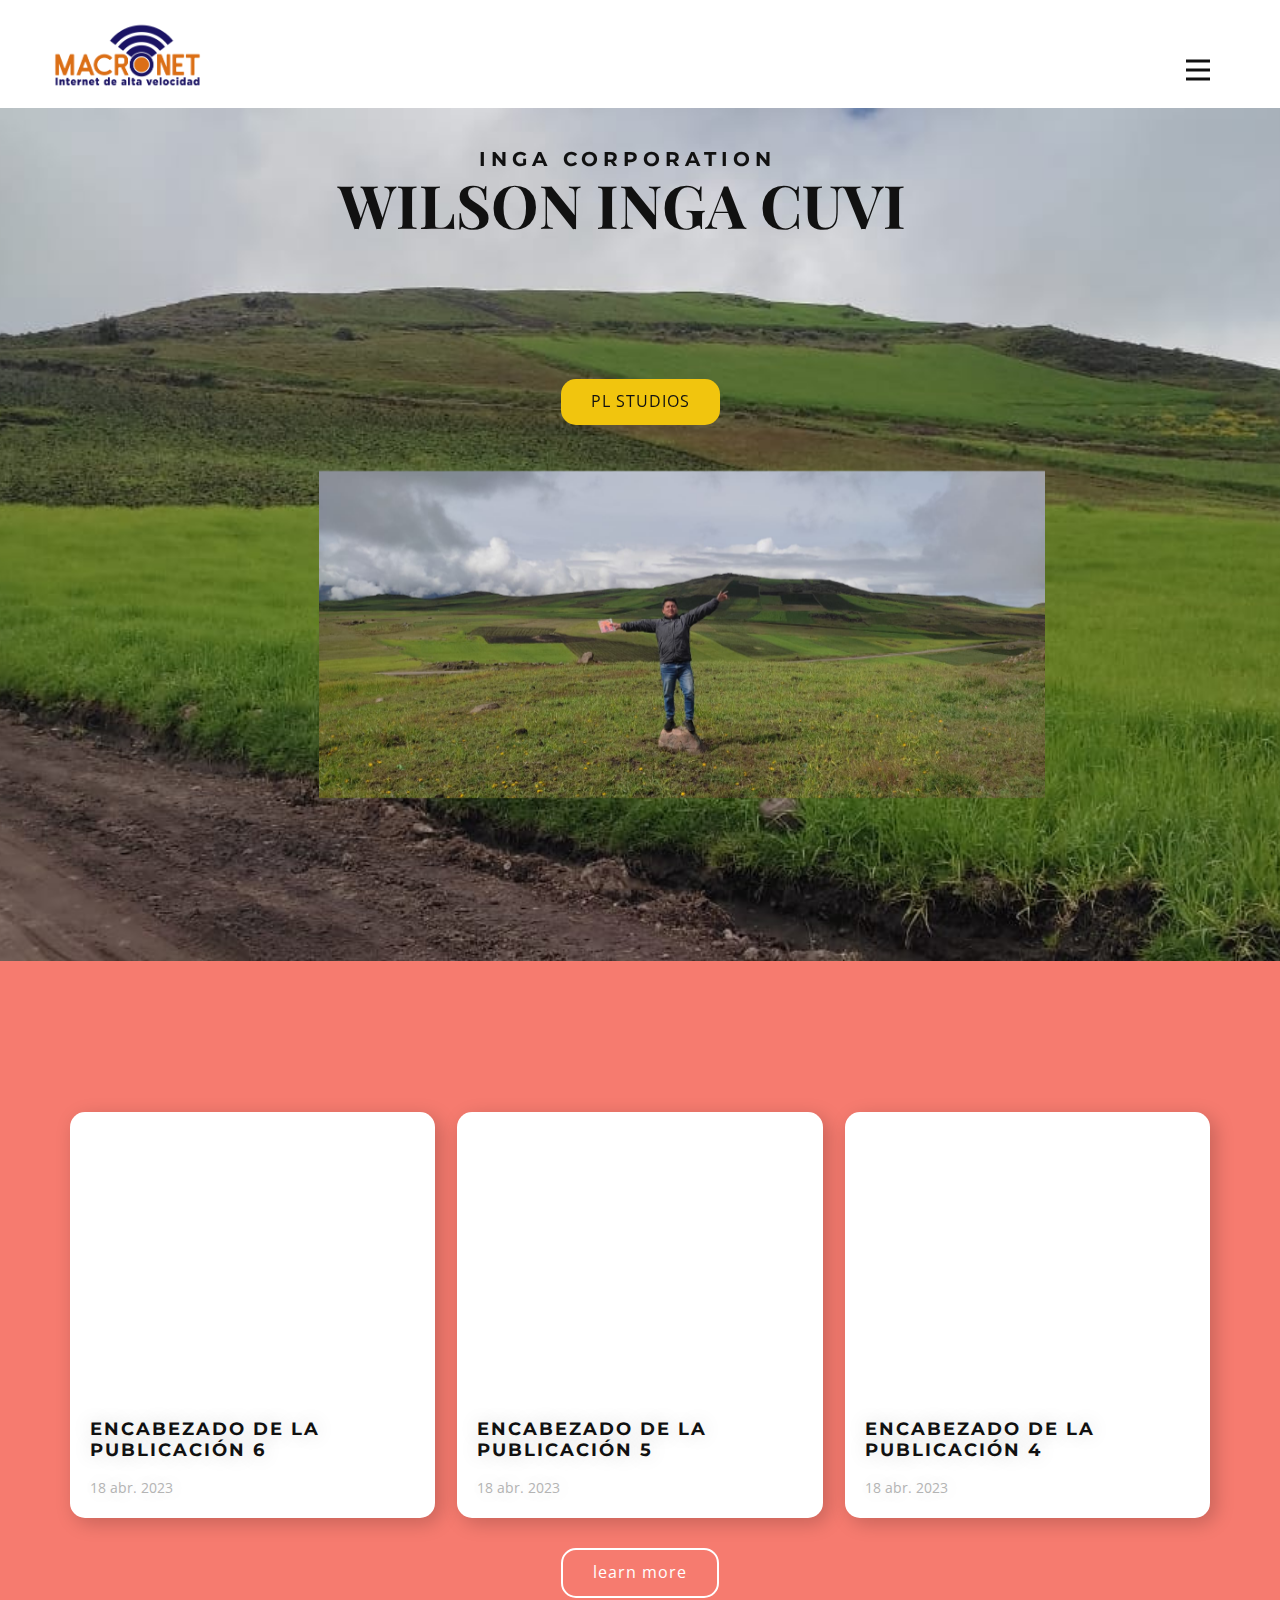
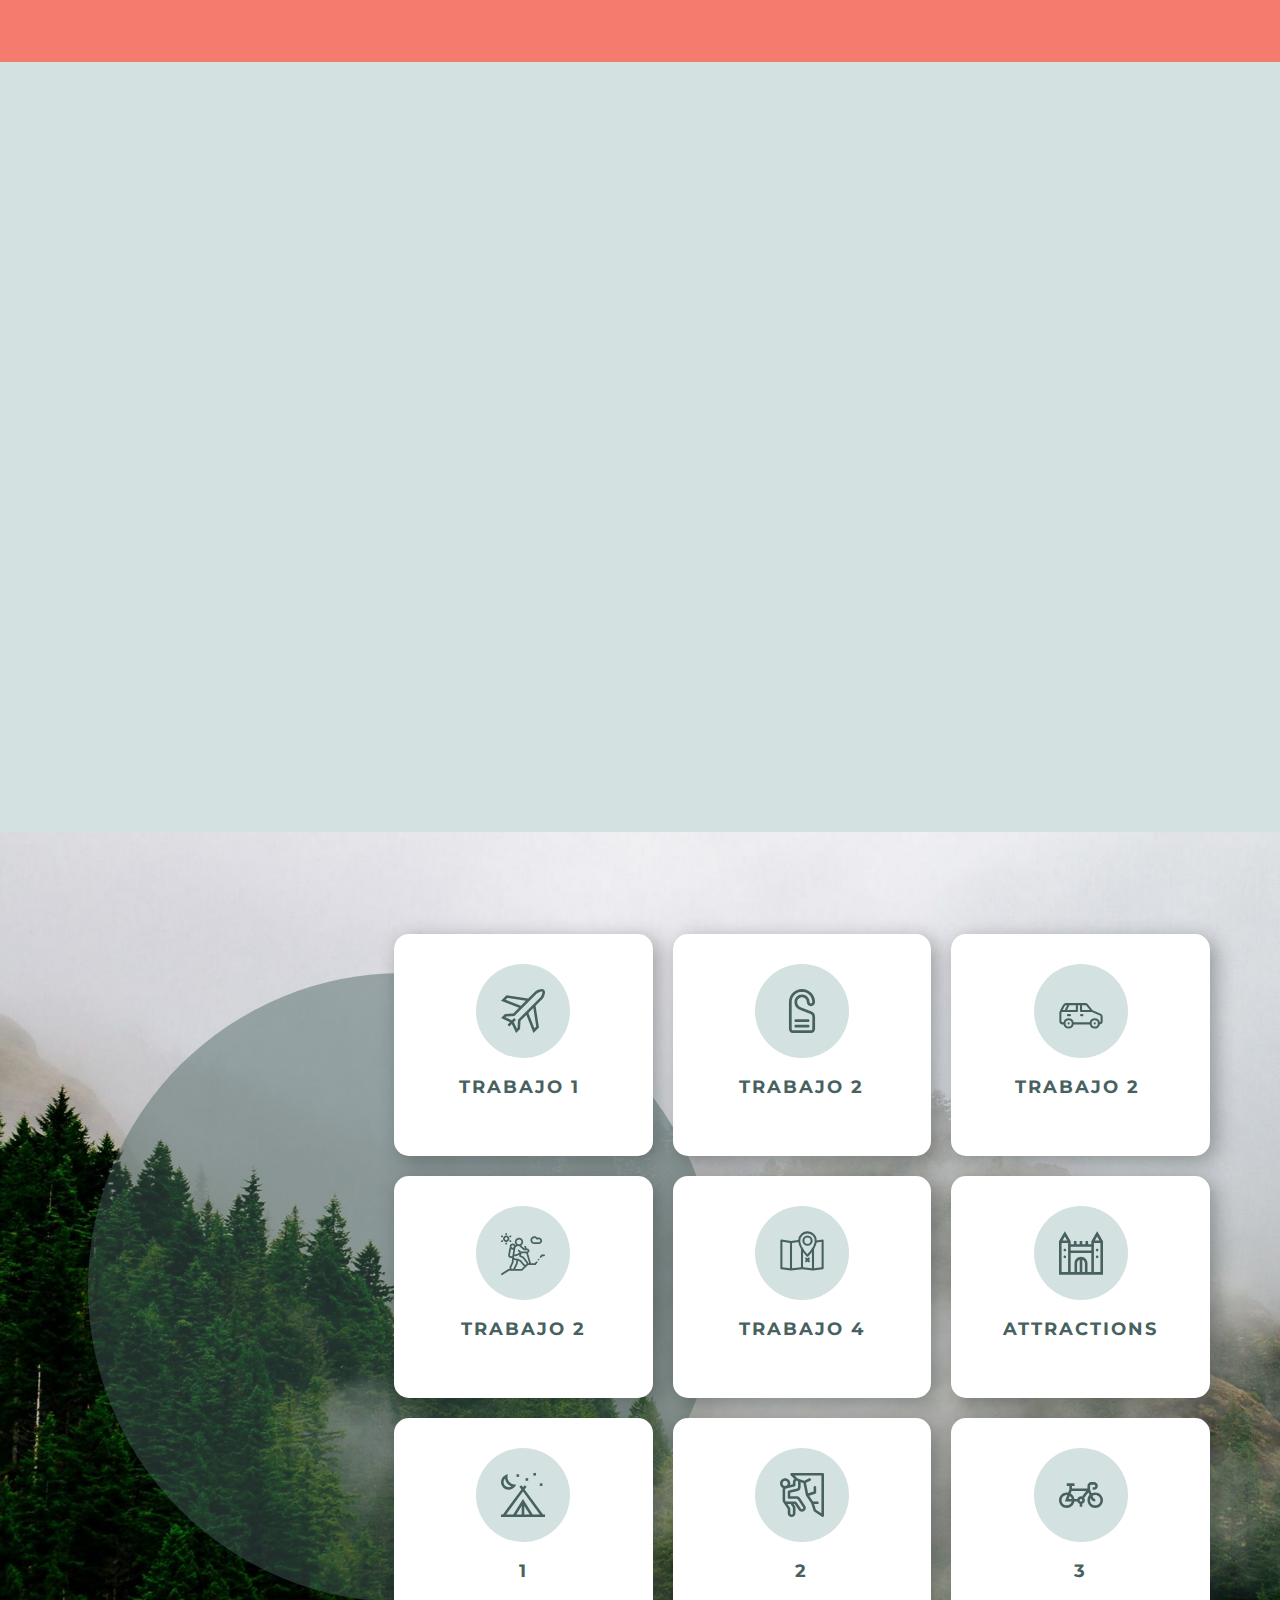
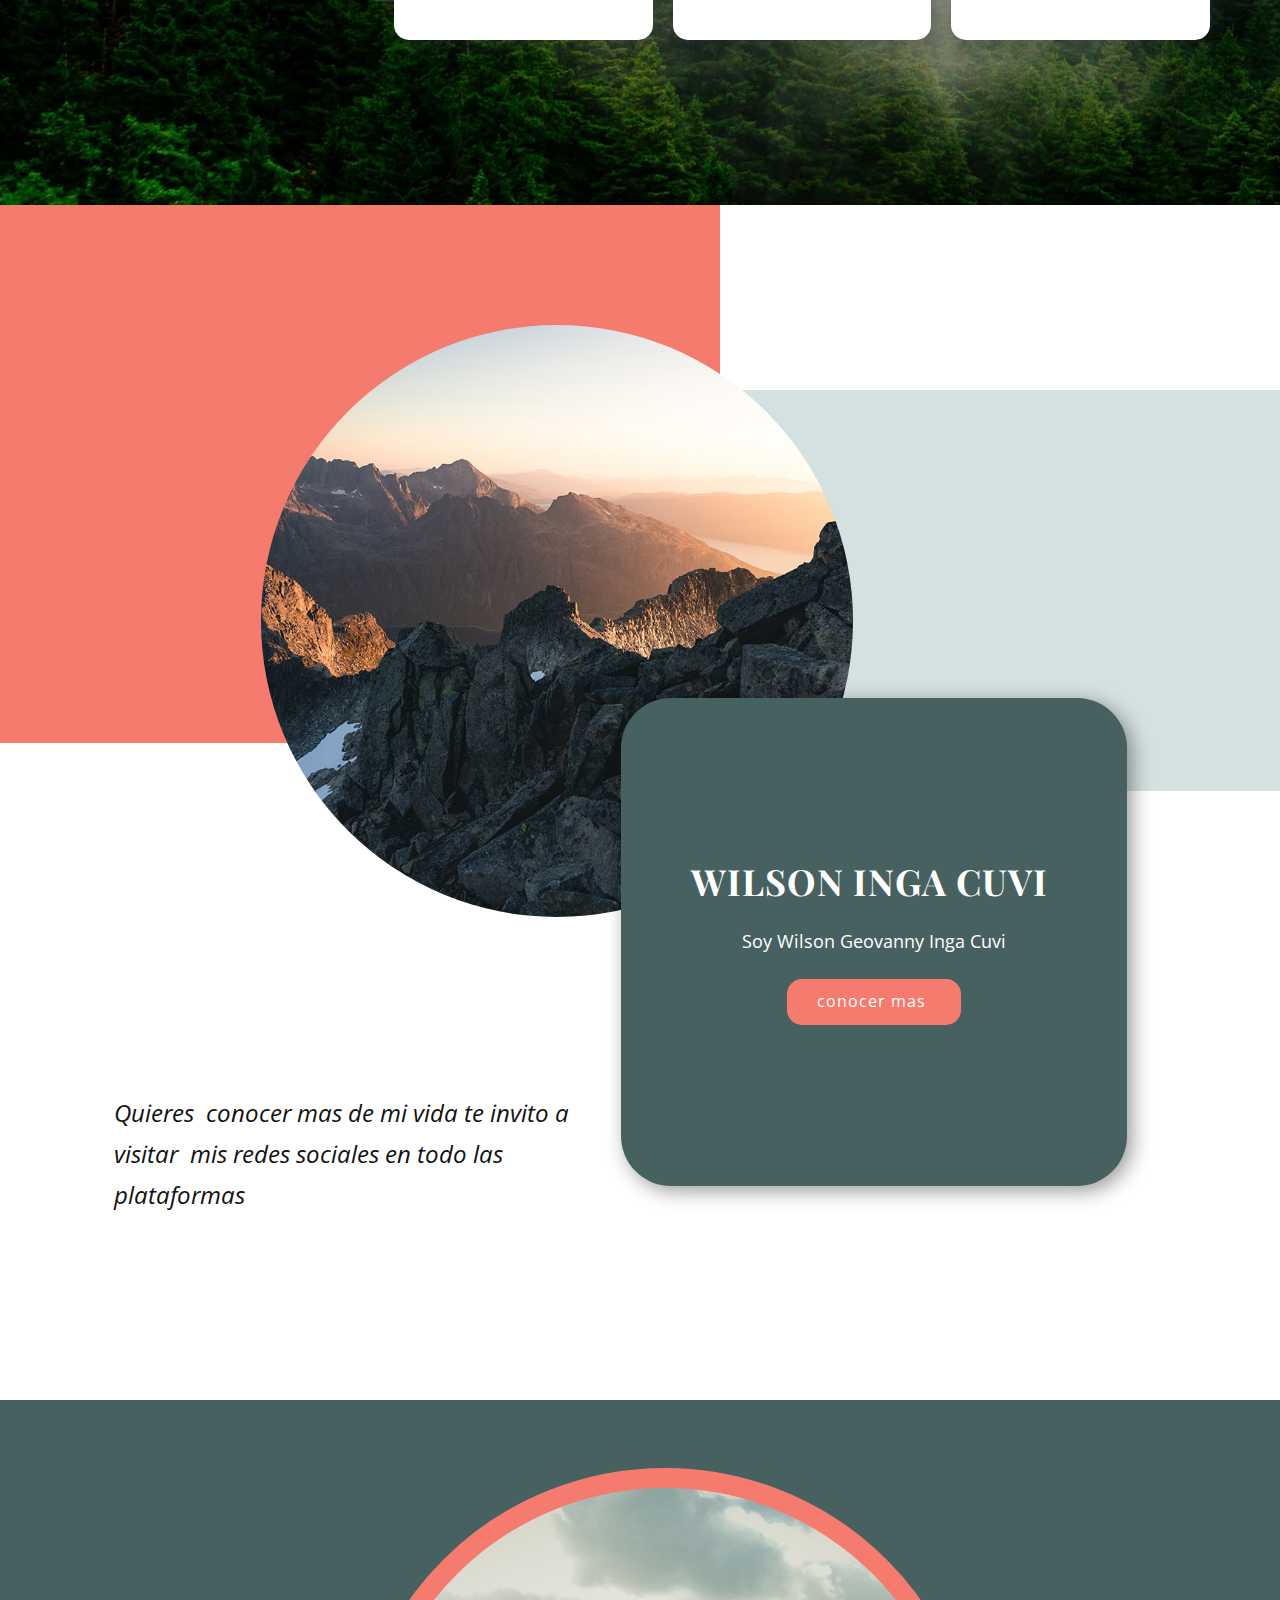
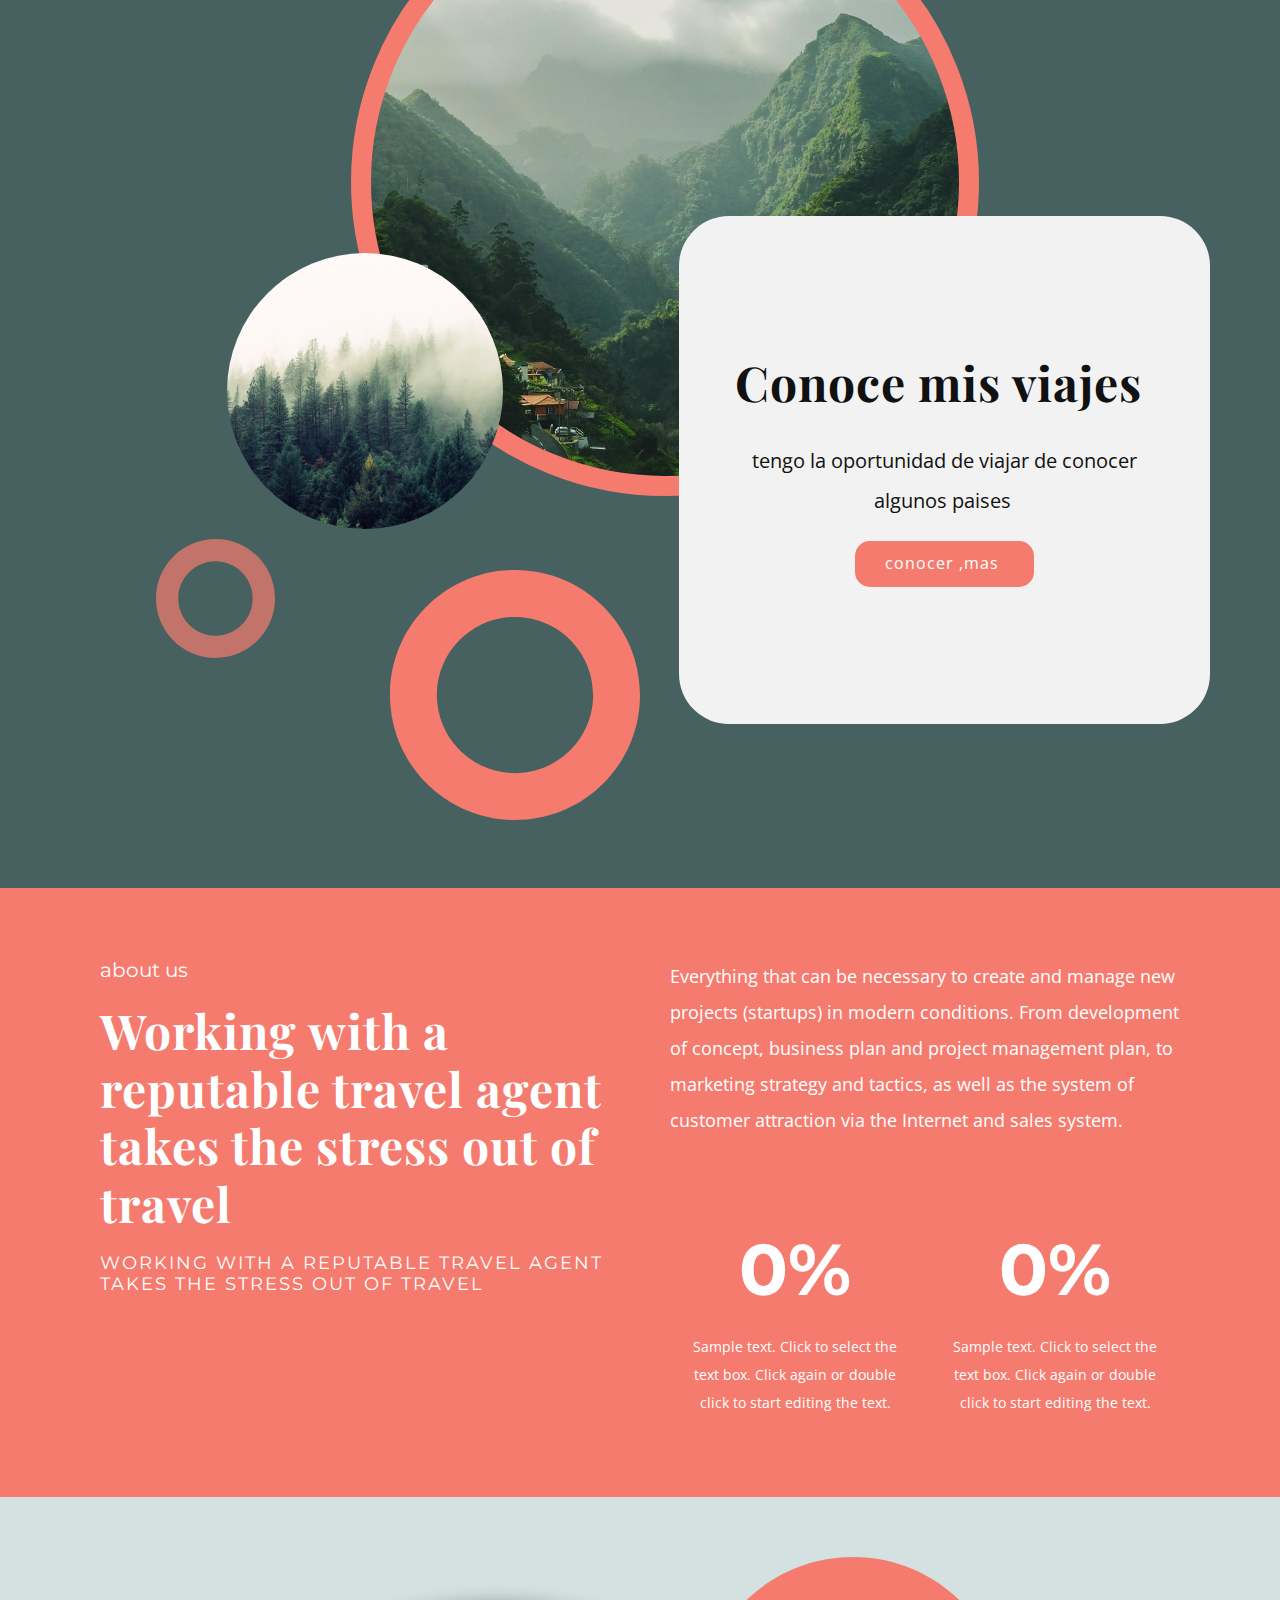
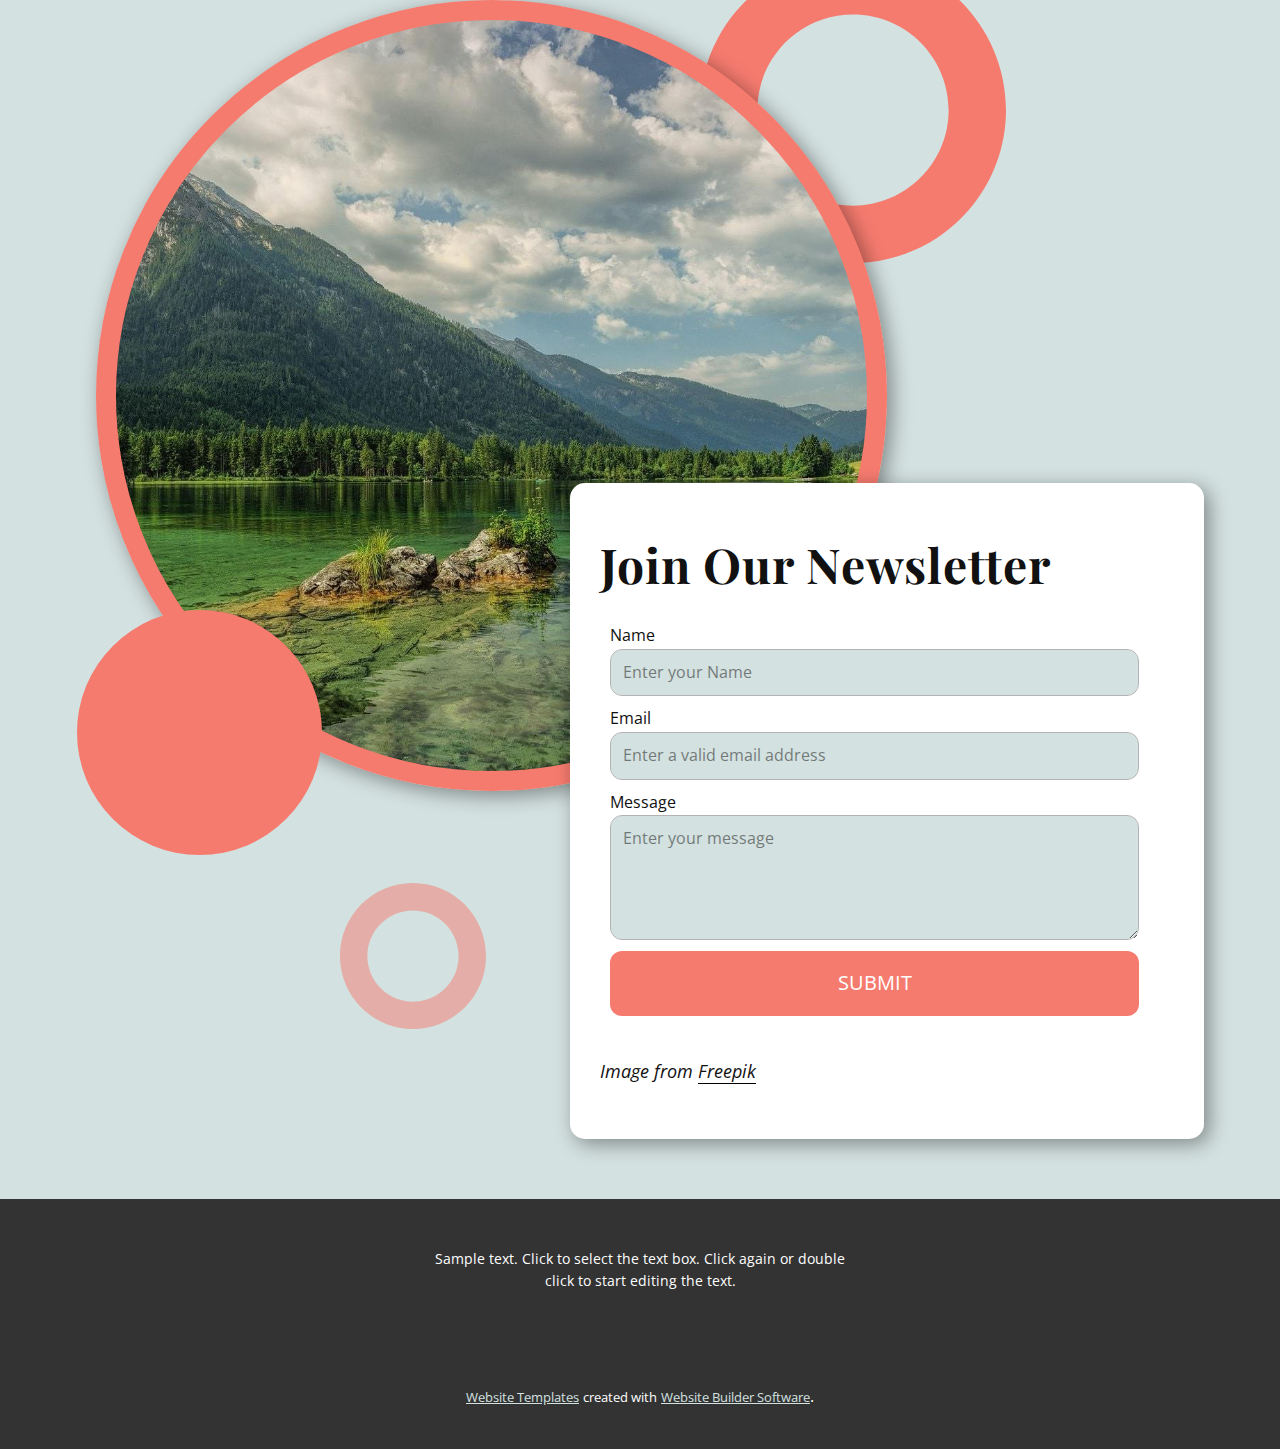
<file: index.html>
<!DOCTYPE html>
<html style="font-size: 16px;" lang="es"><head>
    <meta name="viewport" content="width=device-width, initial-scale=1.0">
    <meta charset="utf-8">
    <meta name="keywords" content="​and everything is perfect, Latest news, ​Travel with​ us, Do something fun, ​Travel with​ us, ​Working with a reputable travel agent takes the stress out of travel, ​Join Our Newsletter">
    <meta name="description" content="">
    <title>MACRO NET</title>
    <link rel="stylesheet" href="nicepage.css" media="screen">
<link rel="stylesheet" href="MACRO-NET.css" media="screen">
    <script class="u-script" type="text/javascript" src="jquery.js" defer=""></script>
    <script class="u-script" type="text/javascript" src="nicepage.js" defer=""></script>
    <meta name="generator" content="Nicepage 5.8.2, nicepage.com">
    <meta name="referrer" content="origin">
    <link id="u-theme-google-font" rel="stylesheet" href="https://fonts.googleapis.com/css?family=Playfair+Display:400,400i,500,500i,600,600i,700,700i,800,800i,900,900i|Open+Sans:300,300i,400,400i,500,500i,600,600i,700,700i,800,800i">
    <link id="u-page-google-font" rel="stylesheet" href="https://fonts.googleapis.com/css?family=Montserrat:100,100i,200,200i,300,300i,400,400i,500,500i,600,600i,700,700i,800,800i,900,900i|Playfair+Display:400,400i,500,500i,600,600i,700,700i,800,800i,900,900i|Playfair+Display:400,400i,500,500i,600,600i,700,700i,800,800i,900,900i">
    
    
    
    
    
    
    
    
    
    <script type="application/ld+json">{
		"@context": "http://schema.org",
		"@type": "Organization",
		"name": "hoja de vida",
		"logo": "images/MACRO-NET-LOGO-MINUSCULAS-SIN-FONDO.png"
}</script>
    <meta name="theme-color" content="#476160">
    <meta property="og:title" content="MACRO NET">
    <meta property="og:type" content="website">
  <meta data-intl-tel-input-cdn-path="intlTelInput/"></head>
  <body data-home-page="MACRO-NET.html" data-home-page-title="MACRO NET" class="u-body u-xl-mode" data-lang="es"><header class="u-clearfix u-header u-header" id="sec-a7b1"><div class="u-clearfix u-sheet u-sheet-1">
        <a href="https://nicepage.com" class="u-image u-logo u-image-1" data-image-width="1366" data-image-height="768">
          <img src="images/MACRO-NET-LOGO-MINUSCULAS-SIN-FONDO.png" class="u-logo-image u-logo-image-1">
        </a>
        <nav class="u-menu u-menu-hamburger u-offcanvas u-menu-1" data-responsive-from="XL">
          <div class="menu-collapse" style="font-size: 1rem; letter-spacing: 0px;" wfd-invisible="true">
            <a class="u-button-style u-custom-left-right-menu-spacing u-custom-padding-bottom u-custom-top-bottom-menu-spacing u-nav-link u-text-active-palette-1-base u-text-hover-palette-2-base" href="#">
              <svg class="u-svg-link" viewBox="0 0 24 24"><use xmlns:xlink="http://www.w3.org/1999/xlink" xlink:href="#menu-hamburger"></use></svg>
              <svg class="u-svg-content" version="1.1" id="menu-hamburger" viewBox="0 0 16 16" x="0px" y="0px" xmlns:xlink="http://www.w3.org/1999/xlink" xmlns="http://www.w3.org/2000/svg"><g><rect y="1" width="16" height="2"></rect><rect y="7" width="16" height="2"></rect><rect y="13" width="16" height="2"></rect>
</g></svg>
            </a>
          </div>
          <div class="u-nav-container">
            <ul class="u-nav u-unstyled u-nav-1"><li class="u-nav-item"><a class="u-button-style u-nav-link u-text-active-palette-1-base u-text-hover-palette-2-base" href="MACRO-NET.html" style="padding: 10px 20px;">MACRO NET</a>
</li><li class="u-nav-item"><a class="u-button-style u-nav-link u-text-active-palette-1-base u-text-hover-palette-2-base" href="Copia-de-Casa.html" style="padding: 10px 20px;">Copia de Casa</a>
</li><li class="u-nav-item"><a class="u-button-style u-nav-link u-text-active-palette-1-base u-text-hover-palette-2-base" href="Acerca-de.html" style="padding: 10px 20px;">Acerca de</a>
</li><li class="u-nav-item"><a class="u-button-style u-nav-link u-text-active-palette-1-base u-text-hover-palette-2-base" href="Contacto.html" style="padding: 10px 20px;">Contacto</a>
</li></ul>
          </div>
          <div class="u-nav-container-collapse" wfd-invisible="true">
            <div class="u-black u-container-style u-inner-container-layout u-opacity u-opacity-95 u-sidenav">
              <div class="u-inner-container-layout u-sidenav-overflow">
                <div class="u-menu-close"></div>
                <ul class="u-align-center u-nav u-popupmenu-items u-unstyled u-nav-2"><li class="u-nav-item"><a class="u-button-style u-nav-link" href="MACRO-NET.html" style="padding: 10px 20px;">MACRO NET</a>
</li><li class="u-nav-item"><a class="u-button-style u-nav-link" href="Copia-de-Casa.html" style="padding: 10px 20px;">Copia de Casa</a>
</li><li class="u-nav-item"><a class="u-button-style u-nav-link" href="Acerca-de.html" style="padding: 10px 20px;">Acerca de</a>
</li><li class="u-nav-item"><a class="u-button-style u-nav-link" href="Contacto.html" style="padding: 10px 20px;">Contacto</a>
</li></ul>
              </div>
            </div>
            <div class="u-black u-menu-overlay u-opacity u-opacity-70" wfd-invisible="true"></div>
          </div>
        </nav>
      </div></header>
    <section class="u-align-center u-clearfix u-image u-section-1" id="carousel_bb64" data-image-width="1280" data-image-height="576">
      <div class="u-clearfix u-sheet u-sheet-1">
        <h3 class="u-custom-font u-font-montserrat u-text u-text-default u-text-1" data-animation-name="customAnimationIn" data-animation-duration="1750" data-animation-delay="500">INGA CORPORATION</h3>
        <h1 class="u-custom-font u-font-playfair-display u-text u-text-default u-title u-text-2" data-animation-name="customAnimationIn" data-animation-duration="1750" data-animation-delay="0">WILSON INGA CUVI&nbsp;</h1>
        <a href="https://www.youtube.com/@PLSTUDIOSWILSON-INGA-CUVI" class="u-active-palette-4-light-1 u-border-none u-btn u-btn-round u-button-style u-hover-palette-4-light-1 u-palette-3-base u-radius-15 u-btn-1" data-animation-name="customAnimationIn" data-animation-duration="1750" data-animation-delay="500" target="_blank">PL STUDIOS</a>
        <img src="images/1.jpeg" alt="" class="u-image u-image-contain u-image-default u-image-1" data-image-width="1600" data-image-height="720">
      </div>
    </section>
    <section class="u-align-center u-clearfix u-palette-4-base u-section-2" id="carousel_be38">
      <div class="u-clearfix u-sheet u-valign-middle u-sheet-1">
        <h2 class="u-text u-text-default u-text-1" data-animation-name="customAnimationIn" data-animation-duration="1750" data-animation-delay="500">NUESTROS CLIENTES&nbsp;</h2><!--blog--><!--blog_options_json--><!--{"type":"Recent","source":"","tags":"","count":""}--><!--/blog_options_json-->
        <div class="u-blog u-expanded-width u-blog-1">
          <div class="u-repeater u-repeater-1"><!--blog_post-->
            <div class="u-align-left u-blog-post u-container-style u-radius-15 u-repeater-item u-shape-round u-video-cover u-white u-repeater-item-1">
              <div class="u-container-layout u-similar-container u-valign-top u-container-layout-1">
                <a class="u-post-header-link" href="blog/enviar-5.html"><!--blog_post_image-->
                  <img alt="" class="u-blog-control u-expanded-width-xs u-image u-image-default u-image-1" src="images/COLTA.jpg" data-image-width="800" data-image-height="447" data-animation-name="customAnimationIn" data-animation-duration="1750" data-animation-delay="500"><!--/blog_post_image-->
                </a><!--blog_post_header-->
                <h4 class="u-blog-control u-text u-text-body-color u-text-default u-text-2">
                  <a class="u-post-header-link" href="blog/enviar-5.html">Encabezado de la Publicación 6</a>
                </h4><!--/blog_post_header--><!--blog_post_metadata-->
                <div class="u-blog-control u-metadata u-text-grey-30 u-metadata-1"><!--blog_post_metadata_date-->
                  <span class="u-meta-date u-meta-icon">18 abr. 2023</span><!--/blog_post_metadata_date--><!--blog_post_metadata_comments-->
                  <!--/blog_post_metadata_comments-->
                </div><!--/blog_post_metadata-->
              </div>
            </div><div class="u-align-left u-blog-post u-container-style u-radius-15 u-repeater-item u-shape-round u-video-cover u-white u-repeater-item-2">
              <div class="u-container-layout u-similar-container u-valign-top u-container-layout-2">
                <a class="u-post-header-link" href="blog/enviar-4.html"><!--blog_post_image-->
                  <img alt="" class="u-blog-control u-expanded-width-xs u-image u-image-default u-image-2" src="images/GUAMOTE.jpg" data-image-width="560" data-image-height="420" data-animation-name="customAnimationIn" data-animation-duration="1750" data-animation-delay="500"><!--/blog_post_image-->
                </a><!--blog_post_header-->
                <h4 class="u-blog-control u-text u-text-body-color u-text-default u-text-3">
                  <a class="u-post-header-link" href="blog/enviar-4.html">Encabezado de la Publicación 5</a>
                </h4><!--/blog_post_header--><!--blog_post_metadata-->
                <div class="u-blog-control u-metadata u-text-grey-30 u-metadata-2"><!--blog_post_metadata_date-->
                  <span class="u-meta-date u-meta-icon">18 abr. 2023</span><!--/blog_post_metadata_date--><!--blog_post_metadata_comments-->
                  <!--/blog_post_metadata_comments-->
                </div><!--/blog_post_metadata-->
              </div>
            </div><div class="u-align-left u-blog-post u-container-style u-radius-15 u-repeater-item u-shape-round u-video-cover u-white u-repeater-item-3">
              <div class="u-container-layout u-similar-container u-valign-top u-container-layout-3">
                <a class="u-post-header-link" href="blog/enviar-3.html"><!--blog_post_image-->
                  <img alt="" class="u-blog-control u-expanded-width-xs u-image u-image-default u-image-3" src="images/ALAUSI.jpg" data-animation-name="customAnimationIn" data-animation-duration="1750" data-animation-delay="500" data-image-width="675" data-image-height="450"><!--/blog_post_image-->
                </a><!--blog_post_header-->
                <h4 class="u-blog-control u-text u-text-body-color u-text-default u-text-4">
                  <a class="u-post-header-link" href="blog/enviar-3.html">Encabezado de la Publicación 4</a>
                </h4><!--/blog_post_header--><!--blog_post_metadata-->
                <div class="u-blog-control u-metadata u-text-grey-30 u-metadata-3"><!--blog_post_metadata_date-->
                  <span class="u-meta-date u-meta-icon">18 abr. 2023</span><!--/blog_post_metadata_date--><!--blog_post_metadata_comments-->
                  <!--/blog_post_metadata_comments-->
                </div><!--/blog_post_metadata-->
              </div>
            </div><!--/blog_post--><!--blog_post-->
            <!--/blog_post--><!--blog_post-->
            <!--/blog_post-->
          </div>
        </div><!--/blog-->
        <a href="https://nicepage.me" class="u-active-white u-border-2 u-border-active-white u-border-hover-white u-border-white u-btn u-btn-round u-button-style u-hover-white u-none u-radius-15 u-text-active-palette-4-base u-text-body-alt-color u-text-hover-palette-4-base u-btn-1">learn more</a>
      </div>
    </section>
    <section class="u-clearfix u-palette-1-light-2 u-section-3" id="carousel_168a">
      <div class="u-clearfix u-sheet u-sheet-1">
        <div class="u-container-style u-group u-radius-50 u-shape-round u-white u-group-1" data-animation-name="customAnimationIn" data-animation-duration="1750" data-animation-delay="500">
          <div class="u-container-layout u-container-layout-1">
            <div alt="" class="u-image u-image-circle u-image-1" data-image-width="512" data-image-height="512" data-animation-name="customAnimationIn" data-animation-duration="1750" data-animation-delay="500"></div>
            <div class="u-palette-4-base u-shape u-shape-circle u-shape-1" data-animation-name="fadeIn" data-animation-duration="1000" data-animation-direction="Left"></div>
            <h2 class="u-align-left u-text u-text-default u-text-1"> Quienes somos ?</h2>
            <p class="u-align-justify u-text u-text-2"> Somos una empresa Riobambeña&nbsp;encargada en brindar el mejor&nbsp;servicio de Internet, nuestro propósito es&nbsp;conectar&nbsp;al&nbsp;País mediante la red de&nbsp;Fibra Óptica, ofreciendo un servicio de calidad a través de un&nbsp;equipo de profesionales&nbsp;comprometidos en entregarte&nbsp;&nbsp;la mejor experiencia por medio del servicio que ofrecemos.</p>
            <a href="https://nicepage.studio" class="u-active-palette-4-light-1 u-btn u-btn-round u-button-style u-hover-palette-4-light-1 u-palette-4-base u-radius-15 u-btn-1">Conocer más.</a>
          </div>
        </div>
      </div>
    </section>
    <section class="u-clearfix u-image u-section-4" id="carousel_adab" data-image-width="1980" data-image-height="1320">
      <div class="u-clearfix u-sheet u-valign-middle-md u-valign-middle-sm u-sheet-1">
        <div class="u-opacity u-opacity-45 u-palette-1-base u-shape u-shape-circle u-shape-1"></div>
        <div class="u-list u-list-1">
          <div class="u-repeater u-repeater-1">
            <div class="u-align-center u-container-style u-list-item u-radius-15 u-repeater-item u-shape-round u-video-cover u-white u-list-item-1">
              <div class="u-container-layout u-similar-container u-valign-top u-container-layout-1"><span class="u-icon u-icon-circle u-palette-1-light-2 u-text-palette-1-base u-icon-1"><svg class="u-svg-link" preserveAspectRatio="xMidYMin slice" viewBox="0 0 512 512" style=""><use xmlns:xlink="http://www.w3.org/1999/xlink" xlink:href="#svg-d9e1"></use></svg><svg class="u-svg-content" viewBox="0 0 512 512" x="0px" y="0px" id="svg-d9e1" style="enable-background:new 0 0 512 512;"><g><g><path d="M501.905,10.593C489.743-1.57,468.721-2.766,441.099,7.133c-18.995,6.81-38.919,18.222-48.451,27.754l-76.55,76.55    L64.116,71.859L0,135.975l209.501,82.059l-67.266,67.266l-95.472,5.591L0.984,336.67l103.609,49.994L75.567,415.69l21.24,21.24    l28.987-28.987l50.043,103.56l45.768-45.769l5.592-95.472l68.395-68.395l82.043,209.459l64.115-64.116l-39.57-251.933    l75.43-75.431c9.532-9.531,20.945-29.455,27.755-48.451C515.264,43.781,514.068,22.754,501.905,10.593z M53.706,124.751    l20.846-20.846l215.268,33.811l-57.136,57.136L53.706,124.751z M409.705,436.776l-20.845,20.846l-70.087-178.935l57.128-57.128    L409.705,436.776z M477.088,61.262c-5.739,16.012-15.224,31.853-20.718,37.347L197.88,357.101l-5.592,95.472l-7.797,7.797    l-36.202-74.918l26.113-26.113l-21.24-21.24l-26.07,26.068L52.137,328l7.788-7.788l95.472-5.591L413.888,56.128    c5.495-5.495,21.336-14.977,37.348-20.718c18.176-6.516,27.82-5.186,29.429-3.577C482.272,33.441,483.604,43.083,477.088,61.262z"></path>
</g>
</g></svg></span>
                <h4 class="u-text u-text-1">TRABAJO 1&nbsp;</h4>
              </div>
            </div>
            <div class="u-align-center u-container-style u-list-item u-radius-15 u-repeater-item u-shape-round u-video-cover u-white u-list-item-2">
              <div class="u-container-layout u-similar-container u-valign-top u-container-layout-2"><span class="u-icon u-icon-circle u-palette-1-light-2 u-text-palette-1-base u-icon-2"><svg class="u-svg-link" preserveAspectRatio="xMidYMin slice" viewBox="0 0 512.034 512.034" style=""><use xmlns:xlink="http://www.w3.org/1999/xlink" xlink:href="#svg-43ca"></use></svg><svg class="u-svg-content" viewBox="0 0 512.034 512.034" id="svg-43ca"><g><path d="m360.017 512.034h-208c-26.467 0-48-21.533-48-48v-312c0-40.605 15.81-78.777 44.517-107.484 59.395-59.396 155.563-59.405 214.967 0 28.407 28.407 44.215 66.172 44.512 106.339.199 26.869-21.144 48.915-47.575 49.142-26.798.172-48.42-21.36-48.42-47.998 0-31.252-25.551-56.22-56.194-56-45.531.161-72.238 52.974-44.564 93.296 7.356 10.705 17.652 18.83 29.77 23.489l125.962 48.452c24.539 9.437 41.026 33.441 41.026 59.733v143.03c-.001 26.468-21.534 48.001-48.001 48.001zm-104-480c-66.329 0-120 53.66-120 120v312c0 8.822 7.178 16 16 16h208c8.822 0 16-7.178 16-16v-143.03c0-13.146-8.244-25.147-20.513-29.866l-125.961-48.45c-38.879-14.948-62.414-52.704-61.513-90.975.733-48.068 39.455-87.506 87.681-87.678 48.814-.227 88.307 39.408 88.307 88 0 8.999 7.383 16.11 16.145 15.999 8.66-.074 15.919-7.817 15.852-16.907-.487-65.765-53.83-119.093-119.998-119.093z"></path><path d="m327.017 384.034h-143c-8.836 0-16-7.164-16-16s7.164-16 16-16h143c8.836 0 16 7.164 16 16s-7.163 16-16 16z"></path><path d="m327.017 448.034h-143c-8.836 0-16-7.164-16-16s7.164-16 16-16h143c8.836 0 16 7.164 16 16s-7.163 16-16 16z"></path>
</g></svg></span>
                <h4 class="u-text u-text-2">TRABAJO 2</h4>
              </div>
            </div>
            <div class="u-align-center u-container-style u-list-item u-radius-15 u-repeater-item u-shape-round u-video-cover u-white u-list-item-3">
              <div class="u-container-layout u-similar-container u-valign-top u-container-layout-3"><span class="u-icon u-icon-circle u-palette-1-light-2 u-text-palette-1-base u-icon-3"><svg class="u-svg-link" preserveAspectRatio="xMidYMin slice" viewBox="0 0 512 512" style=""><use xmlns:xlink="http://www.w3.org/1999/xlink" xlink:href="#svg-63c2"></use></svg><svg class="u-svg-content" viewBox="0 0 512 512" id="svg-63c2"><g id="_02-car"><g id="linear_color"><path d="M484.973,287.049l-93.5-40.877L335.52,177.311A35.824,35.824,0,0,0,307.58,164H83.78a43.76,43.76,0,0,0-39.353,24.323L8.642,259.884A44.279,44.279,0,0,0,4,279.55V376a36.04,36.04,0,0,0,36,36H53.207a60.006,60.006,0,0,0,117.586,0H357.208a60,60,0,0,0,117.606-.12A36.041,36.041,0,0,0,508,376V320.63A36.168,36.168,0,0,0,484.973,287.049ZM316.887,192.438,358.786,244H268V188h39.58A11.927,11.927,0,0,1,316.887,192.438ZM196,188v56H94.08l26.909-56ZM65.893,199.057A19.891,19.891,0,0,1,83.78,188H94.362L67.453,244H43.418ZM112,436a36,36,0,1,1,36-36A36.04,36.04,0,0,1,112,436Zm304,0a36,36,0,1,1,36-36A36.04,36.04,0,0,1,416,436Zm68-60a12.013,12.013,0,0,1-9.278,11.677A60,60,0,0,0,357.208,388H170.793a60.006,60.006,0,0,0-117.586,0H40a12.013,12.013,0,0,1-12-12V279.55a20.147,20.147,0,0,1,2.113-8.943l1.3-2.607H208a12,12,0,0,0,12-12V188h24v68a12,12,0,0,0,12,12H381.491l94.132,41.155q.294.129.594.241A12.053,12.053,0,0,1,484,320.63Z"></path><circle cx="112" cy="400" r="12"></circle><circle cx="416" cy="400" r="12"></circle><path d="M272,292H257a12,12,0,0,0,0,24h15a12,12,0,0,0,0-24Z"></path><path d="M128,292H104a12,12,0,0,0,0,24h24a12,12,0,0,0,0-24Z"></path>
</g>
</g></svg></span>
                <h4 class="u-text u-text-3">TRABAJO 2&nbsp;<br>
                </h4>
              </div>
            </div>
            <div class="u-align-center u-container-style u-list-item u-radius-15 u-repeater-item u-shape-round u-video-cover u-white u-list-item-4">
              <div class="u-container-layout u-similar-container u-valign-top u-container-layout-4"><span class="u-icon u-icon-circle u-palette-1-light-2 u-text-palette-1-base u-icon-4"><svg class="u-svg-link" preserveAspectRatio="xMidYMin slice" viewBox="0 -11 512.00039 512" style=""><use xmlns:xlink="http://www.w3.org/1999/xlink" xlink:href="#svg-c652"></use></svg><svg class="u-svg-content" viewBox="0 -11 512.00039 512" id="svg-c652"><path d="m502 251.8125h-25.222656c-3.082032 0-5.992188 1.421875-7.886719 3.851562l-15.210937 19.503907c-3.398438 4.355469-2.621094 10.636719 1.734374 14.035156 1.828126 1.425781 3.992188 2.113281 6.144532 2.113281 2.976562 0 5.917968-1.320312 7.890625-3.847656l12.210937-15.652344h20.339844c5.523438 0 10-4.476562 10-10 0-5.523437-4.476562-10.003906-10-10.003906zm0 0"></path><path d="m420.53125 333.921875c-4.355469-3.394531-10.636719-2.621094-14.035156 1.734375l-14.0625 18.03125h-43.78125l-34.96875-119.8125c10.195312-3.878906 17.457031-13.75 17.457031-25.289062 0-14.914063-12.132813-27.050782-27.050781-27.050782h-5.683594l-7.246094-24.832031c-1.550781-5.300781-7.105468-8.34375-12.402344-6.796875-5.300781 1.546875-8.34375 7.097656-6.796874 12.398438l5.613281 19.230468h-5.332031l-37.152344-35.457031c.789062-.496094 1.574218-1.007813 2.339844-1.550781 10.574218-7.484375 17.597656-18.636719 19.777343-31.40625 2.183594-12.765625-.738281-25.617188-8.222656-36.1875-7.484375-10.574219-18.636719-17.59375-31.40625-19.777344-26.355469-4.507812-51.460937 13.273438-55.964844 39.628906-2.71875 15.898438 2.683594 31.339844 13.179688 42.082032-2.785157 1.308593-5.402344 2.832031-7.835938 4.550781-4.6875-9.796875-13.753906-17.273438-25.054687-19.300781-8.984375-1.609376-18.050782.40625-25.535156 5.683593-7.648438 5.394531-12.722657 13.511719-14.277344 22.855469-1 5.996094-.425782 11.910156 1.417968 17.300781-.488281.234375-.960937.496094-1.40625.808594-2.179687 1.523437-3.664062 3.855469-4.121093 6.480469l-14.050781 80.671875c-2.527344 14.53125 6.828124 28.402343 20.855468 30.914062l16.839844 3.019531c1.519531.273438 3.027344.40625 4.519531.40625 1.121094 0 2.222657-.097656 3.3125-.242187l-3.117187 47.859375-24.269532 50.058594c-2.300781 4.753906-3.46875 9.835937-3.46875 15.097656 0 5.128906 1.171876 10.109375 3.28125 14.625h-11.609374c-1.90625 0-3.773438.546875-5.378907 1.570312l-80.269531 51.1875c-4.65625 2.96875-6.023438 9.152344-3.054688 13.808594 1.90625 2.988282 5.140626 4.625 8.441407 4.625 1.839843 0 3.699219-.507812 5.367187-1.570312l77.808594-49.621094h38.078125c.652344.039062 1.300781.058594 1.949219.058594.539062 0 1.074218-.03125 1.609375-.058594h106.625c2.5625 0 5.027343-.984375 6.886719-2.75l66.535156-63.214844h26.21875.058594.035156 56.132812c3.078125 0 5.988282-1.421875 7.882813-3.851562l17.066406-21.878906c3.398437-4.359376 2.621094-10.640626-1.734375-14.039063zm-250.183594-36.785156c-3.871094-.664063-8.15625-.949219-11.675781-2.800781-6.222656-3.277344-9.378906-10.222657-8.226563-17.0625.320313-1.894532.648438-3.792969.972657-5.6875 29.007812-1.347657 49.246093-9.503907 62.804687-18.207032l-2.34375 13.71875c-.75 4.394532 1.5 8.757813 5.515625 10.695313l35.597657 17.152343 41.363281 52.214844c5.023437 6.34375 3.953125 15.589844-2.390625 20.613282-6.339844 5.023437-15.585938 3.949218-20.609375-2.390626l-35.75-45.125c-.9375-1.1875-2.136719-2.144531-3.496094-2.800781l-30.128906-14.519531c-.84375-.40625-1.738281-.691406-2.65625-.847656zm139.683594 37.605469-42.796875-54.027344c-.703125-.882813-1.542969-1.632813-2.480469-2.226563-.328125-.207031-.675781-.402343-1.035156-.574219l-30.855469-14.871093 4.683594-27.40625h55.816406l34.453125 118.050781h-10.398437c-.488281-6.6875-2.914063-13.304688-7.386719-18.945312zm-41.792969-133.207032h22.605469c.019531 0 .039062.003906.058594.003906.011718 0 .023437-.003906.035156-.003906h13.152344c3.890625 0 7.050781 3.164063 7.050781 7.050782 0 3.886718-3.160156 7.050781-7.050781 7.050781h-3.039063c-.011719 0-.023437 0-.03125 0h-68.195312l-20.21875-17.425781c-4.1875-3.601563-10.5-3.132813-14.105469 1.050781-3.605469 4.183593-3.136719 10.496093 1.046875 14.101562l15.816406 13.628907c-7.914062 8.21875-25.972656 21.757812-60.484375 24.351562l3.675782-21.503906 6.945312-40.617188c.003906-.027344.003906-.054687.007812-.082031l2.058594-12.046875c1.996094-11.667969 11.949219-23.921875 33.859375-23.921875.503907 0 1.011719.007813 1.53125.019531.082031.003906.167969.003906.25.003906 6.859375 0 13.023438 2.367188 17.347657 6.660157.128906.128906.261718.253906.394531.375l40.382812 38.539062c1.863281 1.777344 4.335938 2.765625 6.90625 2.765625zm-86.910156-101.382812c2.371094-13.867188 14.445313-23.691406 28.066406-23.691406 1.589844 0 3.199219.132812 4.816407.410156 7.5 1.28125 14.050781 5.40625 18.449218 11.617187 4.398438 6.210938 6.117188 13.765625 4.832032 21.265625-2.367188 13.867188-14.445313 23.695313-28.066407 23.691406-1.589843 0-3.199219-.132812-4.816406-.410156-15.484375-2.644531-25.929687-17.398437-23.28125-32.882812zm-59.511719 55.792968c.671875-4.03125 2.828125-7.511718 6.074219-9.800781 2.390625-1.683593 5.167969-2.5625 8.011719-2.5625.820312 0 1.644531.074219 2.46875.222657 7.914062 1.417968 13.234375 9.265624 11.863281 17.488281-.671875 4.03125-2.832031 7.511719-6.078125 9.800781-3.078125 2.171875-6.796875 3-10.476562 2.34375-7.914063-1.421875-13.238282-9.269531-11.863282-17.492188zm3.339844 116.222657-16.839844-3.023438c-3.230468-.578125-5.332031-4.078125-4.683594-7.800781l12.324219-70.765625 28.152344 5.050781-4.746094 27.773438-7.5625 44.21875c-.992187 3.070312-3.84375 5.046875-6.644531 4.546875zm1.714844 146.082031c-5.101563-2.472656-8.269532-7.539062-8.269532-13.222656 0-2.21875.496094-4.367188 1.46875-6.375l25.117188-51.8125c.566406-1.160156.898438-2.421875.980469-3.710938l2.066406-31.691406c7.539063 4.320312 16.527344 5.03125 24.957031 6.476562 1.585938.269532 3.171875.542969 4.757813.8125l-2.25 32.429688-29.226563 60.292969c-2.355468 4.855469-7.058594 7.816406-12.089844 8.207031h-2.269531c-1.773437-.140625-3.546875-.585938-5.242187-1.40625zm110.582031 1.40625h-72.734375l29.820312-61.515625c.207032-.425781.378907-.859375.523438-1.304687.242188-.753907.398438-1.550782.457031-2.375l2.175781-31.386719 23.660157 11.402343 34.324219 43.324219c3.945312 4.980469 8.996093 8.578125 14.527343 10.734375zm0 0"></path><path d="m388.351562 129.78125h51.164063c21.171875 0 38.398437-17.226562 38.398437-38.402344 0-21.171875-17.226562-38.398437-38.398437-38.398437-5.113281 0-10.144531 1.023437-14.804687 2.96875-8.554688-11.125-21.910157-17.902344-36.359376-17.902344-25.292968 0-45.867187 20.574219-45.867187 45.867187 0 12.25 4.769531 23.769532 13.433594 32.433594 8.664062 8.664063 20.179687 13.433594 32.433593 13.433594zm0-71.734375c10.304688 0 19.621094 6.109375 23.734376 15.570313 1.257812 2.894531 3.808593 5.027343 6.882812 5.75 3.070312.71875 6.304688-.050782 8.722656-2.082032 3.351563-2.816406 7.4375-4.304687 11.824219-4.304687 10.144531 0 18.398437 8.253906 18.398437 18.398437 0 10.148438-8.253906 18.402344-18.398437 18.402344h-51.164063c-6.910156 0-13.40625-2.691406-18.292968-7.578125-4.886719-4.882813-7.574219-11.378906-7.574219-18.289063 0-14.265624 11.605469-25.867187 25.867187-25.867187zm0 0"></path><path d="m60.460938 104.5625c20.136718 0 36.519531-16.382812 36.519531-36.519531s-16.382813-36.519531-36.519531-36.519531c-9.753907 0-18.925782 3.796874-25.820313 10.695312-6.898437 6.898438-10.699219 16.070312-10.699219 25.824219 0 20.136719 16.386719 36.519531 36.519532 36.519531zm-11.679688-48.199219c3.121094-3.121093 7.269531-4.839843 11.679688-4.839843 9.109374 0 16.519531 7.410156 16.519531 16.519531s-7.410157 16.519531-16.519531 16.519531c-9.105469 0-16.519532-7.410156-16.519532-16.519531 0-4.414063 1.71875-8.5625 4.839844-11.679688zm0 0"></path><path d="m5 47.792969 4.691406 2.707031c1.574219.910156 3.296875 1.34375 4.992188 1.34375 3.457031 0 6.816406-1.792969 8.667968-5.003906 2.761719-4.78125 1.125-10.898438-3.660156-13.660156l-4.691406-2.707032c-4.78125-2.761718-10.898438-1.125-13.660156 3.660156-2.757813 4.78125-1.121094 10.898438 3.660156 13.660157zm0 0"></path><path d="m115.921875 88.738281-4.691406-2.707031c-4.78125-2.761719-10.898438-1.125-13.660157 3.660156-2.761718 4.78125-1.121093 10.898438 3.660157 13.660156l4.691406 2.707032c1.574219.910156 3.292969 1.34375 4.992187 1.34375 3.453126 0 6.816407-1.792969 8.667969-5.003906 2.761719-4.78125 1.121094-10.898438-3.660156-13.660157zm0 0"></path><path d="m10.011719 107.402344c1.695312 0 3.417969-.433594 4.992187-1.34375l4.6875-2.707032c4.785156-2.761718 6.421875-8.875 3.660156-13.660156-2.761718-4.785156-8.875-6.421875-13.660156-3.660156l-4.691406 2.707031c-4.78125 2.761719-6.417969 8.878907-3.660156 13.660157 1.855468 3.210937 5.214844 5.003906 8.671875 5.003906zm0 0"></path><path d="m106.242188 51.84375c1.695312 0 3.414062-.433594 4.988281-1.339844l4.691406-2.710937c4.785156-2.761719 6.421875-8.875 3.660156-13.660157-2.761719-4.78125-8.878906-6.421874-13.660156-3.660156l-4.691406 2.707032c-4.78125 2.761718-6.421875 8.878906-3.660157 13.664062 1.855469 3.207031 5.214844 5 8.671876 5zm0 0"></path><path d="m60.460938 25.691406c5.523437 0 10-4.476562 10-10v-5.691406c0-5.523438-4.476563-10-10-10-5.523438 0-10 4.476562-10 10v5.691406c0 5.523438 4.476562 10 10 10zm0 0"></path><path d="m50.460938 121.324219v5.691406c0 5.523437 4.476562 10 10 10 5.523437 0 10-4.476563 10-10v-5.691406c0-5.523438-4.476563-10-10-10-5.523438 0-10 4.480469-10 10zm0 0"></path><path d="m446.25 306.859375c-1.613281-3.929687-5.714844-6.453125-9.949219-6.144531-4.15625.300781-7.746093 3.222656-8.894531 7.222656-1.152344 4.011719.394531 8.441406 3.78125 10.875 3.339844 2.394531 7.957031 2.460938 11.371094.1875 3.925781-2.605469 5.503906-7.792969 3.691406-12.140625zm0 0"></path></svg></span>
                <h4 class="u-text u-text-4">TRABAJO 2</h4>
              </div>
            </div>
            <div class="u-align-center u-container-style u-list-item u-radius-15 u-repeater-item u-shape-round u-video-cover u-white u-list-item-5">
              <div class="u-container-layout u-similar-container u-valign-top u-container-layout-5"><span class="u-icon u-icon-circle u-palette-1-light-2 u-text-palette-1-base u-icon-5"><svg class="u-svg-link" preserveAspectRatio="xMidYMin slice" viewBox="0 0 512 512" style=""><use xmlns:xlink="http://www.w3.org/1999/xlink" xlink:href="#svg-c49a"></use></svg><svg class="u-svg-content" viewBox="0 0 512 512" id="svg-c49a"><g id="_07-map"><g id="filled_outline"><path d="M503.862,102.935a12,12,0,0,0-9.559-2.814L427.969,109.6a107.995,107.995,0,0,0-215.76-4.217l-84.1,10.513L17.7,100.121A12,12,0,0,0,4,112V432a12,12,0,0,0,10.3,11.879l112,16c.056.008.114.006.17.013a11.891,11.891,0,0,0,1.216.092c.084,0,.169.013.254.013l.057,0a12.055,12.055,0,0,0,1.392-.087c.032,0,.064,0,.1-.006L256,444.093l126.512,15.814c.033,0,.067,0,.1.007A12.227,12.227,0,0,0,384,460c.36,0,.719-.022,1.078-.054.111-.01.222-.023.333-.036.095-.011.191-.017.286-.031l112-16A12,12,0,0,0,508,432V112A12,12,0,0,0,503.862,102.935ZM320,28a84.1,84.1,0,0,1,84,84c0,28.359-13.428,59.43-30.052,87.027-.034.052-.064.108-.1.161-18.829,31.219-41.724,57.975-53.851,71.3-12.105-13.3-34.937-39.985-53.745-71.129-.072-.118-.139-.238-.215-.353C249.422,171.415,236,140.353,236,112A84.1,84.1,0,0,1,320,28Zm52,406.407-104-13V245.065a490.038,490.038,0,0,0,43.515,51.42,12,12,0,0,0,16.97,0A490.038,490.038,0,0,0,372,245.065ZM140,138.593l73.3-9.162c3.884,27.094,16.111,54.712,30.7,79.5v212.48l-104,13ZM28,125.836l88,12.572V434.164L28,421.592ZM484,421.592l-88,12.572V208.927c13.744-23.352,25.392-49.22,29.943-74.8l58.057-8.3Z"></path><path d="M320,319.029l-7.515-7.514a12,12,0,0,0-16.97,16.97L303.029,336l-7.514,7.515a12,12,0,1,0,16.97,16.97L320,352.971l7.515,7.514a12,12,0,0,0,16.97-16.97L336.971,336l7.514-7.515a12,12,0,0,0-16.97-16.97Z"></path><path d="M320,172a60,60,0,1,0-60-60A60.068,60.068,0,0,0,320,172Zm0-96a36,36,0,1,1-36,36A36.04,36.04,0,0,1,320,76Z"></path>
</g>
</g></svg></span>
                <h4 class="u-text u-text-5">TRABAJO 4</h4>
              </div>
            </div>
            <div class="u-align-center u-container-style u-list-item u-radius-15 u-repeater-item u-shape-round u-video-cover u-white u-list-item-6">
              <div class="u-container-layout u-similar-container u-valign-top u-container-layout-6"><span class="u-icon u-icon-circle u-palette-1-light-2 u-text-palette-1-base u-icon-6"><svg class="u-svg-link" preserveAspectRatio="xMidYMin slice" viewBox="0 0 507.851 507.851" style=""><use xmlns:xlink="http://www.w3.org/1999/xlink" xlink:href="#svg-5ad9"></use></svg><svg class="u-svg-content" viewBox="0 0 507.851 507.851" id="svg-5ad9"><g id="XMLID_637_"><path id="XMLID_660_" d="m440.442 3.43-67.409 115.868v32.807h-37.447v-37.052h-30v37.052h-36.661v-37.052h-30v37.052h-36.661v-37.052h-30v37.052h-37.447v-32.807l-67.408-115.868-67.409 115.868v385.123h507.851v-385.123zm26.328 104.914h-52.657l26.328-45.256zm-93.737 73.76v41.88h-238.216v-41.88zm-279.296-73.76h-52.657l26.328-45.256zm11.08 366.077h-74.817v-336.077h74.817zm134.108 0h-30.106v-100.971c0-19.614 12.588-36.336 30.106-42.533zm30 0v-143.504c17.518 6.197 30.106 22.919 30.106 42.533v100.971zm60.107 0v-100.971c0-41.414-33.692-75.107-75.106-75.107s-75.106 33.693-75.106 75.107v100.971h-44.001v-220.437h238.216v220.437zm74.001 0v-336.077h74.817v336.077z"></path><path id="XMLID_702_" d="m67.409 204.34c-7.846 0-15.363 6.899-15 15 .364 8.127 6.591 15 15 15 7.846 0 15.363-6.899 15-15-.364-8.127-6.591-15-15-15z"></path><path id="XMLID_751_" d="m67.409 283.34c-7.846 0-15.363 6.899-15 15 .364 8.127 6.591 15 15 15 7.846 0 15.363-6.899 15-15-.364-8.127-6.591-15-15-15z"></path><path id="XMLID_767_" d="m440.442 204.34c-7.846 0-15.363 6.899-15 15 .364 8.127 6.591 15 15 15 7.846 0 15.363-6.899 15-15-.364-8.127-6.591-15-15-15z"></path><path id="XMLID_776_" d="m440.442 283.34c-7.846 0-15.363 6.899-15 15 .364 8.127 6.591 15 15 15 7.846 0 15.363-6.899 15-15-.364-8.127-6.591-15-15-15z"></path>
</g></svg></span>
                <h4 class="u-text u-text-6">Attractions </h4>
              </div>
            </div>
            <div class="u-align-center u-container-style u-list-item u-radius-15 u-repeater-item u-shape-round u-video-cover u-white u-list-item-7">
              <div class="u-container-layout u-similar-container u-valign-top u-container-layout-7"><span class="u-icon u-icon-circle u-palette-1-light-2 u-text-palette-1-base u-icon-7"><svg class="u-svg-link" preserveAspectRatio="xMidYMin slice" viewBox="0 0 510 510" style=""><use xmlns:xlink="http://www.w3.org/1999/xlink" xlink:href="#svg-0a05"></use></svg><svg class="u-svg-content" viewBox="0 0 510 510" id="svg-0a05"><g><path d="m375 0h30v30h-30z"></path><path d="m450 120h30v30h-30z"></path><path d="m285 60h30v30h-30z"></path><path d="m180 15h30v30h-30z"></path><path d="m90 195c28.704 0 55.933-13.89 72.837-37.156l14.746-20.295-24.857-3.385c-46.641-6.352-81.449-48.575-77.398-96.821l2.095-24.923-22.973 9.888c-33.077 14.237-54.45 46.696-54.45 82.692 0 49.626 40.374 90 90 90zm-43.537-131.3c6.685 42.453 35.401 77.388 74.207 92.826-9.178 5.463-19.766 8.474-30.67 8.474-33.084 0-60-26.916-60-60 0-15.685 6.087-30.362 16.463-41.3z"></path><path d="m487.565 480-213.913-289.412 23.41-31.672-24.125-17.832-17.937 24.268-17.938-24.268-24.125 17.832 23.41 31.672-213.912 289.412h-22.435v30h510v-30zm-232.565-264.176 195.261 264.176h-82.026l-113.235-177.94-113.234 177.94h-82.027zm-15 264.176h-62.675l62.675-98.489zm30-98.489 62.675 98.489h-62.675z"></path>
</g></svg></span>
                <h4 class="u-text u-text-7">1</h4>
              </div>
            </div>
            <div class="u-align-center u-container-style u-list-item u-radius-15 u-repeater-item u-shape-round u-video-cover u-white u-list-item-8">
              <div class="u-container-layout u-similar-container u-valign-top u-container-layout-8"><span class="u-icon u-icon-circle u-palette-1-light-2 u-text-palette-1-base u-icon-8"><svg class="u-svg-link" preserveAspectRatio="xMidYMin slice" viewBox="0 0 512 512" style=""><use xmlns:xlink="http://www.w3.org/1999/xlink" xlink:href="#svg-77ff"></use></svg><svg class="u-svg-content" viewBox="0 0 512 512" x="0px" y="0px" id="svg-77ff" style="enable-background:new 0 0 512 512;"><g><g><path d="M497,0H135c-6.044,0-11.498,3.628-13.834,9.203c-2.337,5.575-1.099,12.007,3.14,16.316l43.741,44.47    C157.097,78.204,150,91.289,150,106v24.865l-32.782,8.194C119.021,133.357,120,127.291,120,121c0-33.084-26.916-60-60-60    S0,87.916,0,121c0,24.139,14.336,44.98,34.935,54.493C31.768,181.684,30,188.668,30,196v120c0,0.01,0.001,0.019,0.001,0.028    c0,8.822,2.632,17.542,7.558,24.933L90,419.624V467c0,24.813,20.187,45,45,45s45-20.187,45-45v-61    c0-8.913-2.613-17.544-7.559-24.961L159.082,361h11.836l46.644,69.966c13.815,20.706,41.794,26.232,62.396,12.478    c20.646-13.756,26.246-41.75,12.483-62.405l-60-90C224.076,278.491,210.08,271,195,271h-75v-39.865l85.922-21.477    C225.986,204.636,240,186.683,240,166v-59.189l32.06,10.687l29.251,141.538c0.401,1.934,1.207,3.788,2.209,5.285l58.886,88.329    l29.364,88.094c1.051,3.152,3.118,5.866,5.878,7.716l91,61c4.576,3.067,10.499,3.396,15.414,0.774    C508.948,507.627,512,502.539,512,497V15C512,6.716,505.284,0,497,0z M30,121c0-16.542,13.458-30,30-30s30,13.458,30,30    s-13.458,30-30,30S30,137.542,30,121z M150,467c0,8.271-6.729,15-15,15s-15-6.729-15-15v-51.918c0-2.961-0.877-5.856-2.52-8.32    L86.973,361h36.054l24.453,36.68c1.648,2.473,2.52,5.35,2.52,8.32V467z M210,166c0,6.896-4.672,12.881-11.357,14.554    l-97.28,24.316C94.685,206.54,90,212.54,90,219.423V286c0,8.284,6.716,15,15,15h90c5.026,0,9.691,2.497,12.48,6.68l59.998,89.997    c4.588,6.886,2.724,16.218-4.167,20.809c-6.88,4.592-16.2,2.715-20.792-4.166l-51.094-76.641c-2.781-4.173-7.465-6.68-12.48-6.68    H75c-8.308,0-15-6.78-15-15V196c0-6.896,4.672-12.881,11.357-14.554l97.281-24.317C175.315,155.46,180,149.46,180,142.577V106    c0-8.271,6.729-15,15-15s15,6.729,15,15V166z M482,468.887l-63.391-42.493L396.812,361H436c8.284,0,15-6.716,15-15    s-6.716-15-15-15h-51.973l-44.653-66.98l71.369-23.79C416.868,238.188,421,232.457,421,226v-60c0-8.284-6.716-15-15-15    s-15,6.716-15,15v49.188l-63.728,21.243L302.04,114.336l50.58-24.876c7.434-3.656,10.496-12.646,6.84-20.08    c-3.655-7.435-12.647-10.495-20.08-6.841l-55.477,27.284l-64.171-21.391c-5.307-3.506-11.392-5.924-17.941-6.919L170.794,30H482    V468.887z"></path>
</g>
</g></svg></span>
                <h4 class="u-text u-text-8">2</h4>
              </div>
            </div>
            <div class="u-align-center u-container-style u-list-item u-radius-15 u-repeater-item u-shape-round u-video-cover u-white u-list-item-9">
              <div class="u-container-layout u-similar-container u-valign-top u-container-layout-9"><span class="u-icon u-icon-circle u-palette-1-light-2 u-text-palette-1-base u-icon-9"><svg class="u-svg-link" preserveAspectRatio="xMidYMin slice" viewBox="0 0 510 510" style=""><use xmlns:xlink="http://www.w3.org/1999/xlink" xlink:href="#svg-d62c"></use></svg><svg class="u-svg-content" viewBox="0 0 510 510" id="svg-d62c"><path d="m420 225c-15.574 0-30.236 3.979-43.027 10.97l-16.973-43.771v-42.199c0-8.271 6.728-15 15-15h30c8.272 0 15 6.729 15 15s-6.728 15-15 15h-15v30h15c24.814 0 45-20.187 45-45s-20.186-45-45-45h-30c-24.814 0-45 20.187-45 45v30h-180v-30h30v-30h-90v30h30v42.281l-12.885 34.358c-55.703-10.77-107.115 32.125-107.115 88.361 0 49.626 40.374 90 90 90 44.516 0 81.58-32.489 88.743-75h33.837c4.527 12.764 14.656 22.893 27.42 27.42v32.58h30v-32.58c17.459-6.192 30-22.865 30-42.42 0-9.705-3.098-18.694-8.343-26.052l48.991-63.69 11.78 30.363c-13.951 15.859-22.428 36.647-22.428 59.379 0 49.626 40.374 90 90 90s90-40.374 90-90-40.374-90-90-90zm-274.605-15h169.143l-47.436 61.667c-23.035-6.442-46.697 6.275-54.521 28.333h-33.837c-4.514-26.789-20.901-49.596-43.548-62.803zm-20.965 55.906c11.504 8.092 20.059 20.105 23.672 34.094h-36.457zm-34.43 109.094c-33.084 0-60-26.916-60-60 0-35.332 30.656-63.433 66.354-59.661l-27.999 74.661h79.746c-6.677 25.849-30.195 45-58.101 45zm165-45c-8.271 0-15-6.729-15-15s6.729-15 15-15c8.272 0 15 6.729 15 15s-6.728 15-15 15zm165 45c-33.084 0-60-26.916-60-60 0-9.053 2.027-17.638 5.633-25.342l.774 1.996c7.825 22.954 29.313 38.346 53.593 38.346v-30c-11.478 0-21.627-7.316-25.257-18.205l-6.781-17.487c9.277-5.884 20.263-9.308 32.038-9.308 33.084 0 60 26.916 60 60s-26.916 60-60 60z"></path></svg></span>
                <h4 class="u-text u-text-9">3</h4>
              </div>
            </div>
          </div>
        </div>
      </div>
    </section>
    <section class="u-clearfix u-section-5" id="carousel_adeb">
      <div class="u-palette-1-light-2 u-shape u-shape-rectangle u-shape-1"></div>
      <div class="u-palette-4-base u-shape u-shape-rectangle u-shape-2"></div>
      <div alt="" class="u-image u-image-circle u-image-1"></div>
      <div class="u-container-style u-group u-palette-1-base u-radius-50 u-shape-round u-group-1">
        <div class="u-container-layout u-valign-middle-lg u-valign-middle-md u-valign-middle-sm u-valign-middle-xl u-container-layout-1">
          <h2 class="u-align-center u-text u-text-body-alt-color u-text-1">WILSON INGA CUVI&nbsp;</h2>
          <p class="u-align-center u-text u-text-2">Soy Wilson Geovanny Inga Cuvi</p>
          <a href="https://nicepage.site" class="u-active-palette-4-light-1 u-border-none u-btn u-btn-round u-button-style u-hover-palette-4-light-1 u-palette-4-base u-radius-15 u-btn-1">conocer mas&nbsp;</a>
        </div>
      </div>
      <div class="u-container-style u-group u-group-2">
        <div class="u-container-layout u-valign-middle u-container-layout-2">
          <p class="u-text u-text-3">Quieres&nbsp; conocer mas de mi vida te invito a visitar&nbsp; mis redes sociales en todo las&nbsp; plataformas&nbsp;</p>
        </div>
      </div>
    </section>
    <section class="u-clearfix u-palette-1-base u-section-6" id="carousel_33e7">
      <div class="u-clearfix u-sheet u-valign-middle u-sheet-1">
        <div class="u-border-20 u-border-palette-4-base u-image u-image-circle u-image-1" data-image-width="1513" data-image-height="1080"></div>
        <div class="u-align-center u-container-style u-expanded-width-md u-expanded-width-sm u-expanded-width-xs u-grey-5 u-group u-radius-50 u-shape-round u-group-1">
          <div class="u-container-layout u-valign-middle u-container-layout-1">
            <h2 class="u-text u-text-body-color u-text-default u-text-1">Conoce mis viajes&nbsp;</h2>
            <p class="u-text u-text-2">tengo la oportunidad de viajar de conocer algunos paises&nbsp;</p>
            <a href="https://nicepage.com/c/blog-posts-website-mockup" class="u-active-palette-4-light-1 u-border-none u-btn u-btn-round u-button-style u-hover-palette-4-light-1 u-palette-4-base u-radius-15 u-btn-1">conocer ,mas&nbsp;</a>
          </div>
        </div>
        <div class="u-image u-image-circle u-image-2" data-image-width="1170" data-image-height="780"></div>
        <div class="u-opacity u-opacity-70 u-shape u-shape-svg u-text-palette-4-base u-shape-1">
          <svg class="u-svg-link" preserveAspectRatio="none" viewBox="0 0 160 160" style=""><use xmlns:xlink="http://www.w3.org/1999/xlink" xlink:href="#svg-1186"></use></svg>
          <svg xmlns="http://www.w3.org/2000/svg" xmlns:xlink="http://www.w3.org/1999/xlink" version="1.1" xml:space="preserve" class="u-svg-content" viewBox="0 0 160 160" x="0px" y="0px" id="svg-1186" style="enable-background:new 0 0 160 160;"><path d="M80,30c27.6,0,50,22.4,50,50s-22.4,50-50,50s-50-22.4-50-50S52.4,30,80,30 M80,0C35.8,0,0,35.8,0,80s35.8,80,80,80
	s80-35.8,80-80S124.2,0,80,0L80,0z"></path></svg>
        </div>
        <div class="u-shape u-shape-svg u-text-palette-4-base u-shape-2">
          <svg class="u-svg-link" preserveAspectRatio="none" viewBox="0 0 160 160" style=""><use xmlns:xlink="http://www.w3.org/1999/xlink" xlink:href="#svg-525f"></use></svg>
          <svg class="u-svg-content" viewBox="0 0 160 160" x="0px" y="0px" id="svg-525f" style="enable-background:new 0 0 160 160;"><path d="M80,30c27.6,0,50,22.4,50,50s-22.4,50-50,50s-50-22.4-50-50S52.4,30,80,30 M80,0C35.8,0,0,35.8,0,80s35.8,80,80,80
	s80-35.8,80-80S124.2,0,80,0L80,0z"></path></svg>
        </div>
      </div>
    </section>
    <section class="u-clearfix u-palette-4-base u-section-7" id="carousel_8e17">
      <div class="u-clearfix u-sheet u-valign-middle u-sheet-1">
        <div class="u-clearfix u-expanded-width u-layout-wrap u-layout-wrap-1">
          <div class="u-layout">
            <div class="u-layout-row">
              <div class="u-container-style u-layout-cell u-size-30 u-layout-cell-1">
                <div class="u-container-layout u-container-layout-1">
                  <h5 class="u-custom-font u-font-montserrat u-text u-text-default u-text-1">about us</h5>
                  <h2 class="u-text u-text-2"> Working with a reputable travel agent takes the stress out of travel</h2>
                  <h4 class="u-custom-font u-font-montserrat u-text u-text-body-alt-color u-text-3"> Working with a reputable travel agent takes the stress out of travel</h4>
                </div>
              </div>
              <div class="u-container-style u-layout-cell u-size-30 u-layout-cell-2">
                <div class="u-container-layout u-container-layout-2">
                  <p class="u-text u-text-default u-text-4"> Everything that can be necessary to create and manage new projects (startups) in modern conditions. From development of concept, business plan and project management plan, to marketing strategy and tactics, as well as the system of customer attraction via the Internet and sales system.</p>
                  <div class="u-expanded-width u-list u-list-1">
                    <div class="u-repeater u-repeater-1">
                      <div class="u-align-center u-container-style u-list-item u-repeater-item">
                        <div class="u-container-layout u-similar-container u-container-layout-3">
                          <h3 class="u-text u-text-5" data-animation-name="counter" data-animation-event="scroll" data-animation-duration="3000">50%</h3>
                          <p class="u-text u-text-6">Sample text. Click to select the text box. Click again or double click to start editing the text.</p>
                        </div>
                      </div>
                      <div class="u-align-center u-container-style u-list-item u-repeater-item">
                        <div class="u-container-layout u-similar-container u-container-layout-4">
                          <h3 class="u-text u-text-7" data-animation-name="counter" data-animation-event="scroll" data-animation-duration="3000">99%</h3>
                          <p class="u-text u-text-8">Sample text. Click to select the text box. Click again or double click to start editing the text.</p>
                        </div>
                      </div>
                    </div>
                  </div>
                </div>
              </div>
            </div>
          </div>
        </div>
      </div>
    </section>
    <section class="u-align-center u-clearfix u-palette-1-light-2 u-section-8" id="sec-3559">
      <div class="u-clearfix u-sheet u-valign-middle u-sheet-1">
        <div class="u-shape u-shape-svg u-text-palette-4-base u-shape-1">
          <svg class="u-svg-link" preserveAspectRatio="none" viewBox="0 0 160 160" style=""><use xmlns:xlink="http://www.w3.org/1999/xlink" xlink:href="#svg-e858"></use></svg>
          <svg class="u-svg-content" viewBox="0 0 160 160" x="0px" y="0px" id="svg-e858" style="enable-background:new 0 0 160 160;"><path d="M80,30c27.6,0,50,22.4,50,50s-22.4,50-50,50s-50-22.4-50-50S52.4,30,80,30 M80,0C35.8,0,0,35.8,0,80s35.8,80,80,80
	s80-35.8,80-80S124.2,0,80,0L80,0z"></path></svg>
        </div>
        <div class="u-border-20 u-border-palette-4-base u-image u-image-circle u-image-1" data-image-width="1080" data-image-height="1080"></div>
        <div class="u-palette-4-base u-shape u-shape-circle u-shape-2"></div>
        <div class="u-align-left u-container-style u-expanded-width-xs u-group u-radius-15 u-shape-round u-white u-group-1">
          <div class="u-container-layout u-valign-middle u-container-layout-1">
            <h2 class="u-text u-text-body-color u-text-1"> Join Our Newsletter</h2>
            <div class="u-expanded-width-lg u-expanded-width-md u-expanded-width-sm u-expanded-width-xs u-form u-form-1">
              <form action="https://forms.nicepagesrv.com/v2/form/process" class="u-clearfix u-form-spacing-10 u-form-vertical u-inner-form" source="email" name="form-1" style="padding: 10px;">
                <div class="u-form-group u-form-name">
                  <label for="name-a736" class="u-label">Name</label>
                  <input type="text" placeholder="Enter your Name" id="name-a736" name="name" class="u-input u-input-rectangle u-palette-1-light-2 u-radius-12" required="">
                </div>
                <div class="u-form-email u-form-group">
                  <label for="email-a736" class="u-label">Email</label>
                  <input type="email" placeholder="Enter a valid email address" id="email-a736" name="email" class="u-input u-input-rectangle u-palette-1-light-2 u-radius-12" required="">
                </div>
                <div class="u-form-group u-form-message">
                  <label for="message-a736" class="u-label">Message</label>
                  <textarea placeholder="Enter your message" rows="4" cols="50" id="message-a736" name="message" class="u-input u-input-rectangle u-palette-1-light-2 u-radius-12" required=""></textarea>
                </div>
                <div class="u-align-left u-form-group u-form-submit">
                  <a href="#" class="u-active-black u-border-none u-btn u-btn-round u-btn-submit u-button-style u-hover-black u-palette-4-base u-radius-12 u-btn-1">Submit</a>
                  <input type="submit" value="submit" class="u-form-control-hidden">
                </div>
                <div class="u-form-send-message u-form-send-success"> Thank you! Your message has been sent. </div>
                <div class="u-form-send-error u-form-send-message"> Unable to send your message. Please fix errors then try again. </div>
                <input type="hidden" value="" name="recaptchaResponse">
                <input type="hidden" name="formServices" value="9a366385cb69522ae3661988e2d1e809">
              </form>
            </div>
            <p class="u-text u-text-2">Image from <a href="https://freepik.com/photos/backround" class="u-active-none u-border-1 u-border-active-palette-2-base u-border-black u-border-hover-palette-2-base u-border-no-left u-border-no-right u-border-no-top u-btn u-button-link u-button-style u-hover-none u-none u-text-body-color u-btn-2">Freepik</a>
            </p>
          </div>
        </div>
        <div class="u-opacity u-opacity-50 u-shape u-shape-svg u-text-palette-4-base u-shape-3">
          <svg class="u-svg-link" preserveAspectRatio="none" viewBox="0 0 160 160" style=""><use xmlns:xlink="http://www.w3.org/1999/xlink" xlink:href="#svg-a0bf"></use></svg>
          <svg class="u-svg-content" viewBox="0 0 160 160" x="0px" y="0px" id="svg-a0bf" style="enable-background:new 0 0 160 160;"><path d="M80,30c27.6,0,50,22.4,50,50s-22.4,50-50,50s-50-22.4-50-50S52.4,30,80,30 M80,0C35.8,0,0,35.8,0,80s35.8,80,80,80
	s80-35.8,80-80S124.2,0,80,0L80,0z"></path></svg>
        </div>
      </div>
    </section>
    
    
    <footer class="u-align-center u-clearfix u-footer u-grey-80 u-footer" id="sec-6c1d"><div class="u-clearfix u-sheet u-sheet-1">
        <p class="u-small-text u-text u-text-variant u-text-1">Sample text. Click to select the text box. Click again or double click to start editing the text.</p>
      </div></footer>
    <section class="u-backlink u-clearfix u-grey-80">
      <a class="u-link" href="https://nicepage.com/website-templates" target="_blank">
        <span>Website Templates</span>
      </a>
      <p class="u-text">
        <span>created with</span>
      </p>
      <a class="u-link" href="" target="_blank">
        <span>Website Builder Software</span>
      </a>. 
    </section>
  
</body></html>
</file>
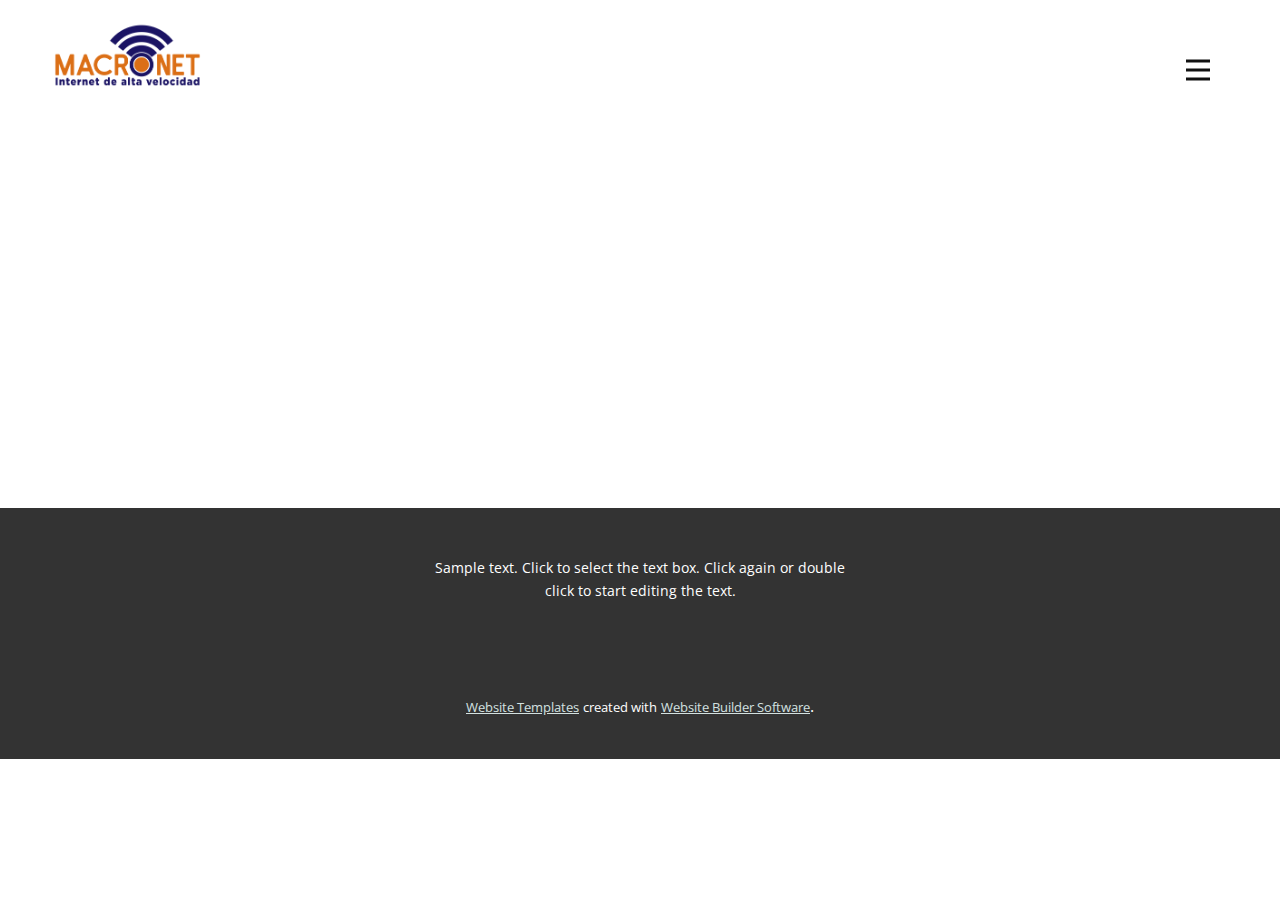
<file: Acerca-de.html>
<!DOCTYPE html>
<html style="font-size: 16px;" lang="es"><head>
    <meta name="viewport" content="width=device-width, initial-scale=1.0">
    <meta charset="utf-8">
    <meta name="keywords" content="">
    <meta name="description" content="">
    <title>Acerca de</title>
    <link rel="stylesheet" href="nicepage.css" media="screen">
<link rel="stylesheet" href="Acerca-de.css" media="screen">
    <script class="u-script" type="text/javascript" src="jquery.js" defer=""></script>
    <script class="u-script" type="text/javascript" src="nicepage.js" defer=""></script>
    <meta name="generator" content="Nicepage 5.8.2, nicepage.com">
    <link id="u-theme-google-font" rel="stylesheet" href="https://fonts.googleapis.com/css?family=Playfair+Display:400,400i,500,500i,600,600i,700,700i,800,800i,900,900i|Open+Sans:300,300i,400,400i,500,500i,600,600i,700,700i,800,800i">
    
    
    <script type="application/ld+json">{
		"@context": "http://schema.org",
		"@type": "Organization",
		"name": "hoja de vida",
		"logo": "images/MACRO-NET-LOGO-MINUSCULAS-SIN-FONDO.png"
}</script>
    <meta name="theme-color" content="#476160">
    <meta property="og:title" content="Acerca de">
    <meta property="og:type" content="website">
  <meta data-intl-tel-input-cdn-path="intlTelInput/"></head>
  <body class="u-body u-xl-mode" data-lang="es"><header class="u-clearfix u-header u-header" id="sec-a7b1"><div class="u-clearfix u-sheet u-sheet-1">
        <a href="https://nicepage.com" class="u-image u-logo u-image-1" data-image-width="1366" data-image-height="768">
          <img src="images/MACRO-NET-LOGO-MINUSCULAS-SIN-FONDO.png" class="u-logo-image u-logo-image-1">
        </a>
        <nav class="u-menu u-menu-hamburger u-offcanvas u-menu-1" data-responsive-from="XL">
          <div class="menu-collapse" style="font-size: 1rem; letter-spacing: 0px;" wfd-invisible="true">
            <a class="u-button-style u-custom-left-right-menu-spacing u-custom-padding-bottom u-custom-top-bottom-menu-spacing u-nav-link u-text-active-palette-1-base u-text-hover-palette-2-base" href="#">
              <svg class="u-svg-link" viewBox="0 0 24 24"><use xmlns:xlink="http://www.w3.org/1999/xlink" xlink:href="#menu-hamburger"></use></svg>
              <svg class="u-svg-content" version="1.1" id="menu-hamburger" viewBox="0 0 16 16" x="0px" y="0px" xmlns:xlink="http://www.w3.org/1999/xlink" xmlns="http://www.w3.org/2000/svg"><g><rect y="1" width="16" height="2"></rect><rect y="7" width="16" height="2"></rect><rect y="13" width="16" height="2"></rect>
</g></svg>
            </a>
          </div>
          <div class="u-nav-container">
            <ul class="u-nav u-unstyled u-nav-1"><li class="u-nav-item"><a class="u-button-style u-nav-link u-text-active-palette-1-base u-text-hover-palette-2-base" href="MACRO-NET.html" style="padding: 10px 20px;">MACRO NET</a>
</li><li class="u-nav-item"><a class="u-button-style u-nav-link u-text-active-palette-1-base u-text-hover-palette-2-base" href="Copia-de-Casa.html" style="padding: 10px 20px;">Copia de Casa</a>
</li><li class="u-nav-item"><a class="u-button-style u-nav-link u-text-active-palette-1-base u-text-hover-palette-2-base" href="Acerca-de.html" style="padding: 10px 20px;">Acerca de</a>
</li><li class="u-nav-item"><a class="u-button-style u-nav-link u-text-active-palette-1-base u-text-hover-palette-2-base" href="Contacto.html" style="padding: 10px 20px;">Contacto</a>
</li></ul>
          </div>
          <div class="u-nav-container-collapse" wfd-invisible="true">
            <div class="u-black u-container-style u-inner-container-layout u-opacity u-opacity-95 u-sidenav">
              <div class="u-inner-container-layout u-sidenav-overflow">
                <div class="u-menu-close"></div>
                <ul class="u-align-center u-nav u-popupmenu-items u-unstyled u-nav-2"><li class="u-nav-item"><a class="u-button-style u-nav-link" href="MACRO-NET.html" style="padding: 10px 20px;">MACRO NET</a>
</li><li class="u-nav-item"><a class="u-button-style u-nav-link" href="Copia-de-Casa.html" style="padding: 10px 20px;">Copia de Casa</a>
</li><li class="u-nav-item"><a class="u-button-style u-nav-link" href="Acerca-de.html" style="padding: 10px 20px;">Acerca de</a>
</li><li class="u-nav-item"><a class="u-button-style u-nav-link" href="Contacto.html" style="padding: 10px 20px;">Contacto</a>
</li></ul>
              </div>
            </div>
            <div class="u-black u-menu-overlay u-opacity u-opacity-70" wfd-invisible="true"></div>
          </div>
        </nav>
      </div></header>
    <section class="u-clearfix u-section-1" id="sec-6994">
      <div class="u-clearfix u-sheet u-sheet-1"></div>
    </section>
    
    
    <footer class="u-align-center u-clearfix u-footer u-grey-80 u-footer" id="sec-6c1d"><div class="u-clearfix u-sheet u-sheet-1">
        <p class="u-small-text u-text u-text-variant u-text-1">Sample text. Click to select the text box. Click again or double click to start editing the text.</p>
      </div></footer>
    <section class="u-backlink u-clearfix u-grey-80">
      <a class="u-link" href="https://nicepage.com/website-templates" target="_blank">
        <span>Website Templates</span>
      </a>
      <p class="u-text">
        <span>created with</span>
      </p>
      <a class="u-link" href="" target="_blank">
        <span>Website Builder Software</span>
      </a>. 
    </section>
  
</body></html>
</file>
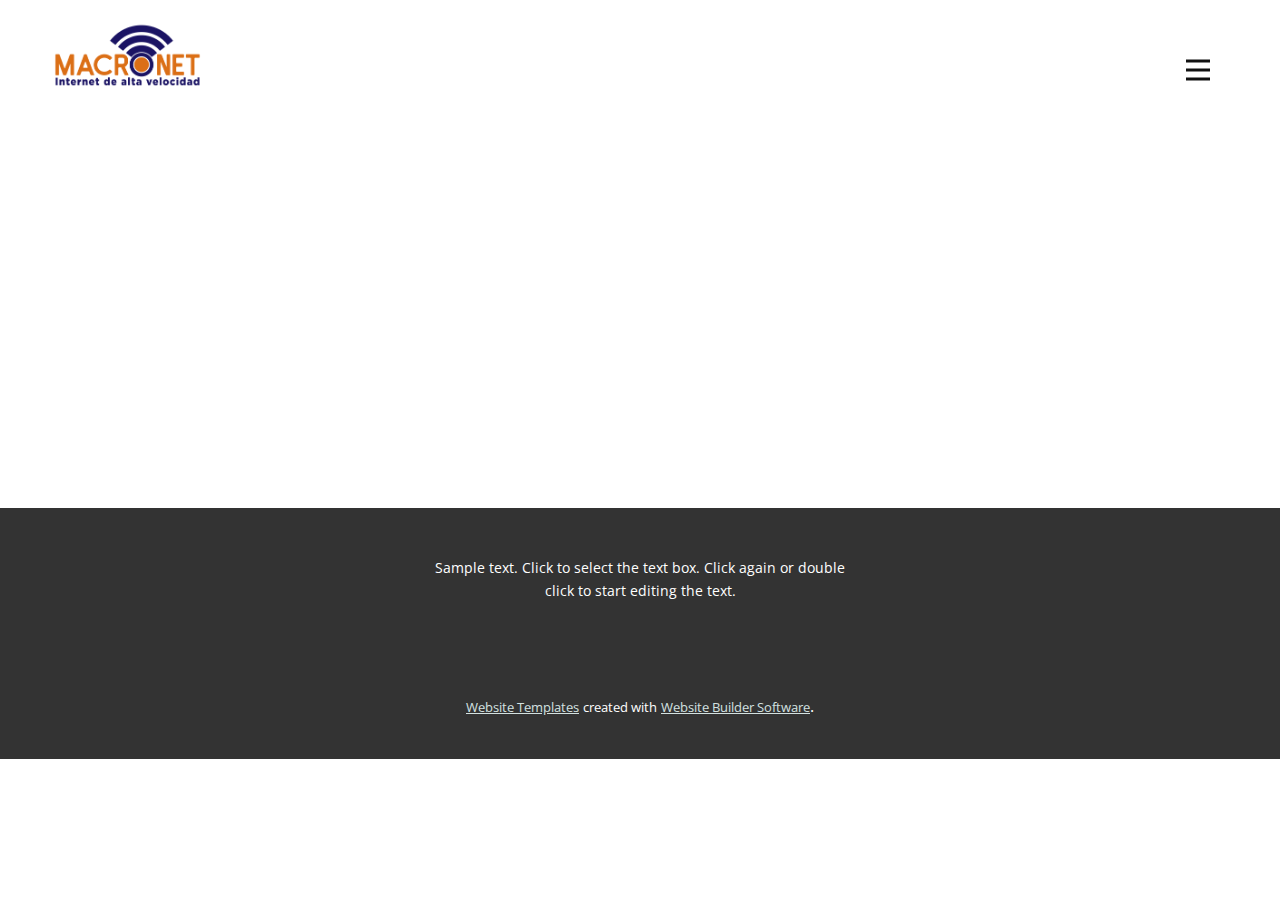
<file: Contacto.html>
<!DOCTYPE html>
<html style="font-size: 16px;" lang="es"><head>
    <meta name="viewport" content="width=device-width, initial-scale=1.0">
    <meta charset="utf-8">
    <meta name="keywords" content="">
    <meta name="description" content="">
    <title>Contacto</title>
    <link rel="stylesheet" href="nicepage.css" media="screen">
<link rel="stylesheet" href="Contacto.css" media="screen">
    <script class="u-script" type="text/javascript" src="jquery.js" defer=""></script>
    <script class="u-script" type="text/javascript" src="nicepage.js" defer=""></script>
    <meta name="generator" content="Nicepage 5.8.2, nicepage.com">
    <link id="u-theme-google-font" rel="stylesheet" href="https://fonts.googleapis.com/css?family=Playfair+Display:400,400i,500,500i,600,600i,700,700i,800,800i,900,900i|Open+Sans:300,300i,400,400i,500,500i,600,600i,700,700i,800,800i">
    
    
    <script type="application/ld+json">{
		"@context": "http://schema.org",
		"@type": "Organization",
		"name": "hoja de vida",
		"logo": "images/MACRO-NET-LOGO-MINUSCULAS-SIN-FONDO.png"
}</script>
    <meta name="theme-color" content="#476160">
    <meta property="og:title" content="Contacto">
    <meta property="og:type" content="website">
  <meta data-intl-tel-input-cdn-path="intlTelInput/"></head>
  <body class="u-body u-xl-mode" data-lang="es"><header class="u-clearfix u-header u-header" id="sec-a7b1"><div class="u-clearfix u-sheet u-sheet-1">
        <a href="https://nicepage.com" class="u-image u-logo u-image-1" data-image-width="1366" data-image-height="768">
          <img src="images/MACRO-NET-LOGO-MINUSCULAS-SIN-FONDO.png" class="u-logo-image u-logo-image-1">
        </a>
        <nav class="u-menu u-menu-hamburger u-offcanvas u-menu-1" data-responsive-from="XL">
          <div class="menu-collapse" style="font-size: 1rem; letter-spacing: 0px;" wfd-invisible="true">
            <a class="u-button-style u-custom-left-right-menu-spacing u-custom-padding-bottom u-custom-top-bottom-menu-spacing u-nav-link u-text-active-palette-1-base u-text-hover-palette-2-base" href="#">
              <svg class="u-svg-link" viewBox="0 0 24 24"><use xmlns:xlink="http://www.w3.org/1999/xlink" xlink:href="#menu-hamburger"></use></svg>
              <svg class="u-svg-content" version="1.1" id="menu-hamburger" viewBox="0 0 16 16" x="0px" y="0px" xmlns:xlink="http://www.w3.org/1999/xlink" xmlns="http://www.w3.org/2000/svg"><g><rect y="1" width="16" height="2"></rect><rect y="7" width="16" height="2"></rect><rect y="13" width="16" height="2"></rect>
</g></svg>
            </a>
          </div>
          <div class="u-nav-container">
            <ul class="u-nav u-unstyled u-nav-1"><li class="u-nav-item"><a class="u-button-style u-nav-link u-text-active-palette-1-base u-text-hover-palette-2-base" href="MACRO-NET.html" style="padding: 10px 20px;">MACRO NET</a>
</li><li class="u-nav-item"><a class="u-button-style u-nav-link u-text-active-palette-1-base u-text-hover-palette-2-base" href="Copia-de-Casa.html" style="padding: 10px 20px;">Copia de Casa</a>
</li><li class="u-nav-item"><a class="u-button-style u-nav-link u-text-active-palette-1-base u-text-hover-palette-2-base" href="Acerca-de.html" style="padding: 10px 20px;">Acerca de</a>
</li><li class="u-nav-item"><a class="u-button-style u-nav-link u-text-active-palette-1-base u-text-hover-palette-2-base" href="Contacto.html" style="padding: 10px 20px;">Contacto</a>
</li></ul>
          </div>
          <div class="u-nav-container-collapse" wfd-invisible="true">
            <div class="u-black u-container-style u-inner-container-layout u-opacity u-opacity-95 u-sidenav">
              <div class="u-inner-container-layout u-sidenav-overflow">
                <div class="u-menu-close"></div>
                <ul class="u-align-center u-nav u-popupmenu-items u-unstyled u-nav-2"><li class="u-nav-item"><a class="u-button-style u-nav-link" href="MACRO-NET.html" style="padding: 10px 20px;">MACRO NET</a>
</li><li class="u-nav-item"><a class="u-button-style u-nav-link" href="Copia-de-Casa.html" style="padding: 10px 20px;">Copia de Casa</a>
</li><li class="u-nav-item"><a class="u-button-style u-nav-link" href="Acerca-de.html" style="padding: 10px 20px;">Acerca de</a>
</li><li class="u-nav-item"><a class="u-button-style u-nav-link" href="Contacto.html" style="padding: 10px 20px;">Contacto</a>
</li></ul>
              </div>
            </div>
            <div class="u-black u-menu-overlay u-opacity u-opacity-70" wfd-invisible="true"></div>
          </div>
        </nav>
      </div></header>
    <section class="u-clearfix u-section-1" id="sec-b4ca">
      <div class="u-clearfix u-sheet u-sheet-1"></div>
    </section>
    
    
    <footer class="u-align-center u-clearfix u-footer u-grey-80 u-footer" id="sec-6c1d"><div class="u-clearfix u-sheet u-sheet-1">
        <p class="u-small-text u-text u-text-variant u-text-1">Sample text. Click to select the text box. Click again or double click to start editing the text.</p>
      </div></footer>
    <section class="u-backlink u-clearfix u-grey-80">
      <a class="u-link" href="https://nicepage.com/website-templates" target="_blank">
        <span>Website Templates</span>
      </a>
      <p class="u-text">
        <span>created with</span>
      </p>
      <a class="u-link" href="" target="_blank">
        <span>Website Builder Software</span>
      </a>. 
    </section>
  
</body></html>
</file>
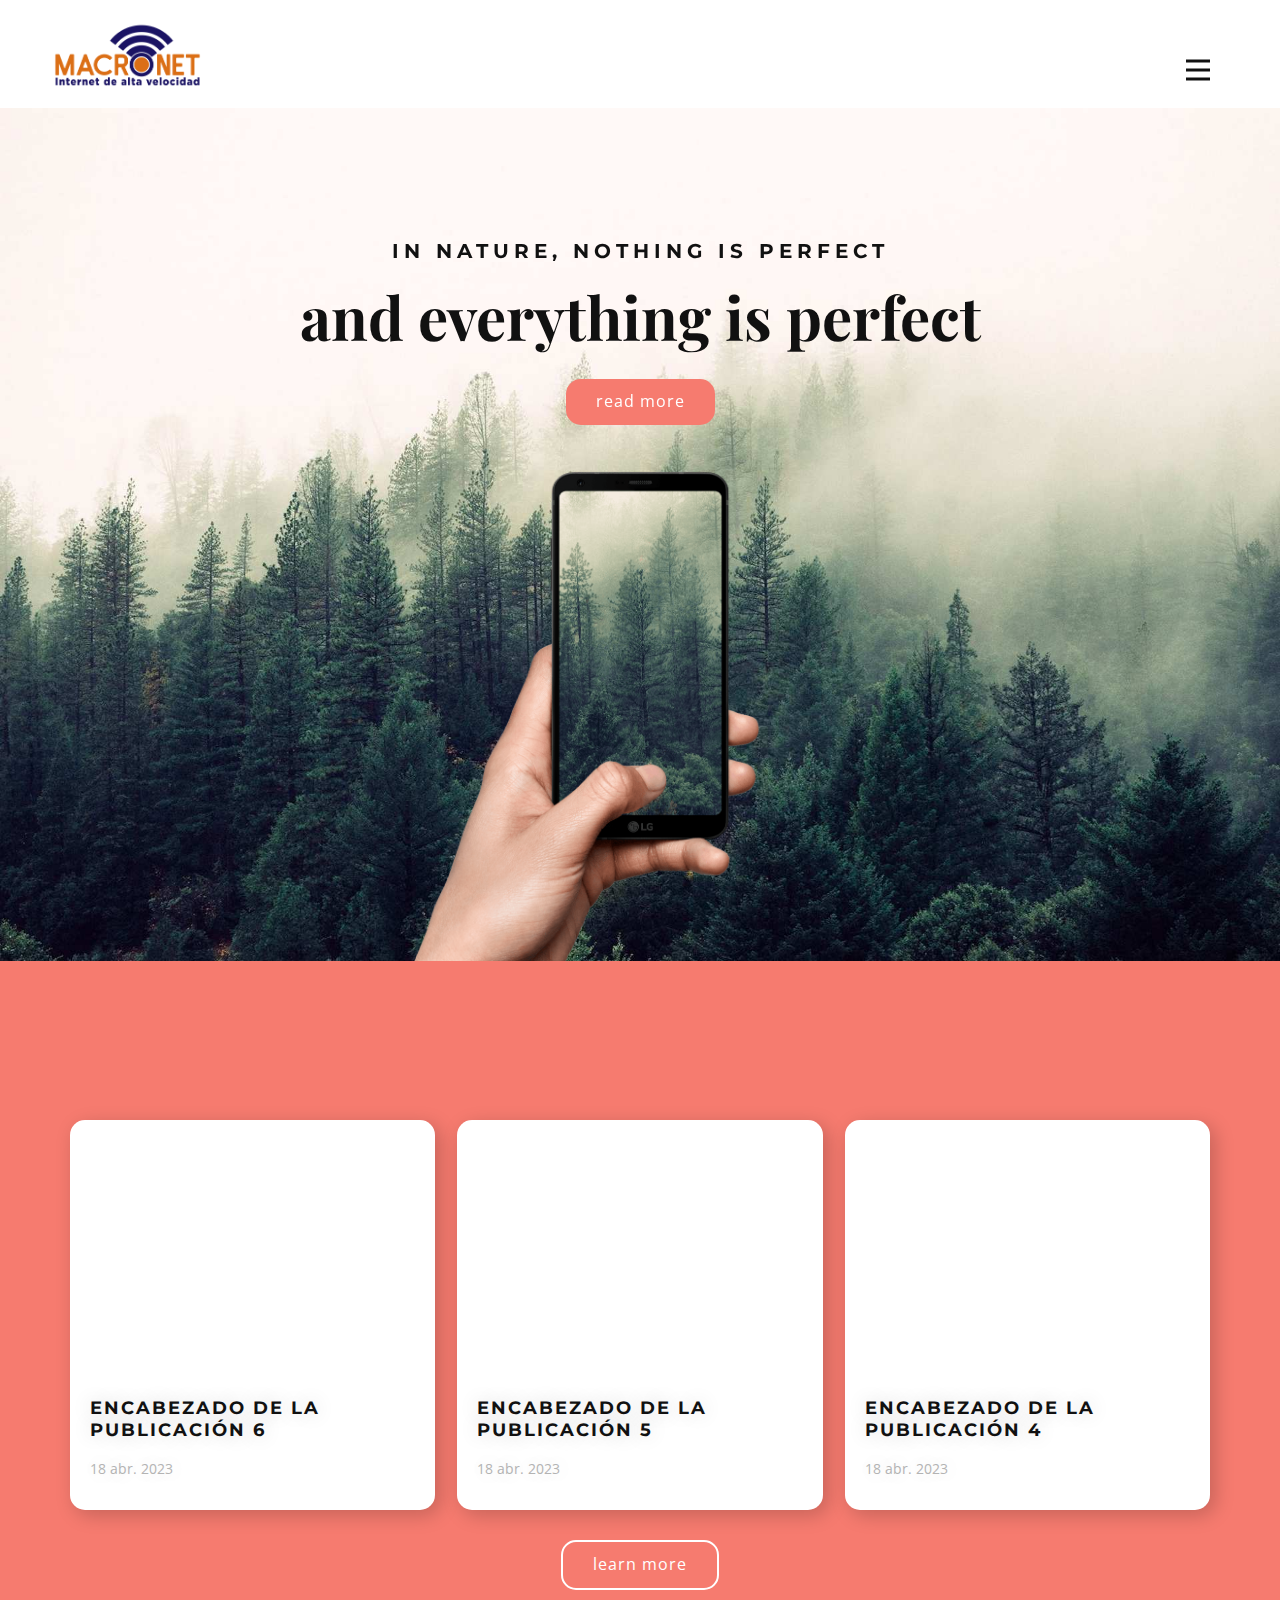
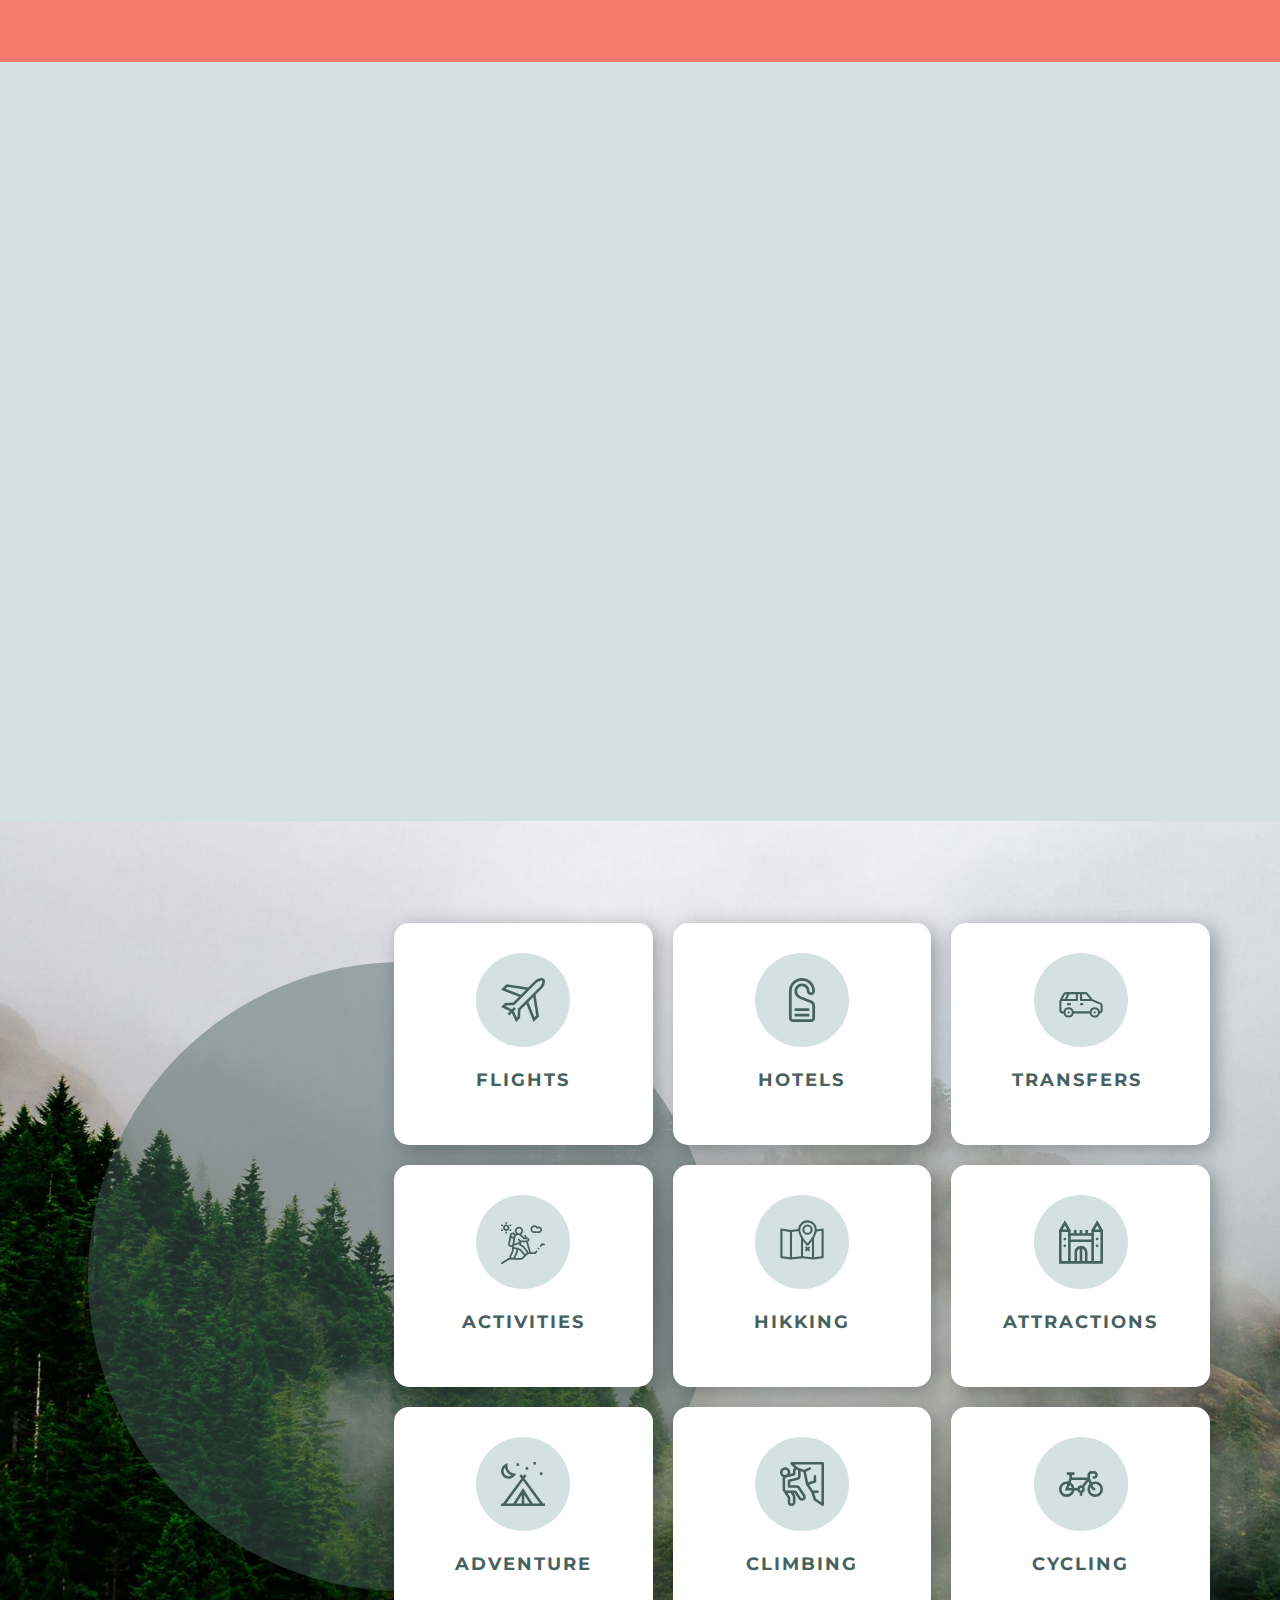
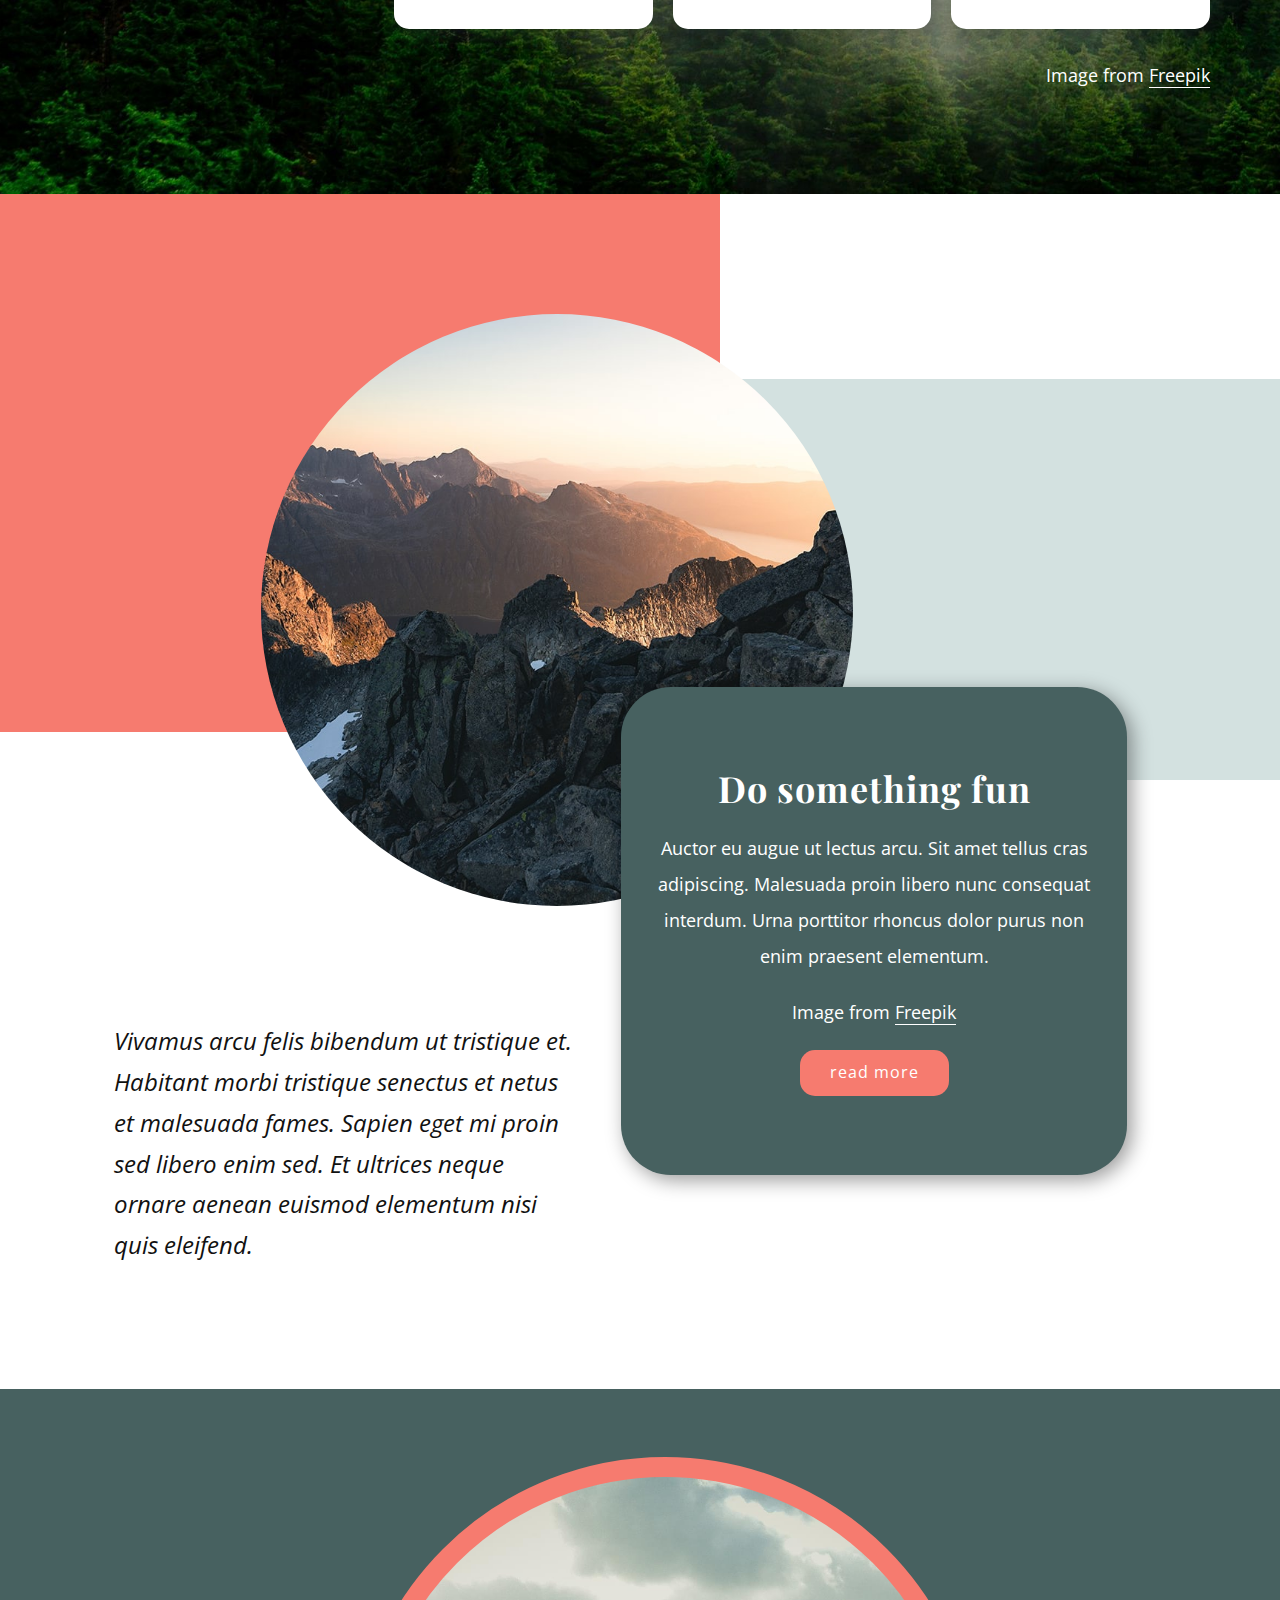
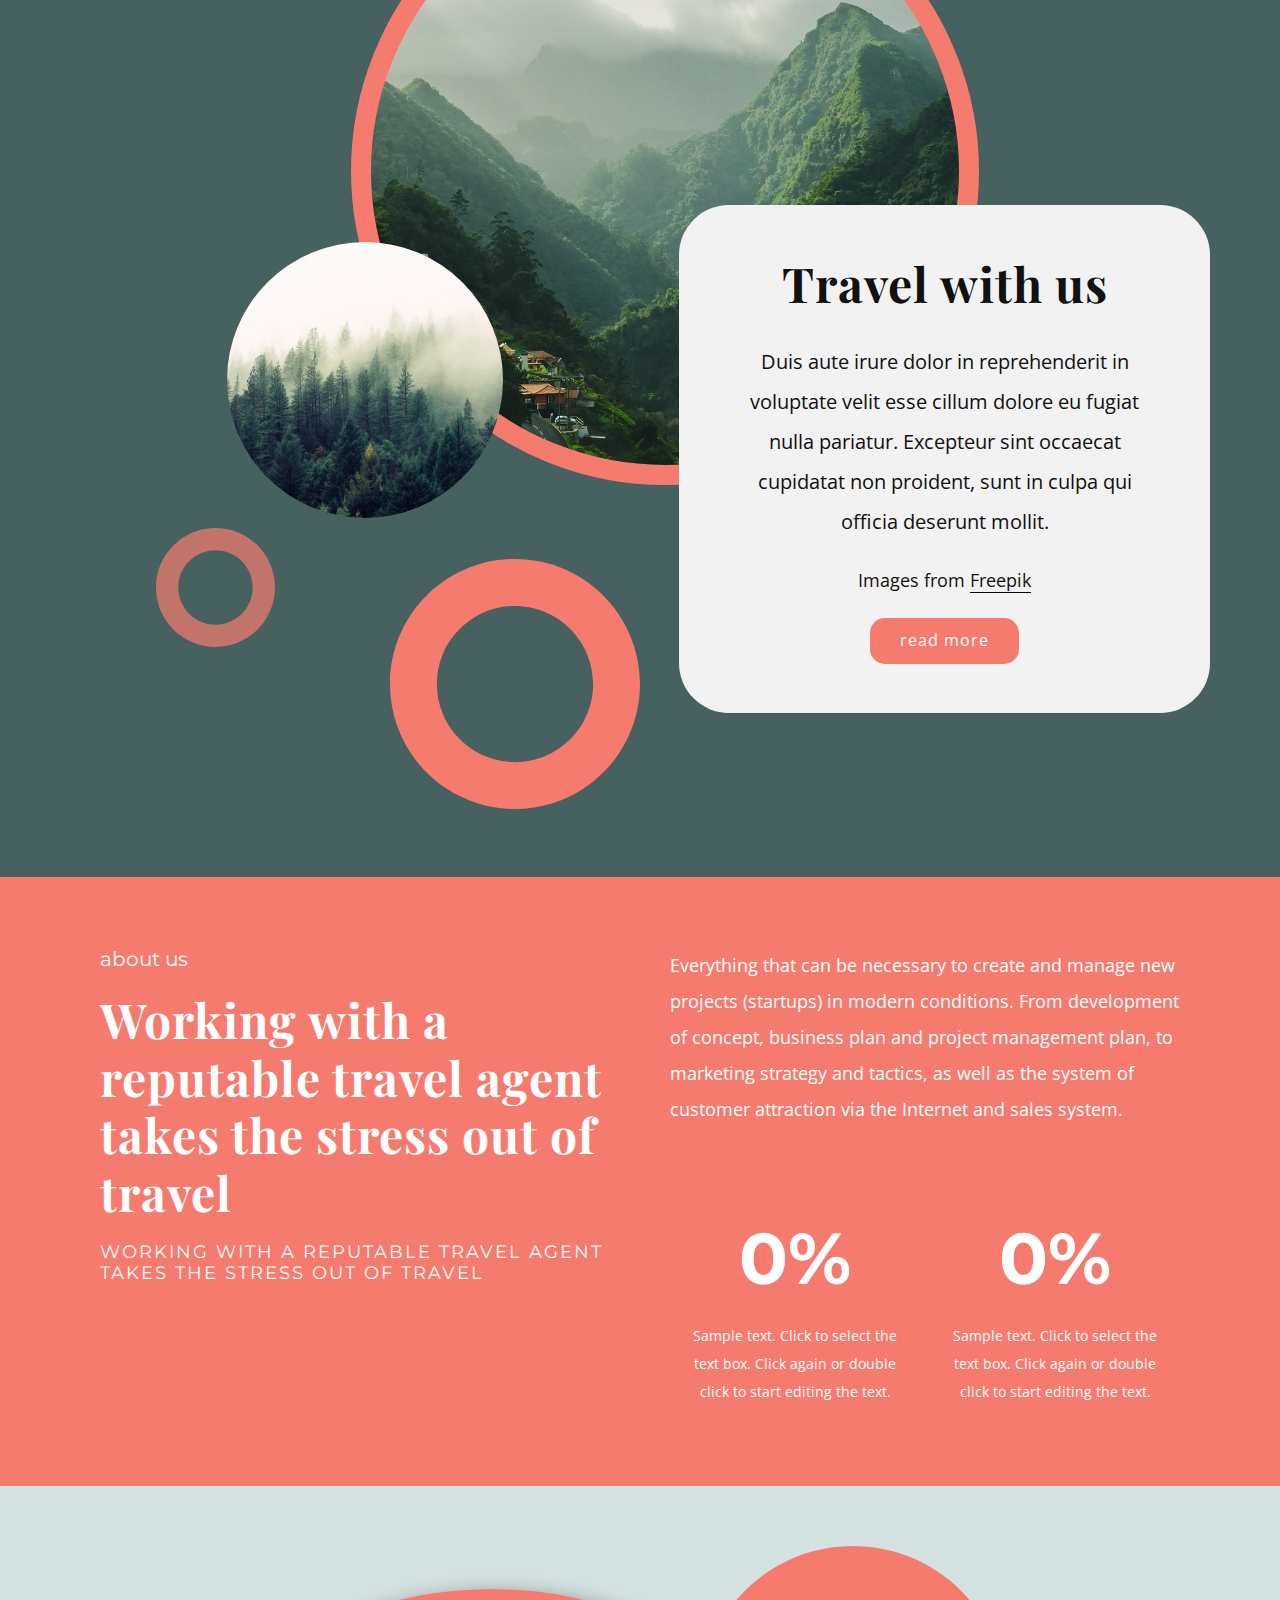
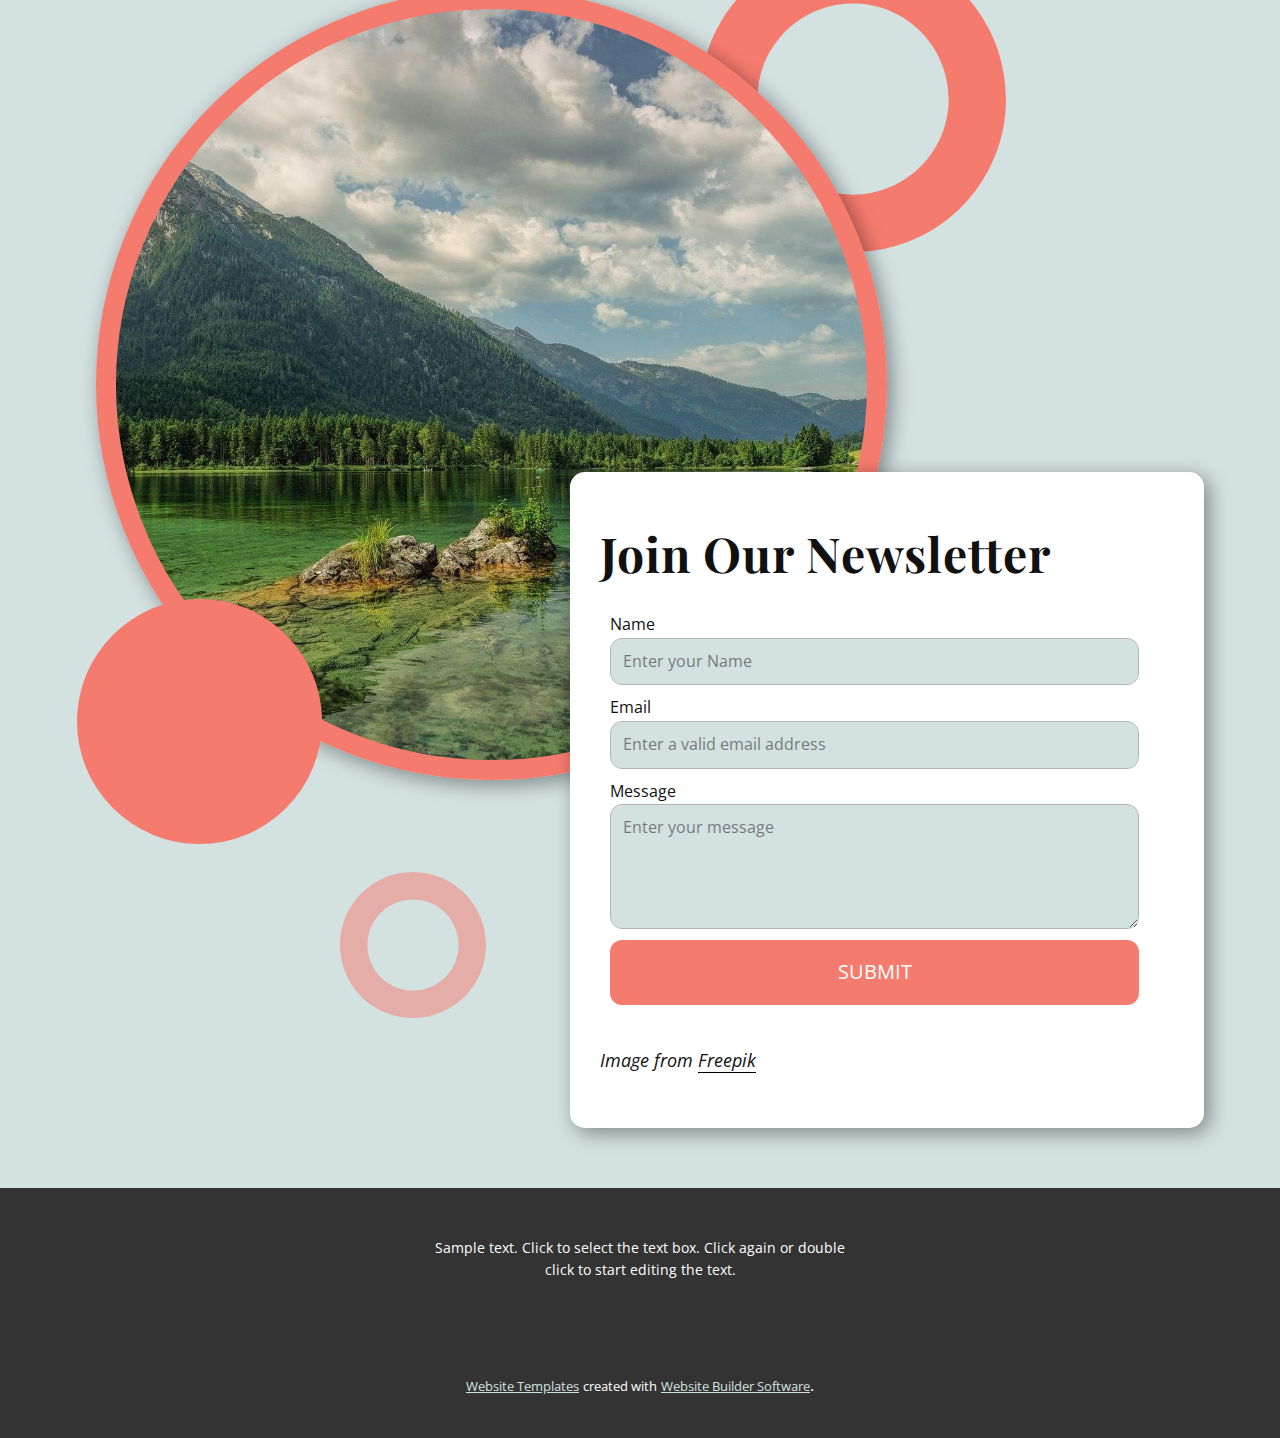
<file: Copia-de-Casa.html>
<!DOCTYPE html>
<html style="font-size: 16px;" lang="es"><head>
    <meta name="viewport" content="width=device-width, initial-scale=1.0">
    <meta charset="utf-8">
    <meta name="keywords" content="​and everything is perfect, Latest news, ​Travel with​ us, Do something fun, ​Travel with​ us, ​Working with a reputable travel agent takes the stress out of travel, ​Join Our Newsletter">
    <meta name="description" content="">
    <title>Copia de Casa</title>
    <link rel="stylesheet" href="nicepage.css" media="screen">
<link rel="stylesheet" href="Copia-de-Casa.css" media="screen">
    <script class="u-script" type="text/javascript" src="jquery.js" defer=""></script>
    <script class="u-script" type="text/javascript" src="nicepage.js" defer=""></script>
    <meta name="generator" content="Nicepage 5.8.2, nicepage.com">
    <meta name="referrer" content="origin">
    <link id="u-theme-google-font" rel="stylesheet" href="https://fonts.googleapis.com/css?family=Playfair+Display:400,400i,500,500i,600,600i,700,700i,800,800i,900,900i|Open+Sans:300,300i,400,400i,500,500i,600,600i,700,700i,800,800i">
    <link id="u-page-google-font" rel="stylesheet" href="https://fonts.googleapis.com/css?family=Montserrat:100,100i,200,200i,300,300i,400,400i,500,500i,600,600i,700,700i,800,800i,900,900i|Playfair+Display:400,400i,500,500i,600,600i,700,700i,800,800i,900,900i|Playfair+Display:400,400i,500,500i,600,600i,700,700i,800,800i,900,900i">
    
    
    
    
    
    
    
    
    
    <script type="application/ld+json">{
		"@context": "http://schema.org",
		"@type": "Organization",
		"name": "hoja de vida",
		"logo": "images/MACRO-NET-LOGO-MINUSCULAS-SIN-FONDO.png"
}</script>
    <meta name="theme-color" content="#476160">
    <meta property="og:title" content="Copia de Casa">
    <meta property="og:type" content="website">
  <meta data-intl-tel-input-cdn-path="intlTelInput/"></head>
  <body class="u-body u-xl-mode" data-lang="es"><header class="u-clearfix u-header u-header" id="sec-a7b1"><div class="u-clearfix u-sheet u-sheet-1">
        <a href="https://nicepage.com" class="u-image u-logo u-image-1" data-image-width="1366" data-image-height="768">
          <img src="images/MACRO-NET-LOGO-MINUSCULAS-SIN-FONDO.png" class="u-logo-image u-logo-image-1">
        </a>
        <nav class="u-menu u-menu-hamburger u-offcanvas u-menu-1" data-responsive-from="XL">
          <div class="menu-collapse" style="font-size: 1rem; letter-spacing: 0px;" wfd-invisible="true">
            <a class="u-button-style u-custom-left-right-menu-spacing u-custom-padding-bottom u-custom-top-bottom-menu-spacing u-nav-link u-text-active-palette-1-base u-text-hover-palette-2-base" href="#">
              <svg class="u-svg-link" viewBox="0 0 24 24"><use xmlns:xlink="http://www.w3.org/1999/xlink" xlink:href="#menu-hamburger"></use></svg>
              <svg class="u-svg-content" version="1.1" id="menu-hamburger" viewBox="0 0 16 16" x="0px" y="0px" xmlns:xlink="http://www.w3.org/1999/xlink" xmlns="http://www.w3.org/2000/svg"><g><rect y="1" width="16" height="2"></rect><rect y="7" width="16" height="2"></rect><rect y="13" width="16" height="2"></rect>
</g></svg>
            </a>
          </div>
          <div class="u-nav-container">
            <ul class="u-nav u-unstyled u-nav-1"><li class="u-nav-item"><a class="u-button-style u-nav-link u-text-active-palette-1-base u-text-hover-palette-2-base" href="MACRO-NET.html" style="padding: 10px 20px;">MACRO NET</a>
</li><li class="u-nav-item"><a class="u-button-style u-nav-link u-text-active-palette-1-base u-text-hover-palette-2-base" href="Copia-de-Casa.html" style="padding: 10px 20px;">Copia de Casa</a>
</li><li class="u-nav-item"><a class="u-button-style u-nav-link u-text-active-palette-1-base u-text-hover-palette-2-base" href="Acerca-de.html" style="padding: 10px 20px;">Acerca de</a>
</li><li class="u-nav-item"><a class="u-button-style u-nav-link u-text-active-palette-1-base u-text-hover-palette-2-base" href="Contacto.html" style="padding: 10px 20px;">Contacto</a>
</li></ul>
          </div>
          <div class="u-nav-container-collapse" wfd-invisible="true">
            <div class="u-black u-container-style u-inner-container-layout u-opacity u-opacity-95 u-sidenav">
              <div class="u-inner-container-layout u-sidenav-overflow">
                <div class="u-menu-close"></div>
                <ul class="u-align-center u-nav u-popupmenu-items u-unstyled u-nav-2"><li class="u-nav-item"><a class="u-button-style u-nav-link" href="MACRO-NET.html" style="padding: 10px 20px;">MACRO NET</a>
</li><li class="u-nav-item"><a class="u-button-style u-nav-link" href="Copia-de-Casa.html" style="padding: 10px 20px;">Copia de Casa</a>
</li><li class="u-nav-item"><a class="u-button-style u-nav-link" href="Acerca-de.html" style="padding: 10px 20px;">Acerca de</a>
</li><li class="u-nav-item"><a class="u-button-style u-nav-link" href="Contacto.html" style="padding: 10px 20px;">Contacto</a>
</li></ul>
              </div>
            </div>
            <div class="u-black u-menu-overlay u-opacity u-opacity-70" wfd-invisible="true"></div>
          </div>
        </nav>
      </div></header>
    <section class="u-align-center u-clearfix u-image u-section-1" id="carousel_bb64">
      <div class="u-clearfix u-sheet u-valign-bottom u-sheet-1">
        <h3 class="u-custom-font u-font-montserrat u-text u-text-default u-text-1" data-animation-name="customAnimationIn" data-animation-duration="1750" data-animation-delay="500"> In nature, nothing is perfect</h3>
        <h1 class="u-custom-font u-font-playfair-display u-text u-text-default u-title u-text-2" data-animation-name="customAnimationIn" data-animation-duration="1750" data-animation-delay="0"> and everything is perfect</h1>
        <a href="https://nicepage.com/c/architecture-building-website-templates" class="u-active-palette-4-light-1 u-border-none u-btn u-btn-round u-button-style u-hover-palette-4-light-1 u-palette-4-base u-radius-15 u-btn-1" data-animation-name="customAnimationIn" data-animation-duration="1750" data-animation-delay="500">read more</a>
        <img src="images/d-min.png" alt="" class="u-image u-image-contain u-image-default u-image-1" data-image-width="939" data-image-height="1012">
      </div>
    </section>
    <section class="u-align-center u-clearfix u-palette-4-base u-section-2" id="carousel_be38">
      <div class="u-clearfix u-sheet u-valign-middle u-sheet-1">
        <h2 class="u-text u-text-default u-text-1" data-animation-name="customAnimationIn" data-animation-duration="1750" data-animation-delay="500">Latest news</h2><!--blog--><!--blog_options_json--><!--{"type":"Recent","source":"","tags":"","count":""}--><!--/blog_options_json-->
        <div class="u-blog u-expanded-width u-blog-1">
          <div class="u-repeater u-repeater-1"><!--blog_post-->
            <div class="u-align-left u-blog-post u-container-style u-radius-15 u-repeater-item u-shape-round u-video-cover u-white u-repeater-item-1">
              <div class="u-container-layout u-similar-container u-valign-top-sm u-valign-top-xs u-container-layout-1">
                <a class="u-post-header-link" href="blog/enviar-5.html"><!--blog_post_image-->
                  <img alt="" class="u-blog-control u-expanded-width-xs u-image u-image-default u-image-1" src="images/COLTA.jpg" data-image-width="567" data-image-height="696" data-animation-name="customAnimationIn" data-animation-duration="1750" data-animation-delay="500"><!--/blog_post_image-->
                </a><!--blog_post_header-->
                <h4 class="u-blog-control u-text u-text-body-color u-text-2">
                  <a class="u-post-header-link" href="blog/enviar-5.html">Encabezado de la Publicación 6</a>
                </h4><!--/blog_post_header--><!--blog_post_metadata-->
                <div class="u-blog-control u-metadata u-text-grey-30 u-metadata-1"><!--blog_post_metadata_date-->
                  <span class="u-meta-date u-meta-icon">18 abr. 2023</span><!--/blog_post_metadata_date--><!--blog_post_metadata_comments-->
                  <!--/blog_post_metadata_comments-->
                </div><!--/blog_post_metadata-->
              </div>
            </div><div class="u-align-left u-blog-post u-container-style u-radius-15 u-repeater-item u-shape-round u-video-cover u-white u-repeater-item-2">
              <div class="u-container-layout u-similar-container u-valign-top-sm u-valign-top-xs u-container-layout-2">
                <a class="u-post-header-link" href="blog/enviar-4.html"><!--blog_post_image-->
                  <img alt="" class="u-blog-control u-expanded-width-xs u-image u-image-default u-image-2" src="images/GUAMOTE.jpg" data-image-width="567" data-image-height="696" data-animation-name="customAnimationIn" data-animation-duration="1750" data-animation-delay="500"><!--/blog_post_image-->
                </a><!--blog_post_header-->
                <h4 class="u-blog-control u-text u-text-body-color u-text-3">
                  <a class="u-post-header-link" href="blog/enviar-4.html">Encabezado de la Publicación 5</a>
                </h4><!--/blog_post_header--><!--blog_post_metadata-->
                <div class="u-blog-control u-metadata u-text-grey-30 u-metadata-2"><!--blog_post_metadata_date-->
                  <span class="u-meta-date u-meta-icon">18 abr. 2023</span><!--/blog_post_metadata_date--><!--blog_post_metadata_comments-->
                  <!--/blog_post_metadata_comments-->
                </div><!--/blog_post_metadata-->
              </div>
            </div><div class="u-align-left u-blog-post u-container-style u-radius-15 u-repeater-item u-shape-round u-video-cover u-white u-repeater-item-3">
              <div class="u-container-layout u-similar-container u-valign-top-sm u-valign-top-xs u-container-layout-3">
                <a class="u-post-header-link" href="blog/enviar-3.html"><!--blog_post_image-->
                  <img alt="" class="u-blog-control u-expanded-width-xs u-image u-image-default u-image-3" src="images/ALAUSI.jpg" data-animation-name="customAnimationIn" data-animation-duration="1750" data-animation-delay="500"><!--/blog_post_image-->
                </a><!--blog_post_header-->
                <h4 class="u-blog-control u-text u-text-body-color u-text-4">
                  <a class="u-post-header-link" href="blog/enviar-3.html">Encabezado de la Publicación 4</a>
                </h4><!--/blog_post_header--><!--blog_post_metadata-->
                <div class="u-blog-control u-metadata u-text-grey-30 u-metadata-3"><!--blog_post_metadata_date-->
                  <span class="u-meta-date u-meta-icon">18 abr. 2023</span><!--/blog_post_metadata_date--><!--blog_post_metadata_comments-->
                  <!--/blog_post_metadata_comments-->
                </div><!--/blog_post_metadata-->
              </div>
            </div><!--/blog_post--><!--blog_post-->
            <!--/blog_post--><!--blog_post-->
            <!--/blog_post-->
          </div>
        </div><!--/blog-->
        <a href="https://nicepage.me" class="u-active-white u-border-2 u-border-active-white u-border-hover-white u-border-white u-btn u-btn-round u-button-style u-hover-white u-none u-radius-15 u-text-active-palette-4-base u-text-body-alt-color u-text-hover-palette-4-base u-btn-1">learn more</a>
      </div>
    </section>
    <section class="u-clearfix u-palette-1-light-2 u-section-3" id="carousel_168a">
      <div class="u-clearfix u-sheet u-valign-middle u-sheet-1">
        <div class="u-align-left u-container-style u-group u-radius-50 u-shape-round u-white u-group-1" data-animation-name="customAnimationIn" data-animation-duration="1750" data-animation-delay="500">
          <div class="u-container-layout u-valign-middle u-container-layout-1">
            <h2 class="u-text u-text-default u-text-1"> Travel with<span style="font-size: 1.875rem;"></span> us
            </h2>
            <p class="u-text u-text-default u-text-2"> Duis aute irure dolor in reprehenderit in voluptate velit esse cillum dolore eu fugiat nulla pariatur. Excepteur sint occaecat cupidatat non proident, sunt in culpa qui officia deserunt mollit anim id est laborum.</p>
            <a href="https://nicepage.studio" class="u-active-palette-4-light-1 u-btn u-btn-round u-button-style u-hover-palette-4-light-1 u-palette-4-base u-radius-15 u-btn-1">learn more</a>
          </div>
        </div>
        <div alt="" class="u-image u-image-circle u-image-1" data-image-width="1470" data-image-height="980" data-animation-name="customAnimationIn" data-animation-duration="1750" data-animation-delay="500"></div>
        <div class="u-palette-4-base u-shape u-shape-circle u-shape-1" data-animation-name="fadeIn" data-animation-duration="1000" data-animation-direction="Left"></div>
      </div>
    </section>
    <section class="u-clearfix u-image u-section-4" id="carousel_adab" data-image-width="1980" data-image-height="1320">
      <div class="u-clearfix u-sheet u-valign-middle-md u-valign-middle-sm u-valign-middle-xl u-sheet-1">
        <div class="u-opacity u-opacity-45 u-palette-1-base u-shape u-shape-circle u-shape-1"></div>
        <div class="u-list u-list-1">
          <div class="u-repeater u-repeater-1">
            <div class="u-align-center u-container-style u-list-item u-radius-15 u-repeater-item u-shape-round u-video-cover u-white u-list-item-1">
              <div class="u-container-layout u-similar-container u-valign-top u-container-layout-1"><span class="u-icon u-icon-circle u-palette-1-light-2 u-text-palette-1-base u-icon-1"><svg class="u-svg-link" preserveAspectRatio="xMidYMin slice" viewBox="0 0 512 512" style=""><use xmlns:xlink="http://www.w3.org/1999/xlink" xlink:href="#svg-d9e1"></use></svg><svg class="u-svg-content" viewBox="0 0 512 512" x="0px" y="0px" id="svg-d9e1" style="enable-background:new 0 0 512 512;"><g><g><path d="M501.905,10.593C489.743-1.57,468.721-2.766,441.099,7.133c-18.995,6.81-38.919,18.222-48.451,27.754l-76.55,76.55    L64.116,71.859L0,135.975l209.501,82.059l-67.266,67.266l-95.472,5.591L0.984,336.67l103.609,49.994L75.567,415.69l21.24,21.24    l28.987-28.987l50.043,103.56l45.768-45.769l5.592-95.472l68.395-68.395l82.043,209.459l64.115-64.116l-39.57-251.933    l75.43-75.431c9.532-9.531,20.945-29.455,27.755-48.451C515.264,43.781,514.068,22.754,501.905,10.593z M53.706,124.751    l20.846-20.846l215.268,33.811l-57.136,57.136L53.706,124.751z M409.705,436.776l-20.845,20.846l-70.087-178.935l57.128-57.128    L409.705,436.776z M477.088,61.262c-5.739,16.012-15.224,31.853-20.718,37.347L197.88,357.101l-5.592,95.472l-7.797,7.797    l-36.202-74.918l26.113-26.113l-21.24-21.24l-26.07,26.068L52.137,328l7.788-7.788l95.472-5.591L413.888,56.128    c5.495-5.495,21.336-14.977,37.348-20.718c18.176-6.516,27.82-5.186,29.429-3.577C482.272,33.441,483.604,43.083,477.088,61.262z"></path>
</g>
</g></svg></span>
                <h4 class="u-text u-text-1">Flights</h4>
              </div>
            </div>
            <div class="u-align-center u-container-style u-list-item u-radius-15 u-repeater-item u-shape-round u-video-cover u-white u-list-item-2">
              <div class="u-container-layout u-similar-container u-valign-top u-container-layout-2"><span class="u-icon u-icon-circle u-palette-1-light-2 u-text-palette-1-base u-icon-2"><svg class="u-svg-link" preserveAspectRatio="xMidYMin slice" viewBox="0 0 512.034 512.034" style=""><use xmlns:xlink="http://www.w3.org/1999/xlink" xlink:href="#svg-43ca"></use></svg><svg class="u-svg-content" viewBox="0 0 512.034 512.034" id="svg-43ca"><g><path d="m360.017 512.034h-208c-26.467 0-48-21.533-48-48v-312c0-40.605 15.81-78.777 44.517-107.484 59.395-59.396 155.563-59.405 214.967 0 28.407 28.407 44.215 66.172 44.512 106.339.199 26.869-21.144 48.915-47.575 49.142-26.798.172-48.42-21.36-48.42-47.998 0-31.252-25.551-56.22-56.194-56-45.531.161-72.238 52.974-44.564 93.296 7.356 10.705 17.652 18.83 29.77 23.489l125.962 48.452c24.539 9.437 41.026 33.441 41.026 59.733v143.03c-.001 26.468-21.534 48.001-48.001 48.001zm-104-480c-66.329 0-120 53.66-120 120v312c0 8.822 7.178 16 16 16h208c8.822 0 16-7.178 16-16v-143.03c0-13.146-8.244-25.147-20.513-29.866l-125.961-48.45c-38.879-14.948-62.414-52.704-61.513-90.975.733-48.068 39.455-87.506 87.681-87.678 48.814-.227 88.307 39.408 88.307 88 0 8.999 7.383 16.11 16.145 15.999 8.66-.074 15.919-7.817 15.852-16.907-.487-65.765-53.83-119.093-119.998-119.093z"></path><path d="m327.017 384.034h-143c-8.836 0-16-7.164-16-16s7.164-16 16-16h143c8.836 0 16 7.164 16 16s-7.163 16-16 16z"></path><path d="m327.017 448.034h-143c-8.836 0-16-7.164-16-16s7.164-16 16-16h143c8.836 0 16 7.164 16 16s-7.163 16-16 16z"></path>
</g></svg></span>
                <h4 class="u-text u-text-2">Hotels</h4>
              </div>
            </div>
            <div class="u-align-center u-container-style u-list-item u-radius-15 u-repeater-item u-shape-round u-video-cover u-white u-list-item-3">
              <div class="u-container-layout u-similar-container u-valign-top u-container-layout-3"><span class="u-icon u-icon-circle u-palette-1-light-2 u-text-palette-1-base u-icon-3"><svg class="u-svg-link" preserveAspectRatio="xMidYMin slice" viewBox="0 0 512 512" style=""><use xmlns:xlink="http://www.w3.org/1999/xlink" xlink:href="#svg-63c2"></use></svg><svg class="u-svg-content" viewBox="0 0 512 512" id="svg-63c2"><g id="_02-car"><g id="linear_color"><path d="M484.973,287.049l-93.5-40.877L335.52,177.311A35.824,35.824,0,0,0,307.58,164H83.78a43.76,43.76,0,0,0-39.353,24.323L8.642,259.884A44.279,44.279,0,0,0,4,279.55V376a36.04,36.04,0,0,0,36,36H53.207a60.006,60.006,0,0,0,117.586,0H357.208a60,60,0,0,0,117.606-.12A36.041,36.041,0,0,0,508,376V320.63A36.168,36.168,0,0,0,484.973,287.049ZM316.887,192.438,358.786,244H268V188h39.58A11.927,11.927,0,0,1,316.887,192.438ZM196,188v56H94.08l26.909-56ZM65.893,199.057A19.891,19.891,0,0,1,83.78,188H94.362L67.453,244H43.418ZM112,436a36,36,0,1,1,36-36A36.04,36.04,0,0,1,112,436Zm304,0a36,36,0,1,1,36-36A36.04,36.04,0,0,1,416,436Zm68-60a12.013,12.013,0,0,1-9.278,11.677A60,60,0,0,0,357.208,388H170.793a60.006,60.006,0,0,0-117.586,0H40a12.013,12.013,0,0,1-12-12V279.55a20.147,20.147,0,0,1,2.113-8.943l1.3-2.607H208a12,12,0,0,0,12-12V188h24v68a12,12,0,0,0,12,12H381.491l94.132,41.155q.294.129.594.241A12.053,12.053,0,0,1,484,320.63Z"></path><circle cx="112" cy="400" r="12"></circle><circle cx="416" cy="400" r="12"></circle><path d="M272,292H257a12,12,0,0,0,0,24h15a12,12,0,0,0,0-24Z"></path><path d="M128,292H104a12,12,0,0,0,0,24h24a12,12,0,0,0,0-24Z"></path>
</g>
</g></svg></span>
                <h4 class="u-text u-text-3">Transfers&nbsp;<br>
                </h4>
              </div>
            </div>
            <div class="u-align-center u-container-style u-list-item u-radius-15 u-repeater-item u-shape-round u-video-cover u-white u-list-item-4">
              <div class="u-container-layout u-similar-container u-valign-top u-container-layout-4"><span class="u-icon u-icon-circle u-palette-1-light-2 u-text-palette-1-base u-icon-4"><svg class="u-svg-link" preserveAspectRatio="xMidYMin slice" viewBox="0 -11 512.00039 512" style=""><use xmlns:xlink="http://www.w3.org/1999/xlink" xlink:href="#svg-c652"></use></svg><svg class="u-svg-content" viewBox="0 -11 512.00039 512" id="svg-c652"><path d="m502 251.8125h-25.222656c-3.082032 0-5.992188 1.421875-7.886719 3.851562l-15.210937 19.503907c-3.398438 4.355469-2.621094 10.636719 1.734374 14.035156 1.828126 1.425781 3.992188 2.113281 6.144532 2.113281 2.976562 0 5.917968-1.320312 7.890625-3.847656l12.210937-15.652344h20.339844c5.523438 0 10-4.476562 10-10 0-5.523437-4.476562-10.003906-10-10.003906zm0 0"></path><path d="m420.53125 333.921875c-4.355469-3.394531-10.636719-2.621094-14.035156 1.734375l-14.0625 18.03125h-43.78125l-34.96875-119.8125c10.195312-3.878906 17.457031-13.75 17.457031-25.289062 0-14.914063-12.132813-27.050782-27.050781-27.050782h-5.683594l-7.246094-24.832031c-1.550781-5.300781-7.105468-8.34375-12.402344-6.796875-5.300781 1.546875-8.34375 7.097656-6.796874 12.398438l5.613281 19.230468h-5.332031l-37.152344-35.457031c.789062-.496094 1.574218-1.007813 2.339844-1.550781 10.574218-7.484375 17.597656-18.636719 19.777343-31.40625 2.183594-12.765625-.738281-25.617188-8.222656-36.1875-7.484375-10.574219-18.636719-17.59375-31.40625-19.777344-26.355469-4.507812-51.460937 13.273438-55.964844 39.628906-2.71875 15.898438 2.683594 31.339844 13.179688 42.082032-2.785157 1.308593-5.402344 2.832031-7.835938 4.550781-4.6875-9.796875-13.753906-17.273438-25.054687-19.300781-8.984375-1.609376-18.050782.40625-25.535156 5.683593-7.648438 5.394531-12.722657 13.511719-14.277344 22.855469-1 5.996094-.425782 11.910156 1.417968 17.300781-.488281.234375-.960937.496094-1.40625.808594-2.179687 1.523437-3.664062 3.855469-4.121093 6.480469l-14.050781 80.671875c-2.527344 14.53125 6.828124 28.402343 20.855468 30.914062l16.839844 3.019531c1.519531.273438 3.027344.40625 4.519531.40625 1.121094 0 2.222657-.097656 3.3125-.242187l-3.117187 47.859375-24.269532 50.058594c-2.300781 4.753906-3.46875 9.835937-3.46875 15.097656 0 5.128906 1.171876 10.109375 3.28125 14.625h-11.609374c-1.90625 0-3.773438.546875-5.378907 1.570312l-80.269531 51.1875c-4.65625 2.96875-6.023438 9.152344-3.054688 13.808594 1.90625 2.988282 5.140626 4.625 8.441407 4.625 1.839843 0 3.699219-.507812 5.367187-1.570312l77.808594-49.621094h38.078125c.652344.039062 1.300781.058594 1.949219.058594.539062 0 1.074218-.03125 1.609375-.058594h106.625c2.5625 0 5.027343-.984375 6.886719-2.75l66.535156-63.214844h26.21875.058594.035156 56.132812c3.078125 0 5.988282-1.421875 7.882813-3.851562l17.066406-21.878906c3.398437-4.359376 2.621094-10.640626-1.734375-14.039063zm-250.183594-36.785156c-3.871094-.664063-8.15625-.949219-11.675781-2.800781-6.222656-3.277344-9.378906-10.222657-8.226563-17.0625.320313-1.894532.648438-3.792969.972657-5.6875 29.007812-1.347657 49.246093-9.503907 62.804687-18.207032l-2.34375 13.71875c-.75 4.394532 1.5 8.757813 5.515625 10.695313l35.597657 17.152343 41.363281 52.214844c5.023437 6.34375 3.953125 15.589844-2.390625 20.613282-6.339844 5.023437-15.585938 3.949218-20.609375-2.390626l-35.75-45.125c-.9375-1.1875-2.136719-2.144531-3.496094-2.800781l-30.128906-14.519531c-.84375-.40625-1.738281-.691406-2.65625-.847656zm139.683594 37.605469-42.796875-54.027344c-.703125-.882813-1.542969-1.632813-2.480469-2.226563-.328125-.207031-.675781-.402343-1.035156-.574219l-30.855469-14.871093 4.683594-27.40625h55.816406l34.453125 118.050781h-10.398437c-.488281-6.6875-2.914063-13.304688-7.386719-18.945312zm-41.792969-133.207032h22.605469c.019531 0 .039062.003906.058594.003906.011718 0 .023437-.003906.035156-.003906h13.152344c3.890625 0 7.050781 3.164063 7.050781 7.050782 0 3.886718-3.160156 7.050781-7.050781 7.050781h-3.039063c-.011719 0-.023437 0-.03125 0h-68.195312l-20.21875-17.425781c-4.1875-3.601563-10.5-3.132813-14.105469 1.050781-3.605469 4.183593-3.136719 10.496093 1.046875 14.101562l15.816406 13.628907c-7.914062 8.21875-25.972656 21.757812-60.484375 24.351562l3.675782-21.503906 6.945312-40.617188c.003906-.027344.003906-.054687.007812-.082031l2.058594-12.046875c1.996094-11.667969 11.949219-23.921875 33.859375-23.921875.503907 0 1.011719.007813 1.53125.019531.082031.003906.167969.003906.25.003906 6.859375 0 13.023438 2.367188 17.347657 6.660157.128906.128906.261718.253906.394531.375l40.382812 38.539062c1.863281 1.777344 4.335938 2.765625 6.90625 2.765625zm-86.910156-101.382812c2.371094-13.867188 14.445313-23.691406 28.066406-23.691406 1.589844 0 3.199219.132812 4.816407.410156 7.5 1.28125 14.050781 5.40625 18.449218 11.617187 4.398438 6.210938 6.117188 13.765625 4.832032 21.265625-2.367188 13.867188-14.445313 23.695313-28.066407 23.691406-1.589843 0-3.199219-.132812-4.816406-.410156-15.484375-2.644531-25.929687-17.398437-23.28125-32.882812zm-59.511719 55.792968c.671875-4.03125 2.828125-7.511718 6.074219-9.800781 2.390625-1.683593 5.167969-2.5625 8.011719-2.5625.820312 0 1.644531.074219 2.46875.222657 7.914062 1.417968 13.234375 9.265624 11.863281 17.488281-.671875 4.03125-2.832031 7.511719-6.078125 9.800781-3.078125 2.171875-6.796875 3-10.476562 2.34375-7.914063-1.421875-13.238282-9.269531-11.863282-17.492188zm3.339844 116.222657-16.839844-3.023438c-3.230468-.578125-5.332031-4.078125-4.683594-7.800781l12.324219-70.765625 28.152344 5.050781-4.746094 27.773438-7.5625 44.21875c-.992187 3.070312-3.84375 5.046875-6.644531 4.546875zm1.714844 146.082031c-5.101563-2.472656-8.269532-7.539062-8.269532-13.222656 0-2.21875.496094-4.367188 1.46875-6.375l25.117188-51.8125c.566406-1.160156.898438-2.421875.980469-3.710938l2.066406-31.691406c7.539063 4.320312 16.527344 5.03125 24.957031 6.476562 1.585938.269532 3.171875.542969 4.757813.8125l-2.25 32.429688-29.226563 60.292969c-2.355468 4.855469-7.058594 7.816406-12.089844 8.207031h-2.269531c-1.773437-.140625-3.546875-.585938-5.242187-1.40625zm110.582031 1.40625h-72.734375l29.820312-61.515625c.207032-.425781.378907-.859375.523438-1.304687.242188-.753907.398438-1.550782.457031-2.375l2.175781-31.386719 23.660157 11.402343 34.324219 43.324219c3.945312 4.980469 8.996093 8.578125 14.527343 10.734375zm0 0"></path><path d="m388.351562 129.78125h51.164063c21.171875 0 38.398437-17.226562 38.398437-38.402344 0-21.171875-17.226562-38.398437-38.398437-38.398437-5.113281 0-10.144531 1.023437-14.804687 2.96875-8.554688-11.125-21.910157-17.902344-36.359376-17.902344-25.292968 0-45.867187 20.574219-45.867187 45.867187 0 12.25 4.769531 23.769532 13.433594 32.433594 8.664062 8.664063 20.179687 13.433594 32.433593 13.433594zm0-71.734375c10.304688 0 19.621094 6.109375 23.734376 15.570313 1.257812 2.894531 3.808593 5.027343 6.882812 5.75 3.070312.71875 6.304688-.050782 8.722656-2.082032 3.351563-2.816406 7.4375-4.304687 11.824219-4.304687 10.144531 0 18.398437 8.253906 18.398437 18.398437 0 10.148438-8.253906 18.402344-18.398437 18.402344h-51.164063c-6.910156 0-13.40625-2.691406-18.292968-7.578125-4.886719-4.882813-7.574219-11.378906-7.574219-18.289063 0-14.265624 11.605469-25.867187 25.867187-25.867187zm0 0"></path><path d="m60.460938 104.5625c20.136718 0 36.519531-16.382812 36.519531-36.519531s-16.382813-36.519531-36.519531-36.519531c-9.753907 0-18.925782 3.796874-25.820313 10.695312-6.898437 6.898438-10.699219 16.070312-10.699219 25.824219 0 20.136719 16.386719 36.519531 36.519532 36.519531zm-11.679688-48.199219c3.121094-3.121093 7.269531-4.839843 11.679688-4.839843 9.109374 0 16.519531 7.410156 16.519531 16.519531s-7.410157 16.519531-16.519531 16.519531c-9.105469 0-16.519532-7.410156-16.519532-16.519531 0-4.414063 1.71875-8.5625 4.839844-11.679688zm0 0"></path><path d="m5 47.792969 4.691406 2.707031c1.574219.910156 3.296875 1.34375 4.992188 1.34375 3.457031 0 6.816406-1.792969 8.667968-5.003906 2.761719-4.78125 1.125-10.898438-3.660156-13.660156l-4.691406-2.707032c-4.78125-2.761718-10.898438-1.125-13.660156 3.660156-2.757813 4.78125-1.121094 10.898438 3.660156 13.660157zm0 0"></path><path d="m115.921875 88.738281-4.691406-2.707031c-4.78125-2.761719-10.898438-1.125-13.660157 3.660156-2.761718 4.78125-1.121093 10.898438 3.660157 13.660156l4.691406 2.707032c1.574219.910156 3.292969 1.34375 4.992187 1.34375 3.453126 0 6.816407-1.792969 8.667969-5.003906 2.761719-4.78125 1.121094-10.898438-3.660156-13.660157zm0 0"></path><path d="m10.011719 107.402344c1.695312 0 3.417969-.433594 4.992187-1.34375l4.6875-2.707032c4.785156-2.761718 6.421875-8.875 3.660156-13.660156-2.761718-4.785156-8.875-6.421875-13.660156-3.660156l-4.691406 2.707031c-4.78125 2.761719-6.417969 8.878907-3.660156 13.660157 1.855468 3.210937 5.214844 5.003906 8.671875 5.003906zm0 0"></path><path d="m106.242188 51.84375c1.695312 0 3.414062-.433594 4.988281-1.339844l4.691406-2.710937c4.785156-2.761719 6.421875-8.875 3.660156-13.660157-2.761719-4.78125-8.878906-6.421874-13.660156-3.660156l-4.691406 2.707032c-4.78125 2.761718-6.421875 8.878906-3.660157 13.664062 1.855469 3.207031 5.214844 5 8.671876 5zm0 0"></path><path d="m60.460938 25.691406c5.523437 0 10-4.476562 10-10v-5.691406c0-5.523438-4.476563-10-10-10-5.523438 0-10 4.476562-10 10v5.691406c0 5.523438 4.476562 10 10 10zm0 0"></path><path d="m50.460938 121.324219v5.691406c0 5.523437 4.476562 10 10 10 5.523437 0 10-4.476563 10-10v-5.691406c0-5.523438-4.476563-10-10-10-5.523438 0-10 4.480469-10 10zm0 0"></path><path d="m446.25 306.859375c-1.613281-3.929687-5.714844-6.453125-9.949219-6.144531-4.15625.300781-7.746093 3.222656-8.894531 7.222656-1.152344 4.011719.394531 8.441406 3.78125 10.875 3.339844 2.394531 7.957031 2.460938 11.371094.1875 3.925781-2.605469 5.503906-7.792969 3.691406-12.140625zm0 0"></path></svg></span>
                <h4 class="u-text u-text-4">Activities</h4>
              </div>
            </div>
            <div class="u-align-center u-container-style u-list-item u-radius-15 u-repeater-item u-shape-round u-video-cover u-white u-list-item-5">
              <div class="u-container-layout u-similar-container u-valign-top u-container-layout-5"><span class="u-icon u-icon-circle u-palette-1-light-2 u-text-palette-1-base u-icon-5"><svg class="u-svg-link" preserveAspectRatio="xMidYMin slice" viewBox="0 0 512 512" style=""><use xmlns:xlink="http://www.w3.org/1999/xlink" xlink:href="#svg-c49a"></use></svg><svg class="u-svg-content" viewBox="0 0 512 512" id="svg-c49a"><g id="_07-map"><g id="filled_outline"><path d="M503.862,102.935a12,12,0,0,0-9.559-2.814L427.969,109.6a107.995,107.995,0,0,0-215.76-4.217l-84.1,10.513L17.7,100.121A12,12,0,0,0,4,112V432a12,12,0,0,0,10.3,11.879l112,16c.056.008.114.006.17.013a11.891,11.891,0,0,0,1.216.092c.084,0,.169.013.254.013l.057,0a12.055,12.055,0,0,0,1.392-.087c.032,0,.064,0,.1-.006L256,444.093l126.512,15.814c.033,0,.067,0,.1.007A12.227,12.227,0,0,0,384,460c.36,0,.719-.022,1.078-.054.111-.01.222-.023.333-.036.095-.011.191-.017.286-.031l112-16A12,12,0,0,0,508,432V112A12,12,0,0,0,503.862,102.935ZM320,28a84.1,84.1,0,0,1,84,84c0,28.359-13.428,59.43-30.052,87.027-.034.052-.064.108-.1.161-18.829,31.219-41.724,57.975-53.851,71.3-12.105-13.3-34.937-39.985-53.745-71.129-.072-.118-.139-.238-.215-.353C249.422,171.415,236,140.353,236,112A84.1,84.1,0,0,1,320,28Zm52,406.407-104-13V245.065a490.038,490.038,0,0,0,43.515,51.42,12,12,0,0,0,16.97,0A490.038,490.038,0,0,0,372,245.065ZM140,138.593l73.3-9.162c3.884,27.094,16.111,54.712,30.7,79.5v212.48l-104,13ZM28,125.836l88,12.572V434.164L28,421.592ZM484,421.592l-88,12.572V208.927c13.744-23.352,25.392-49.22,29.943-74.8l58.057-8.3Z"></path><path d="M320,319.029l-7.515-7.514a12,12,0,0,0-16.97,16.97L303.029,336l-7.514,7.515a12,12,0,1,0,16.97,16.97L320,352.971l7.515,7.514a12,12,0,0,0,16.97-16.97L336.971,336l7.514-7.515a12,12,0,0,0-16.97-16.97Z"></path><path d="M320,172a60,60,0,1,0-60-60A60.068,60.068,0,0,0,320,172Zm0-96a36,36,0,1,1-36,36A36.04,36.04,0,0,1,320,76Z"></path>
</g>
</g></svg></span>
                <h4 class="u-text u-text-5">hikking</h4>
              </div>
            </div>
            <div class="u-align-center u-container-style u-list-item u-radius-15 u-repeater-item u-shape-round u-video-cover u-white u-list-item-6">
              <div class="u-container-layout u-similar-container u-valign-top u-container-layout-6"><span class="u-icon u-icon-circle u-palette-1-light-2 u-text-palette-1-base u-icon-6"><svg class="u-svg-link" preserveAspectRatio="xMidYMin slice" viewBox="0 0 507.851 507.851" style=""><use xmlns:xlink="http://www.w3.org/1999/xlink" xlink:href="#svg-5ad9"></use></svg><svg class="u-svg-content" viewBox="0 0 507.851 507.851" id="svg-5ad9"><g id="XMLID_637_"><path id="XMLID_660_" d="m440.442 3.43-67.409 115.868v32.807h-37.447v-37.052h-30v37.052h-36.661v-37.052h-30v37.052h-36.661v-37.052h-30v37.052h-37.447v-32.807l-67.408-115.868-67.409 115.868v385.123h507.851v-385.123zm26.328 104.914h-52.657l26.328-45.256zm-93.737 73.76v41.88h-238.216v-41.88zm-279.296-73.76h-52.657l26.328-45.256zm11.08 366.077h-74.817v-336.077h74.817zm134.108 0h-30.106v-100.971c0-19.614 12.588-36.336 30.106-42.533zm30 0v-143.504c17.518 6.197 30.106 22.919 30.106 42.533v100.971zm60.107 0v-100.971c0-41.414-33.692-75.107-75.106-75.107s-75.106 33.693-75.106 75.107v100.971h-44.001v-220.437h238.216v220.437zm74.001 0v-336.077h74.817v336.077z"></path><path id="XMLID_702_" d="m67.409 204.34c-7.846 0-15.363 6.899-15 15 .364 8.127 6.591 15 15 15 7.846 0 15.363-6.899 15-15-.364-8.127-6.591-15-15-15z"></path><path id="XMLID_751_" d="m67.409 283.34c-7.846 0-15.363 6.899-15 15 .364 8.127 6.591 15 15 15 7.846 0 15.363-6.899 15-15-.364-8.127-6.591-15-15-15z"></path><path id="XMLID_767_" d="m440.442 204.34c-7.846 0-15.363 6.899-15 15 .364 8.127 6.591 15 15 15 7.846 0 15.363-6.899 15-15-.364-8.127-6.591-15-15-15z"></path><path id="XMLID_776_" d="m440.442 283.34c-7.846 0-15.363 6.899-15 15 .364 8.127 6.591 15 15 15 7.846 0 15.363-6.899 15-15-.364-8.127-6.591-15-15-15z"></path>
</g></svg></span>
                <h4 class="u-text u-text-6">Attractions </h4>
              </div>
            </div>
            <div class="u-align-center u-container-style u-list-item u-radius-15 u-repeater-item u-shape-round u-video-cover u-white u-list-item-7">
              <div class="u-container-layout u-similar-container u-valign-top u-container-layout-7"><span class="u-icon u-icon-circle u-palette-1-light-2 u-text-palette-1-base u-icon-7"><svg class="u-svg-link" preserveAspectRatio="xMidYMin slice" viewBox="0 0 510 510" style=""><use xmlns:xlink="http://www.w3.org/1999/xlink" xlink:href="#svg-0a05"></use></svg><svg class="u-svg-content" viewBox="0 0 510 510" id="svg-0a05"><g><path d="m375 0h30v30h-30z"></path><path d="m450 120h30v30h-30z"></path><path d="m285 60h30v30h-30z"></path><path d="m180 15h30v30h-30z"></path><path d="m90 195c28.704 0 55.933-13.89 72.837-37.156l14.746-20.295-24.857-3.385c-46.641-6.352-81.449-48.575-77.398-96.821l2.095-24.923-22.973 9.888c-33.077 14.237-54.45 46.696-54.45 82.692 0 49.626 40.374 90 90 90zm-43.537-131.3c6.685 42.453 35.401 77.388 74.207 92.826-9.178 5.463-19.766 8.474-30.67 8.474-33.084 0-60-26.916-60-60 0-15.685 6.087-30.362 16.463-41.3z"></path><path d="m487.565 480-213.913-289.412 23.41-31.672-24.125-17.832-17.937 24.268-17.938-24.268-24.125 17.832 23.41 31.672-213.912 289.412h-22.435v30h510v-30zm-232.565-264.176 195.261 264.176h-82.026l-113.235-177.94-113.234 177.94h-82.027zm-15 264.176h-62.675l62.675-98.489zm30-98.489 62.675 98.489h-62.675z"></path>
</g></svg></span>
                <h4 class="u-text u-text-7">Adventure</h4>
              </div>
            </div>
            <div class="u-align-center u-container-style u-list-item u-radius-15 u-repeater-item u-shape-round u-video-cover u-white u-list-item-8">
              <div class="u-container-layout u-similar-container u-valign-top u-container-layout-8"><span class="u-icon u-icon-circle u-palette-1-light-2 u-text-palette-1-base u-icon-8"><svg class="u-svg-link" preserveAspectRatio="xMidYMin slice" viewBox="0 0 512 512" style=""><use xmlns:xlink="http://www.w3.org/1999/xlink" xlink:href="#svg-77ff"></use></svg><svg class="u-svg-content" viewBox="0 0 512 512" x="0px" y="0px" id="svg-77ff" style="enable-background:new 0 0 512 512;"><g><g><path d="M497,0H135c-6.044,0-11.498,3.628-13.834,9.203c-2.337,5.575-1.099,12.007,3.14,16.316l43.741,44.47    C157.097,78.204,150,91.289,150,106v24.865l-32.782,8.194C119.021,133.357,120,127.291,120,121c0-33.084-26.916-60-60-60    S0,87.916,0,121c0,24.139,14.336,44.98,34.935,54.493C31.768,181.684,30,188.668,30,196v120c0,0.01,0.001,0.019,0.001,0.028    c0,8.822,2.632,17.542,7.558,24.933L90,419.624V467c0,24.813,20.187,45,45,45s45-20.187,45-45v-61    c0-8.913-2.613-17.544-7.559-24.961L159.082,361h11.836l46.644,69.966c13.815,20.706,41.794,26.232,62.396,12.478    c20.646-13.756,26.246-41.75,12.483-62.405l-60-90C224.076,278.491,210.08,271,195,271h-75v-39.865l85.922-21.477    C225.986,204.636,240,186.683,240,166v-59.189l32.06,10.687l29.251,141.538c0.401,1.934,1.207,3.788,2.209,5.285l58.886,88.329    l29.364,88.094c1.051,3.152,3.118,5.866,5.878,7.716l91,61c4.576,3.067,10.499,3.396,15.414,0.774    C508.948,507.627,512,502.539,512,497V15C512,6.716,505.284,0,497,0z M30,121c0-16.542,13.458-30,30-30s30,13.458,30,30    s-13.458,30-30,30S30,137.542,30,121z M150,467c0,8.271-6.729,15-15,15s-15-6.729-15-15v-51.918c0-2.961-0.877-5.856-2.52-8.32    L86.973,361h36.054l24.453,36.68c1.648,2.473,2.52,5.35,2.52,8.32V467z M210,166c0,6.896-4.672,12.881-11.357,14.554    l-97.28,24.316C94.685,206.54,90,212.54,90,219.423V286c0,8.284,6.716,15,15,15h90c5.026,0,9.691,2.497,12.48,6.68l59.998,89.997    c4.588,6.886,2.724,16.218-4.167,20.809c-6.88,4.592-16.2,2.715-20.792-4.166l-51.094-76.641c-2.781-4.173-7.465-6.68-12.48-6.68    H75c-8.308,0-15-6.78-15-15V196c0-6.896,4.672-12.881,11.357-14.554l97.281-24.317C175.315,155.46,180,149.46,180,142.577V106    c0-8.271,6.729-15,15-15s15,6.729,15,15V166z M482,468.887l-63.391-42.493L396.812,361H436c8.284,0,15-6.716,15-15    s-6.716-15-15-15h-51.973l-44.653-66.98l71.369-23.79C416.868,238.188,421,232.457,421,226v-60c0-8.284-6.716-15-15-15    s-15,6.716-15,15v49.188l-63.728,21.243L302.04,114.336l50.58-24.876c7.434-3.656,10.496-12.646,6.84-20.08    c-3.655-7.435-12.647-10.495-20.08-6.841l-55.477,27.284l-64.171-21.391c-5.307-3.506-11.392-5.924-17.941-6.919L170.794,30H482    V468.887z"></path>
</g>
</g></svg></span>
                <h4 class="u-text u-text-8">Climbing</h4>
              </div>
            </div>
            <div class="u-align-center u-container-style u-list-item u-radius-15 u-repeater-item u-shape-round u-video-cover u-white u-list-item-9">
              <div class="u-container-layout u-similar-container u-valign-top u-container-layout-9"><span class="u-icon u-icon-circle u-palette-1-light-2 u-text-palette-1-base u-icon-9"><svg class="u-svg-link" preserveAspectRatio="xMidYMin slice" viewBox="0 0 510 510" style=""><use xmlns:xlink="http://www.w3.org/1999/xlink" xlink:href="#svg-d62c"></use></svg><svg class="u-svg-content" viewBox="0 0 510 510" id="svg-d62c"><path d="m420 225c-15.574 0-30.236 3.979-43.027 10.97l-16.973-43.771v-42.199c0-8.271 6.728-15 15-15h30c8.272 0 15 6.729 15 15s-6.728 15-15 15h-15v30h15c24.814 0 45-20.187 45-45s-20.186-45-45-45h-30c-24.814 0-45 20.187-45 45v30h-180v-30h30v-30h-90v30h30v42.281l-12.885 34.358c-55.703-10.77-107.115 32.125-107.115 88.361 0 49.626 40.374 90 90 90 44.516 0 81.58-32.489 88.743-75h33.837c4.527 12.764 14.656 22.893 27.42 27.42v32.58h30v-32.58c17.459-6.192 30-22.865 30-42.42 0-9.705-3.098-18.694-8.343-26.052l48.991-63.69 11.78 30.363c-13.951 15.859-22.428 36.647-22.428 59.379 0 49.626 40.374 90 90 90s90-40.374 90-90-40.374-90-90-90zm-274.605-15h169.143l-47.436 61.667c-23.035-6.442-46.697 6.275-54.521 28.333h-33.837c-4.514-26.789-20.901-49.596-43.548-62.803zm-20.965 55.906c11.504 8.092 20.059 20.105 23.672 34.094h-36.457zm-34.43 109.094c-33.084 0-60-26.916-60-60 0-35.332 30.656-63.433 66.354-59.661l-27.999 74.661h79.746c-6.677 25.849-30.195 45-58.101 45zm165-45c-8.271 0-15-6.729-15-15s6.729-15 15-15c8.272 0 15 6.729 15 15s-6.728 15-15 15zm165 45c-33.084 0-60-26.916-60-60 0-9.053 2.027-17.638 5.633-25.342l.774 1.996c7.825 22.954 29.313 38.346 53.593 38.346v-30c-11.478 0-21.627-7.316-25.257-18.205l-6.781-17.487c9.277-5.884 20.263-9.308 32.038-9.308 33.084 0 60 26.916 60 60s-26.916 60-60 60z"></path></svg></span>
                <h4 class="u-text u-text-9">cycling</h4>
              </div>
            </div>
          </div>
        </div>
        <p class="u-align-right u-text u-text-body-alt-color u-text-10">Image from <a href="https://www.freepik.com/photos/background" class="u-border-1 u-border-no-left u-border-no-right u-border-no-top u-border-white u-btn u-button-link u-button-style u-none u-text-body-alt-color u-btn-1">Freepik</a>
        </p>
      </div>
    </section>
    <section class="u-clearfix u-section-5" id="carousel_adeb">
      <div class="u-palette-1-light-2 u-shape u-shape-rectangle u-shape-1"></div>
      <div class="u-palette-4-base u-shape u-shape-rectangle u-shape-2"></div>
      <div alt="" class="u-image u-image-circle u-image-1"></div>
      <div class="u-container-style u-group u-palette-1-base u-radius-50 u-shape-round u-group-1">
        <div class="u-container-layout u-valign-middle-lg u-valign-middle-md u-valign-middle-sm u-valign-middle-xl u-container-layout-1">
          <h2 class="u-align-center u-text u-text-body-alt-color u-text-1">Do something fun</h2>
          <p class="u-align-center u-text u-text-2">Auctor eu augue ut lectus arcu. Sit amet tellus cras adipiscing. Malesuada proin libero nunc consequat interdum. Urna porttitor rhoncus dolor purus non enim praesent elementum. </p>
          <p class="u-align-center u-text u-text-3">Image from <a href="https://freepik.com/photos/nature" class="u-active-none u-border-1 u-border-no-left u-border-no-right u-border-no-top u-border-white u-btn u-button-link u-button-style u-hover-none u-none u-text-body-alt-color u-btn-1">Freepik</a>
          </p>
          <a href="https://nicepage.site" class="u-active-palette-4-light-1 u-border-none u-btn u-btn-round u-button-style u-hover-palette-4-light-1 u-palette-4-base u-radius-15 u-btn-2">read more</a>
        </div>
      </div>
      <div class="u-container-style u-group u-group-2">
        <div class="u-container-layout u-valign-middle u-container-layout-2">
          <p class="u-text u-text-4">Vivamus arcu felis bibendum ut tristique et. Habitant morbi tristique senectus et netus et malesuada fames. Sapien eget mi proin sed libero enim sed. Et ultrices neque ornare aenean euismod elementum nisi quis eleifend.&nbsp;</p>
        </div>
      </div>
    </section>
    <section class="u-clearfix u-palette-1-base u-section-6" id="carousel_33e7">
      <div class="u-clearfix u-sheet u-valign-middle u-sheet-1">
        <div class="u-border-20 u-border-palette-4-base u-image u-image-circle u-image-1" data-image-width="1513" data-image-height="1080"></div>
        <div class="u-align-center u-container-style u-expanded-width-md u-expanded-width-sm u-expanded-width-xs u-grey-5 u-group u-radius-50 u-shape-round u-group-1">
          <div class="u-container-layout u-valign-middle u-container-layout-1">
            <h2 class="u-text u-text-body-color u-text-default u-text-1"> Travel with​ us</h2>
            <p class="u-text u-text-2">Duis aute irure dolor in reprehenderit in voluptate velit esse cillum dolore eu fugiat nulla pariatur. Excepteur sint occaecat cupidatat non proident, sunt in culpa qui officia deserunt mollit.</p>
            <p class="u-text u-text-3">Images from <a href="https://www.freepik.com/photos/background" class="u-border-1 u-border-active-palette-4-base u-border-black u-border-hover-palette-4-base u-border-no-left u-border-no-right u-border-no-top u-btn u-button-link u-button-style u-none u-text-body-color u-btn-1">Freepik</a>
            </p>
            <a href="https://nicepage.com/c/blog-posts-website-mockup" class="u-active-palette-4-light-1 u-border-none u-btn u-btn-round u-button-style u-hover-palette-4-light-1 u-palette-4-base u-radius-15 u-btn-2">read more</a>
          </div>
        </div>
        <div class="u-image u-image-circle u-image-2" data-image-width="1170" data-image-height="780"></div>
        <div class="u-opacity u-opacity-70 u-shape u-shape-svg u-text-palette-4-base u-shape-1">
          <svg class="u-svg-link" preserveAspectRatio="none" viewBox="0 0 160 160" style=""><use xmlns:xlink="http://www.w3.org/1999/xlink" xlink:href="#svg-1186"></use></svg>
          <svg xmlns="http://www.w3.org/2000/svg" xmlns:xlink="http://www.w3.org/1999/xlink" version="1.1" xml:space="preserve" class="u-svg-content" viewBox="0 0 160 160" x="0px" y="0px" id="svg-1186" style="enable-background:new 0 0 160 160;"><path d="M80,30c27.6,0,50,22.4,50,50s-22.4,50-50,50s-50-22.4-50-50S52.4,30,80,30 M80,0C35.8,0,0,35.8,0,80s35.8,80,80,80
	s80-35.8,80-80S124.2,0,80,0L80,0z"></path></svg>
        </div>
        <div class="u-shape u-shape-svg u-text-palette-4-base u-shape-2">
          <svg class="u-svg-link" preserveAspectRatio="none" viewBox="0 0 160 160" style=""><use xmlns:xlink="http://www.w3.org/1999/xlink" xlink:href="#svg-525f"></use></svg>
          <svg class="u-svg-content" viewBox="0 0 160 160" x="0px" y="0px" id="svg-525f" style="enable-background:new 0 0 160 160;"><path d="M80,30c27.6,0,50,22.4,50,50s-22.4,50-50,50s-50-22.4-50-50S52.4,30,80,30 M80,0C35.8,0,0,35.8,0,80s35.8,80,80,80
	s80-35.8,80-80S124.2,0,80,0L80,0z"></path></svg>
        </div>
      </div>
    </section>
    <section class="u-clearfix u-palette-4-base u-section-7" id="carousel_8e17">
      <div class="u-clearfix u-sheet u-valign-middle u-sheet-1">
        <div class="u-clearfix u-expanded-width u-layout-wrap u-layout-wrap-1">
          <div class="u-layout">
            <div class="u-layout-row">
              <div class="u-container-style u-layout-cell u-size-30 u-layout-cell-1">
                <div class="u-container-layout u-container-layout-1">
                  <h5 class="u-custom-font u-font-montserrat u-text u-text-default u-text-1">about us</h5>
                  <h2 class="u-text u-text-2"> Working with a reputable travel agent takes the stress out of travel</h2>
                  <h4 class="u-custom-font u-font-montserrat u-text u-text-body-alt-color u-text-3"> Working with a reputable travel agent takes the stress out of travel</h4>
                </div>
              </div>
              <div class="u-container-style u-layout-cell u-size-30 u-layout-cell-2">
                <div class="u-container-layout u-container-layout-2">
                  <p class="u-text u-text-default u-text-4"> Everything that can be necessary to create and manage new projects (startups) in modern conditions. From development of concept, business plan and project management plan, to marketing strategy and tactics, as well as the system of customer attraction via the Internet and sales system.</p>
                  <div class="u-expanded-width u-list u-list-1">
                    <div class="u-repeater u-repeater-1">
                      <div class="u-align-center u-container-style u-list-item u-repeater-item">
                        <div class="u-container-layout u-similar-container u-container-layout-3">
                          <h3 class="u-text u-text-5" data-animation-name="counter" data-animation-event="scroll" data-animation-duration="3000">50%</h3>
                          <p class="u-text u-text-6">Sample text. Click to select the text box. Click again or double click to start editing the text.</p>
                        </div>
                      </div>
                      <div class="u-align-center u-container-style u-list-item u-repeater-item">
                        <div class="u-container-layout u-similar-container u-container-layout-4">
                          <h3 class="u-text u-text-7" data-animation-name="counter" data-animation-event="scroll" data-animation-duration="3000">99%</h3>
                          <p class="u-text u-text-8">Sample text. Click to select the text box. Click again or double click to start editing the text.</p>
                        </div>
                      </div>
                    </div>
                  </div>
                </div>
              </div>
            </div>
          </div>
        </div>
      </div>
    </section>
    <section class="u-align-center u-clearfix u-palette-1-light-2 u-section-8" id="sec-3559">
      <div class="u-clearfix u-sheet u-valign-middle u-sheet-1">
        <div class="u-shape u-shape-svg u-text-palette-4-base u-shape-1">
          <svg class="u-svg-link" preserveAspectRatio="none" viewBox="0 0 160 160" style=""><use xmlns:xlink="http://www.w3.org/1999/xlink" xlink:href="#svg-e858"></use></svg>
          <svg class="u-svg-content" viewBox="0 0 160 160" x="0px" y="0px" id="svg-e858" style="enable-background:new 0 0 160 160;"><path d="M80,30c27.6,0,50,22.4,50,50s-22.4,50-50,50s-50-22.4-50-50S52.4,30,80,30 M80,0C35.8,0,0,35.8,0,80s35.8,80,80,80
	s80-35.8,80-80S124.2,0,80,0L80,0z"></path></svg>
        </div>
        <div class="u-border-20 u-border-palette-4-base u-image u-image-circle u-image-1" data-image-width="1080" data-image-height="1080"></div>
        <div class="u-palette-4-base u-shape u-shape-circle u-shape-2"></div>
        <div class="u-align-left u-container-style u-expanded-width-xs u-group u-radius-15 u-shape-round u-white u-group-1">
          <div class="u-container-layout u-valign-middle u-container-layout-1">
            <h2 class="u-text u-text-body-color u-text-1"> Join Our Newsletter</h2>
            <div class="u-expanded-width-lg u-expanded-width-md u-expanded-width-sm u-expanded-width-xs u-form u-form-1">
              <form action="https://forms.nicepagesrv.com/v2/form/process" class="u-clearfix u-form-spacing-10 u-form-vertical u-inner-form" source="email" name="form-1" style="padding: 10px;">
                <div class="u-form-group u-form-name">
                  <label for="name-a736" class="u-label">Name</label>
                  <input type="text" placeholder="Enter your Name" id="name-a736" name="name" class="u-input u-input-rectangle u-palette-1-light-2 u-radius-12" required="">
                </div>
                <div class="u-form-email u-form-group">
                  <label for="email-a736" class="u-label">Email</label>
                  <input type="email" placeholder="Enter a valid email address" id="email-a736" name="email" class="u-input u-input-rectangle u-palette-1-light-2 u-radius-12" required="">
                </div>
                <div class="u-form-group u-form-message">
                  <label for="message-a736" class="u-label">Message</label>
                  <textarea placeholder="Enter your message" rows="4" cols="50" id="message-a736" name="message" class="u-input u-input-rectangle u-palette-1-light-2 u-radius-12" required=""></textarea>
                </div>
                <div class="u-align-left u-form-group u-form-submit">
                  <a href="#" class="u-active-black u-border-none u-btn u-btn-round u-btn-submit u-button-style u-hover-black u-palette-4-base u-radius-12 u-btn-1">Submit</a>
                  <input type="submit" value="submit" class="u-form-control-hidden">
                </div>
                <div class="u-form-send-message u-form-send-success"> Thank you! Your message has been sent. </div>
                <div class="u-form-send-error u-form-send-message"> Unable to send your message. Please fix errors then try again. </div>
                <input type="hidden" value="" name="recaptchaResponse">
                <input type="hidden" name="formServices" value="9a366385cb69522ae3661988e2d1e809">
              </form>
            </div>
            <p class="u-text u-text-2">Image from <a href="https://freepik.com/photos/backround" class="u-active-none u-border-1 u-border-active-palette-2-base u-border-black u-border-hover-palette-2-base u-border-no-left u-border-no-right u-border-no-top u-btn u-button-link u-button-style u-hover-none u-none u-text-body-color u-btn-2">Freepik</a>
            </p>
          </div>
        </div>
        <div class="u-opacity u-opacity-50 u-shape u-shape-svg u-text-palette-4-base u-shape-3">
          <svg class="u-svg-link" preserveAspectRatio="none" viewBox="0 0 160 160" style=""><use xmlns:xlink="http://www.w3.org/1999/xlink" xlink:href="#svg-a0bf"></use></svg>
          <svg class="u-svg-content" viewBox="0 0 160 160" x="0px" y="0px" id="svg-a0bf" style="enable-background:new 0 0 160 160;"><path d="M80,30c27.6,0,50,22.4,50,50s-22.4,50-50,50s-50-22.4-50-50S52.4,30,80,30 M80,0C35.8,0,0,35.8,0,80s35.8,80,80,80
	s80-35.8,80-80S124.2,0,80,0L80,0z"></path></svg>
        </div>
      </div>
    </section>
    
    
    <footer class="u-align-center u-clearfix u-footer u-grey-80 u-footer" id="sec-6c1d"><div class="u-clearfix u-sheet u-sheet-1">
        <p class="u-small-text u-text u-text-variant u-text-1">Sample text. Click to select the text box. Click again or double click to start editing the text.</p>
      </div></footer>
    <section class="u-backlink u-clearfix u-grey-80">
      <a class="u-link" href="https://nicepage.com/website-templates" target="_blank">
        <span>Website Templates</span>
      </a>
      <p class="u-text">
        <span>created with</span>
      </p>
      <a class="u-link" href="" target="_blank">
        <span>Website Builder Software</span>
      </a>. 
    </section>
  
</body></html>
</file>
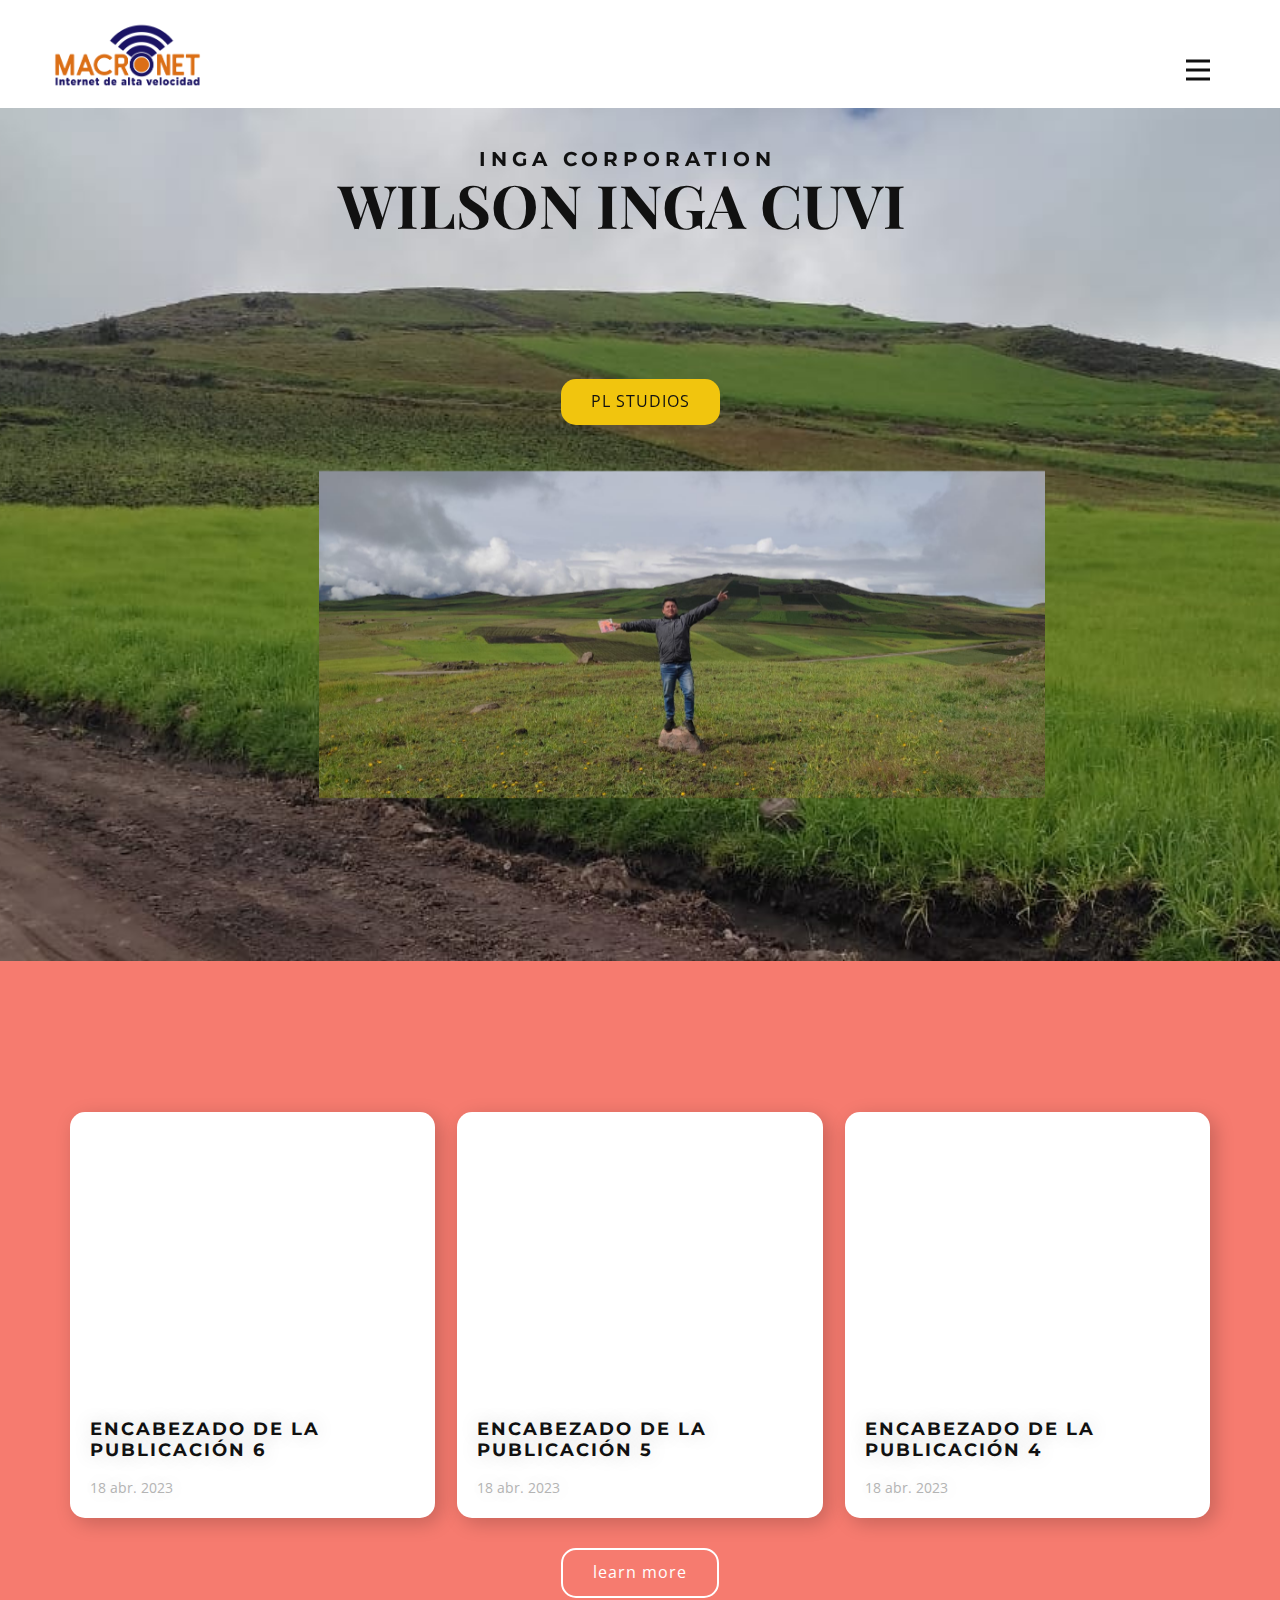
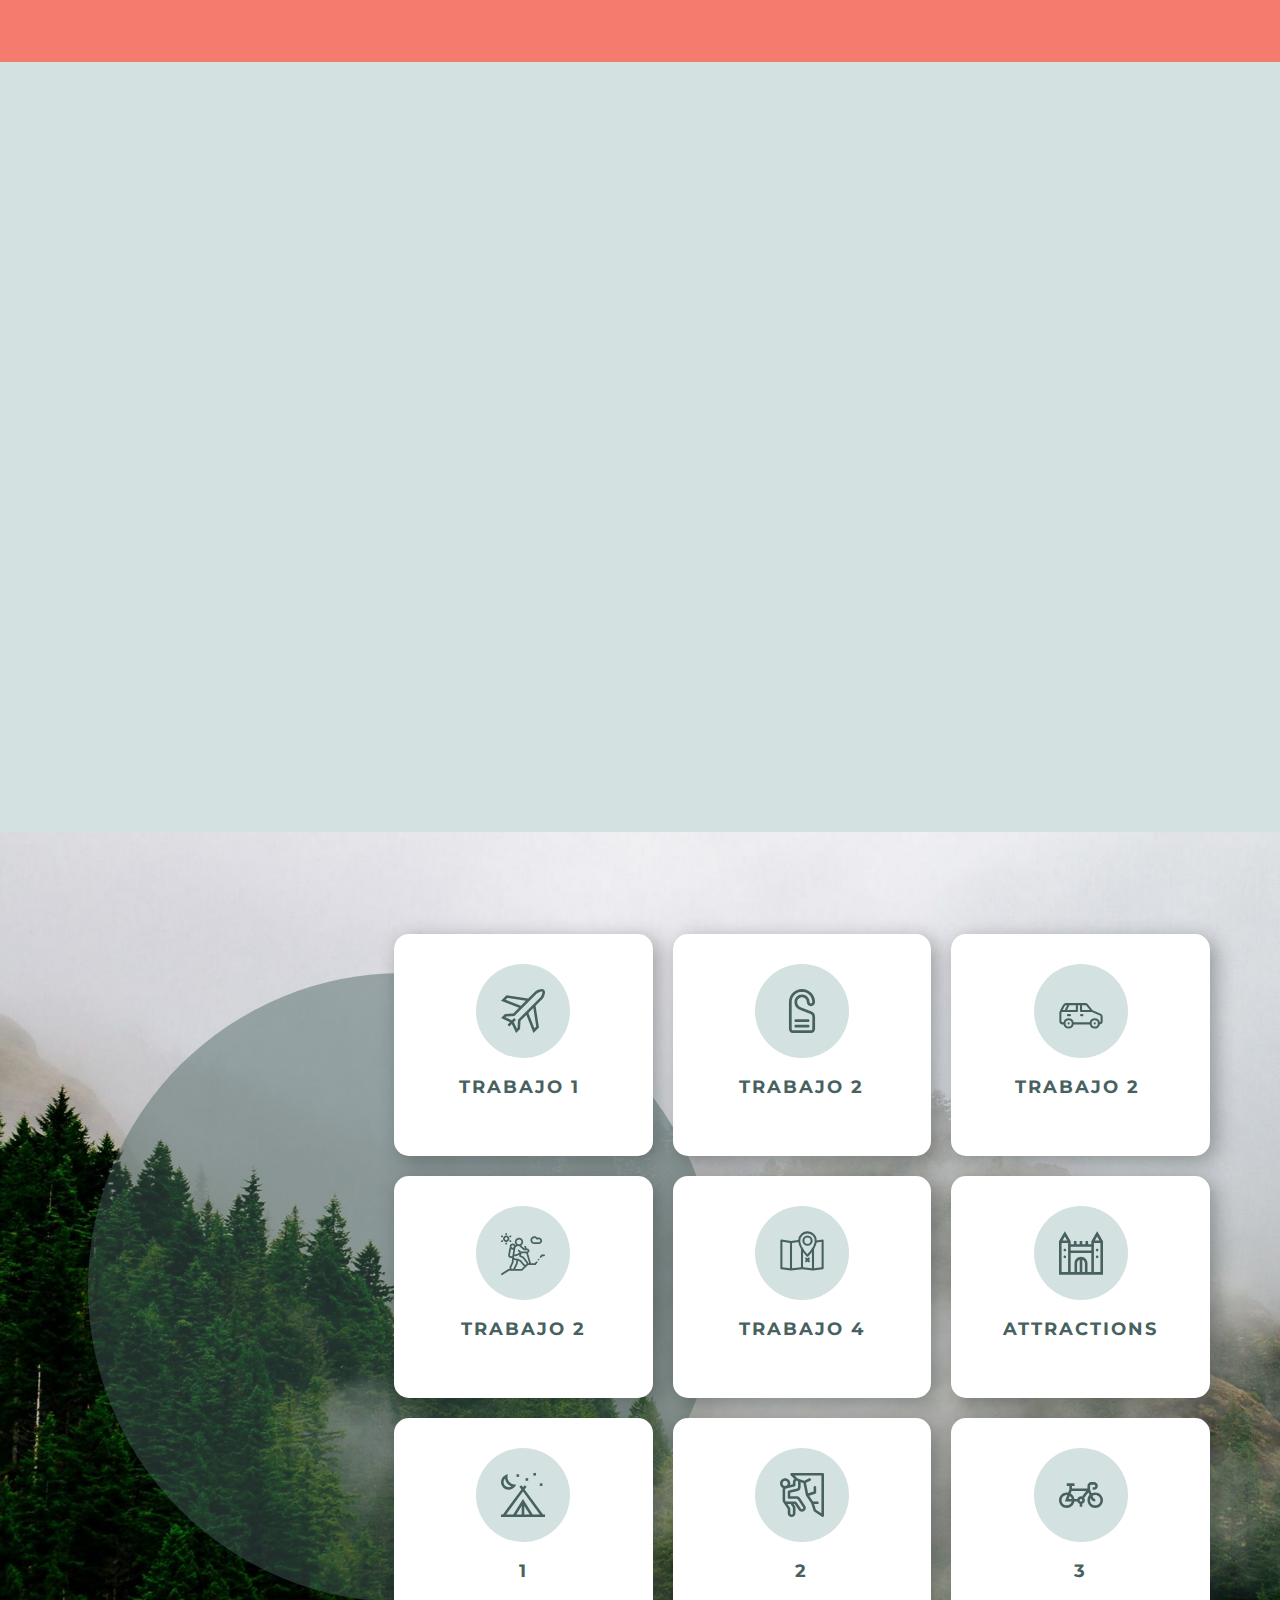
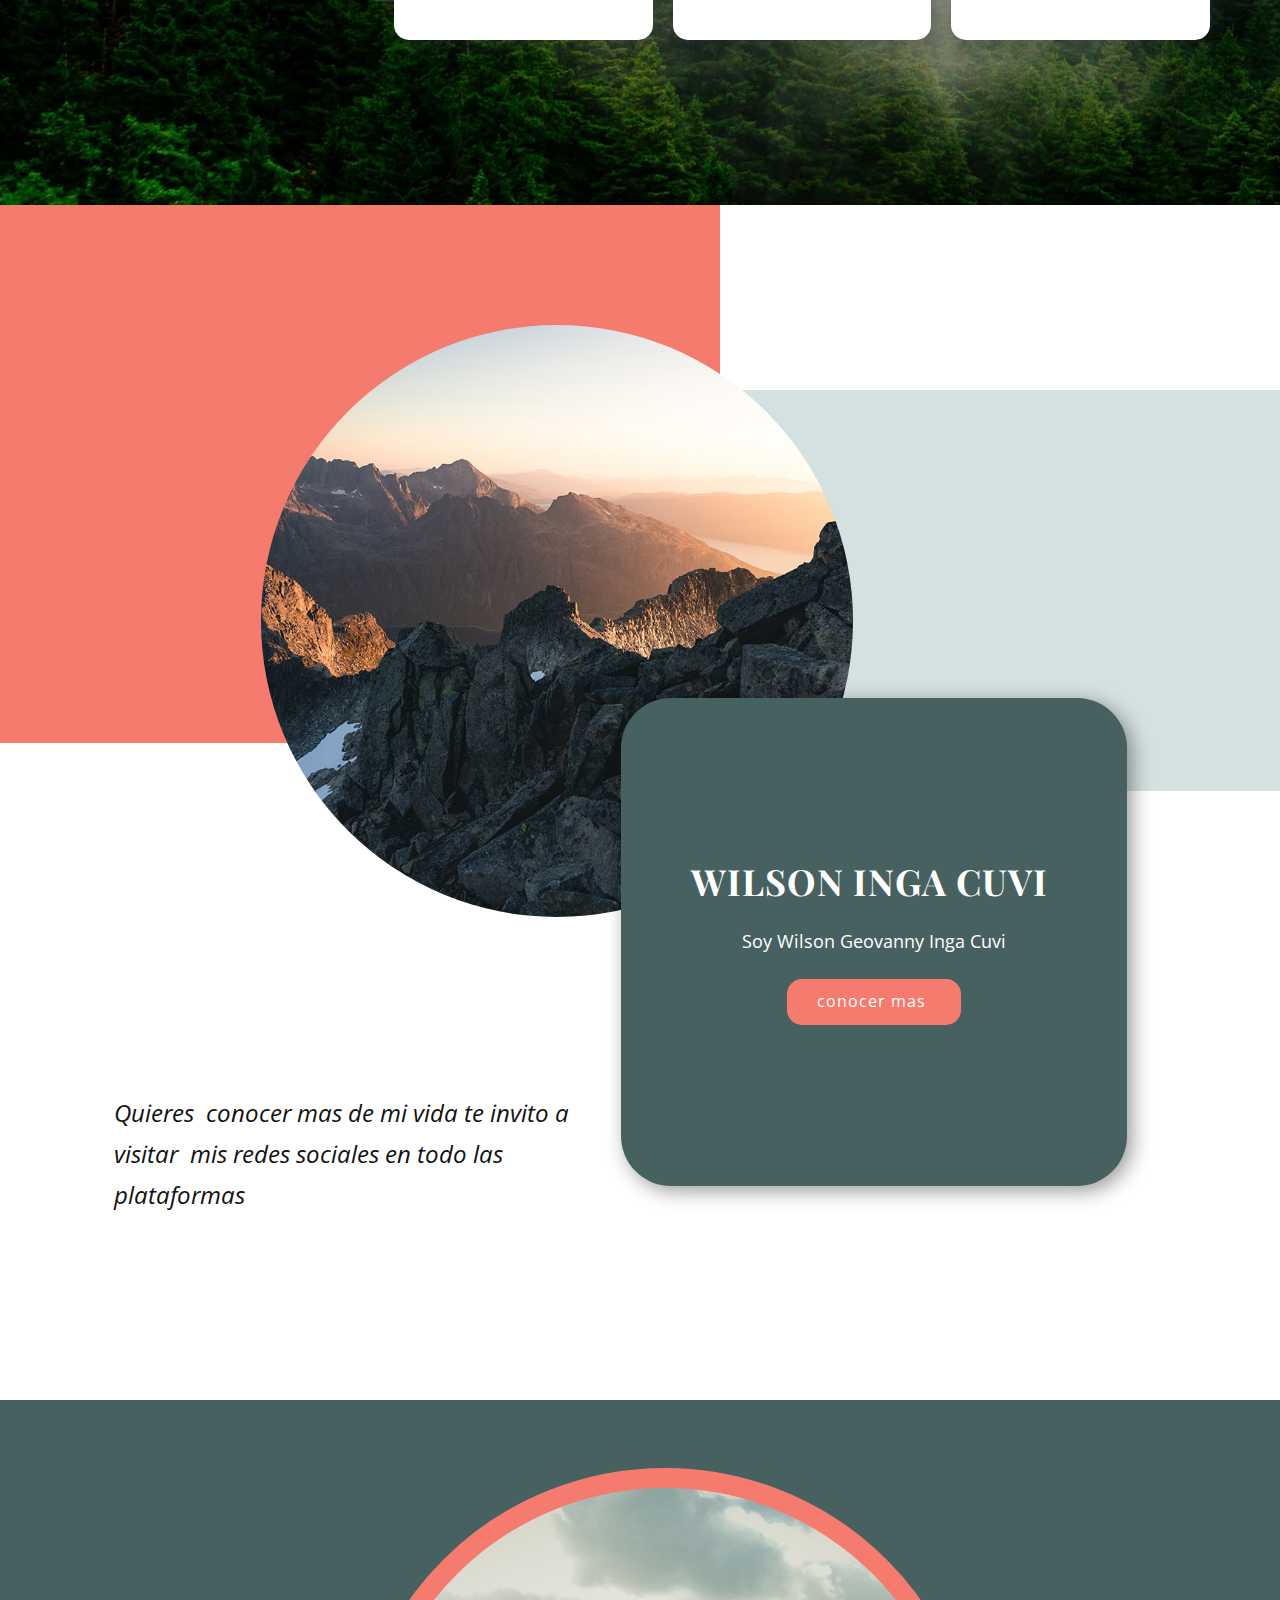
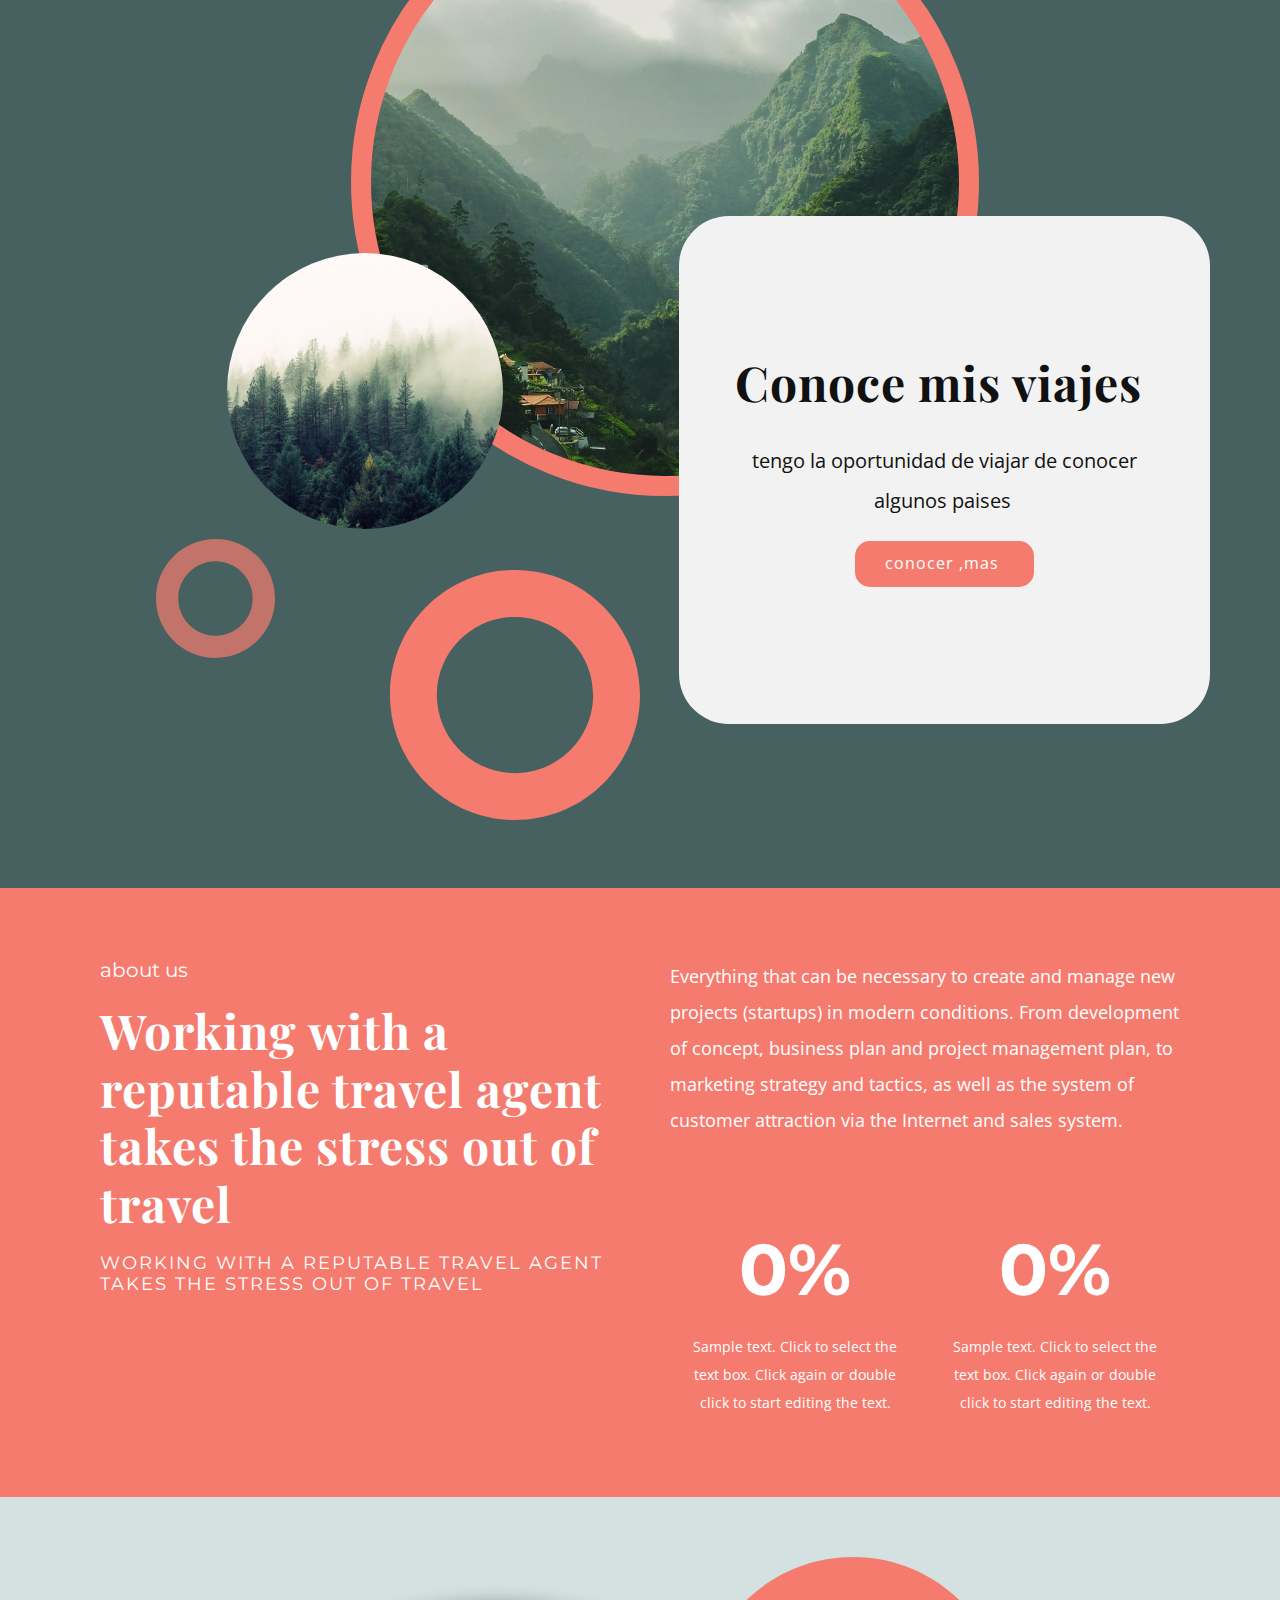
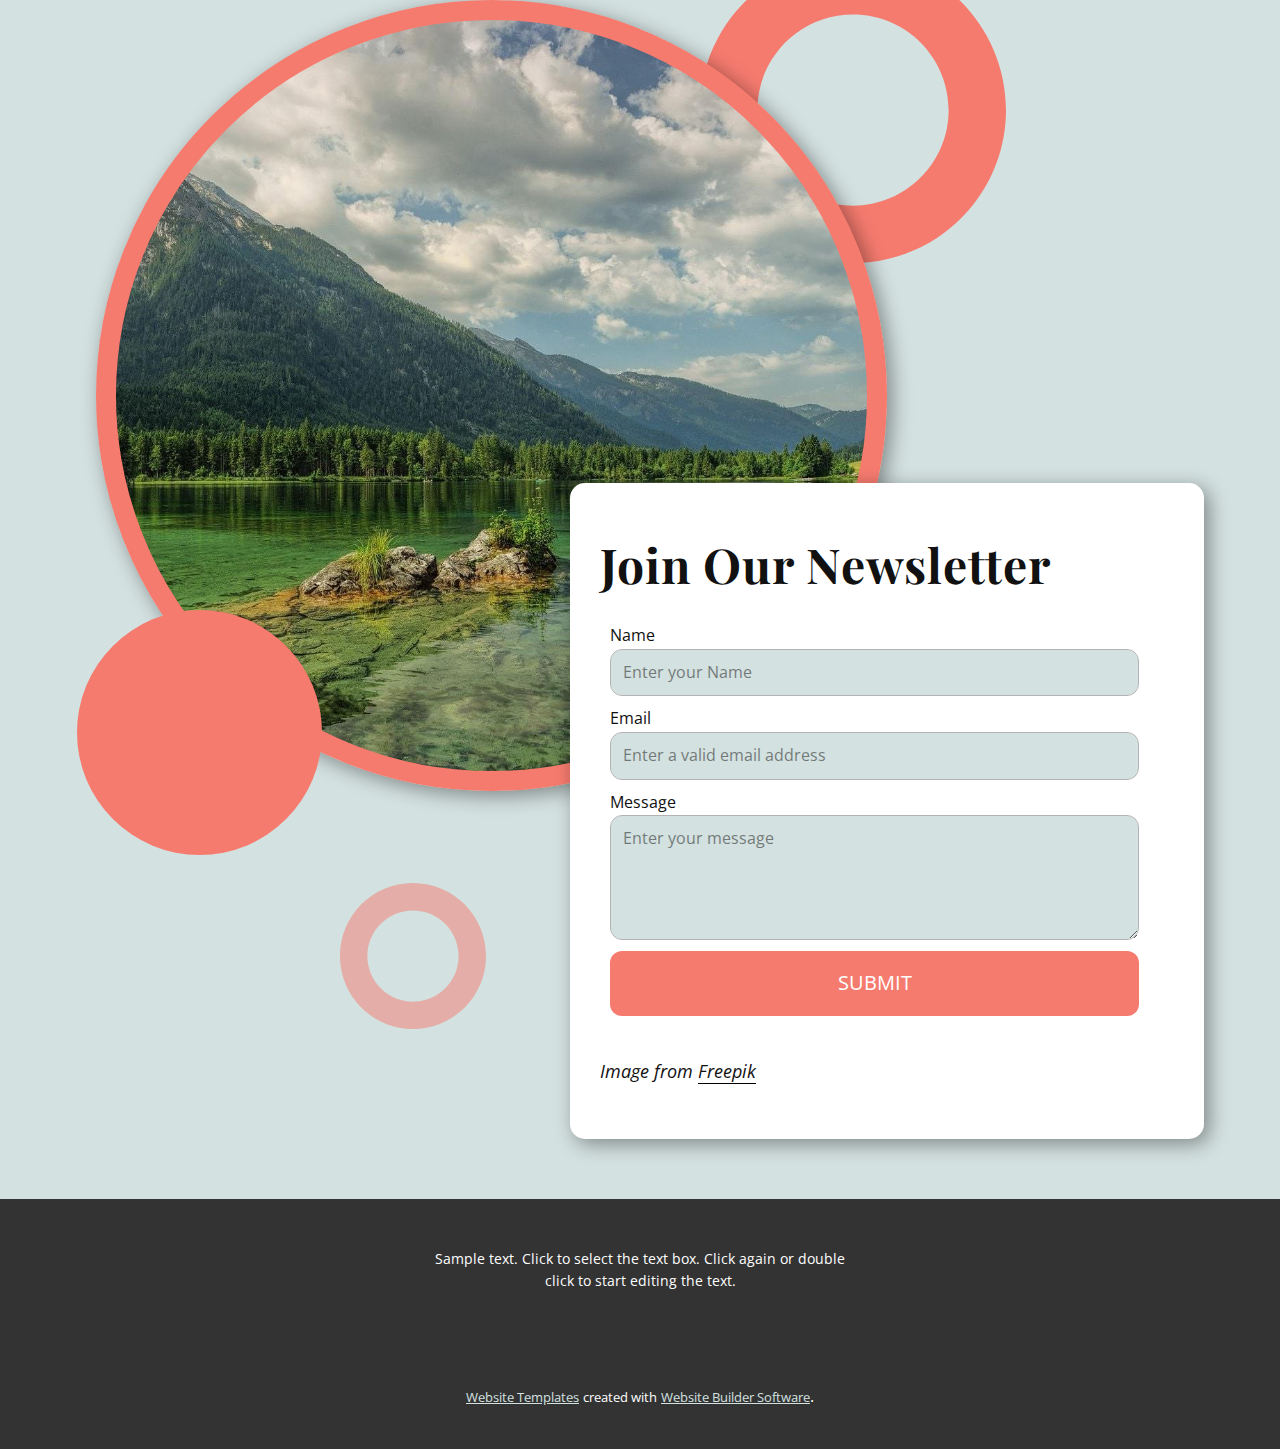
<file: MACRO-NET.html>
<!DOCTYPE html>
<html style="font-size: 16px;" lang="es"><head>
    <meta name="viewport" content="width=device-width, initial-scale=1.0">
    <meta charset="utf-8">
    <meta name="keywords" content="​and everything is perfect, Latest news, ​Travel with​ us, Do something fun, ​Travel with​ us, ​Working with a reputable travel agent takes the stress out of travel, ​Join Our Newsletter">
    <meta name="description" content="">
    <title>MACRO NET</title>
    <link rel="stylesheet" href="nicepage.css" media="screen">
<link rel="stylesheet" href="MACRO-NET.css" media="screen">
    <script class="u-script" type="text/javascript" src="jquery.js" defer=""></script>
    <script class="u-script" type="text/javascript" src="nicepage.js" defer=""></script>
    <meta name="generator" content="Nicepage 5.8.2, nicepage.com">
    <meta name="referrer" content="origin">
    <link id="u-theme-google-font" rel="stylesheet" href="https://fonts.googleapis.com/css?family=Playfair+Display:400,400i,500,500i,600,600i,700,700i,800,800i,900,900i|Open+Sans:300,300i,400,400i,500,500i,600,600i,700,700i,800,800i">
    <link id="u-page-google-font" rel="stylesheet" href="https://fonts.googleapis.com/css?family=Montserrat:100,100i,200,200i,300,300i,400,400i,500,500i,600,600i,700,700i,800,800i,900,900i|Playfair+Display:400,400i,500,500i,600,600i,700,700i,800,800i,900,900i|Playfair+Display:400,400i,500,500i,600,600i,700,700i,800,800i,900,900i">
    
    
    
    
    
    
    
    
    
    <script type="application/ld+json">{
		"@context": "http://schema.org",
		"@type": "Organization",
		"name": "hoja de vida",
		"logo": "images/MACRO-NET-LOGO-MINUSCULAS-SIN-FONDO.png"
}</script>
    <meta name="theme-color" content="#476160">
    <meta property="og:title" content="MACRO NET">
    <meta property="og:type" content="website">
  <meta data-intl-tel-input-cdn-path="intlTelInput/"></head>
  <body class="u-body u-xl-mode" data-lang="es"><header class="u-clearfix u-header u-header" id="sec-a7b1"><div class="u-clearfix u-sheet u-sheet-1">
        <a href="https://nicepage.com" class="u-image u-logo u-image-1" data-image-width="1366" data-image-height="768">
          <img src="images/MACRO-NET-LOGO-MINUSCULAS-SIN-FONDO.png" class="u-logo-image u-logo-image-1">
        </a>
        <nav class="u-menu u-menu-hamburger u-offcanvas u-menu-1" data-responsive-from="XL">
          <div class="menu-collapse" style="font-size: 1rem; letter-spacing: 0px;" wfd-invisible="true">
            <a class="u-button-style u-custom-left-right-menu-spacing u-custom-padding-bottom u-custom-top-bottom-menu-spacing u-nav-link u-text-active-palette-1-base u-text-hover-palette-2-base" href="#">
              <svg class="u-svg-link" viewBox="0 0 24 24"><use xmlns:xlink="http://www.w3.org/1999/xlink" xlink:href="#menu-hamburger"></use></svg>
              <svg class="u-svg-content" version="1.1" id="menu-hamburger" viewBox="0 0 16 16" x="0px" y="0px" xmlns:xlink="http://www.w3.org/1999/xlink" xmlns="http://www.w3.org/2000/svg"><g><rect y="1" width="16" height="2"></rect><rect y="7" width="16" height="2"></rect><rect y="13" width="16" height="2"></rect>
</g></svg>
            </a>
          </div>
          <div class="u-nav-container">
            <ul class="u-nav u-unstyled u-nav-1"><li class="u-nav-item"><a class="u-button-style u-nav-link u-text-active-palette-1-base u-text-hover-palette-2-base" href="MACRO-NET.html" style="padding: 10px 20px;">MACRO NET</a>
</li><li class="u-nav-item"><a class="u-button-style u-nav-link u-text-active-palette-1-base u-text-hover-palette-2-base" href="Copia-de-Casa.html" style="padding: 10px 20px;">Copia de Casa</a>
</li><li class="u-nav-item"><a class="u-button-style u-nav-link u-text-active-palette-1-base u-text-hover-palette-2-base" href="Acerca-de.html" style="padding: 10px 20px;">Acerca de</a>
</li><li class="u-nav-item"><a class="u-button-style u-nav-link u-text-active-palette-1-base u-text-hover-palette-2-base" href="Contacto.html" style="padding: 10px 20px;">Contacto</a>
</li></ul>
          </div>
          <div class="u-nav-container-collapse" wfd-invisible="true">
            <div class="u-black u-container-style u-inner-container-layout u-opacity u-opacity-95 u-sidenav">
              <div class="u-inner-container-layout u-sidenav-overflow">
                <div class="u-menu-close"></div>
                <ul class="u-align-center u-nav u-popupmenu-items u-unstyled u-nav-2"><li class="u-nav-item"><a class="u-button-style u-nav-link" href="MACRO-NET.html" style="padding: 10px 20px;">MACRO NET</a>
</li><li class="u-nav-item"><a class="u-button-style u-nav-link" href="Copia-de-Casa.html" style="padding: 10px 20px;">Copia de Casa</a>
</li><li class="u-nav-item"><a class="u-button-style u-nav-link" href="Acerca-de.html" style="padding: 10px 20px;">Acerca de</a>
</li><li class="u-nav-item"><a class="u-button-style u-nav-link" href="Contacto.html" style="padding: 10px 20px;">Contacto</a>
</li></ul>
              </div>
            </div>
            <div class="u-black u-menu-overlay u-opacity u-opacity-70" wfd-invisible="true"></div>
          </div>
        </nav>
      </div></header>
    <section class="u-align-center u-clearfix u-image u-section-1" id="carousel_bb64" data-image-width="1280" data-image-height="576">
      <div class="u-clearfix u-sheet u-sheet-1">
        <h3 class="u-custom-font u-font-montserrat u-text u-text-default u-text-1" data-animation-name="customAnimationIn" data-animation-duration="1750" data-animation-delay="500">INGA CORPORATION</h3>
        <h1 class="u-custom-font u-font-playfair-display u-text u-text-default u-title u-text-2" data-animation-name="customAnimationIn" data-animation-duration="1750" data-animation-delay="0">WILSON INGA CUVI&nbsp;</h1>
        <a href="https://www.youtube.com/@PLSTUDIOSWILSON-INGA-CUVI" class="u-active-palette-4-light-1 u-border-none u-btn u-btn-round u-button-style u-hover-palette-4-light-1 u-palette-3-base u-radius-15 u-btn-1" data-animation-name="customAnimationIn" data-animation-duration="1750" data-animation-delay="500" target="_blank">PL STUDIOS</a>
        <img src="images/1.jpeg" alt="" class="u-image u-image-contain u-image-default u-image-1" data-image-width="1600" data-image-height="720">
      </div>
    </section>
    <section class="u-align-center u-clearfix u-palette-4-base u-section-2" id="carousel_be38">
      <div class="u-clearfix u-sheet u-valign-middle u-sheet-1">
        <h2 class="u-text u-text-default u-text-1" data-animation-name="customAnimationIn" data-animation-duration="1750" data-animation-delay="500">NUESTROS CLIENTES&nbsp;</h2><!--blog--><!--blog_options_json--><!--{"type":"Recent","source":"","tags":"","count":""}--><!--/blog_options_json-->
        <div class="u-blog u-expanded-width u-blog-1">
          <div class="u-repeater u-repeater-1"><!--blog_post-->
            <div class="u-align-left u-blog-post u-container-style u-radius-15 u-repeater-item u-shape-round u-video-cover u-white u-repeater-item-1">
              <div class="u-container-layout u-similar-container u-valign-top u-container-layout-1">
                <a class="u-post-header-link" href="blog/enviar-5.html"><!--blog_post_image-->
                  <img alt="" class="u-blog-control u-expanded-width-xs u-image u-image-default u-image-1" src="images/COLTA.jpg" data-image-width="800" data-image-height="447" data-animation-name="customAnimationIn" data-animation-duration="1750" data-animation-delay="500"><!--/blog_post_image-->
                </a><!--blog_post_header-->
                <h4 class="u-blog-control u-text u-text-body-color u-text-default u-text-2">
                  <a class="u-post-header-link" href="blog/enviar-5.html">Encabezado de la Publicación 6</a>
                </h4><!--/blog_post_header--><!--blog_post_metadata-->
                <div class="u-blog-control u-metadata u-text-grey-30 u-metadata-1"><!--blog_post_metadata_date-->
                  <span class="u-meta-date u-meta-icon">18 abr. 2023</span><!--/blog_post_metadata_date--><!--blog_post_metadata_comments-->
                  <!--/blog_post_metadata_comments-->
                </div><!--/blog_post_metadata-->
              </div>
            </div><div class="u-align-left u-blog-post u-container-style u-radius-15 u-repeater-item u-shape-round u-video-cover u-white u-repeater-item-2">
              <div class="u-container-layout u-similar-container u-valign-top u-container-layout-2">
                <a class="u-post-header-link" href="blog/enviar-4.html"><!--blog_post_image-->
                  <img alt="" class="u-blog-control u-expanded-width-xs u-image u-image-default u-image-2" src="images/GUAMOTE.jpg" data-image-width="560" data-image-height="420" data-animation-name="customAnimationIn" data-animation-duration="1750" data-animation-delay="500"><!--/blog_post_image-->
                </a><!--blog_post_header-->
                <h4 class="u-blog-control u-text u-text-body-color u-text-default u-text-3">
                  <a class="u-post-header-link" href="blog/enviar-4.html">Encabezado de la Publicación 5</a>
                </h4><!--/blog_post_header--><!--blog_post_metadata-->
                <div class="u-blog-control u-metadata u-text-grey-30 u-metadata-2"><!--blog_post_metadata_date-->
                  <span class="u-meta-date u-meta-icon">18 abr. 2023</span><!--/blog_post_metadata_date--><!--blog_post_metadata_comments-->
                  <!--/blog_post_metadata_comments-->
                </div><!--/blog_post_metadata-->
              </div>
            </div><div class="u-align-left u-blog-post u-container-style u-radius-15 u-repeater-item u-shape-round u-video-cover u-white u-repeater-item-3">
              <div class="u-container-layout u-similar-container u-valign-top u-container-layout-3">
                <a class="u-post-header-link" href="blog/enviar-3.html"><!--blog_post_image-->
                  <img alt="" class="u-blog-control u-expanded-width-xs u-image u-image-default u-image-3" src="images/ALAUSI.jpg" data-animation-name="customAnimationIn" data-animation-duration="1750" data-animation-delay="500" data-image-width="675" data-image-height="450"><!--/blog_post_image-->
                </a><!--blog_post_header-->
                <h4 class="u-blog-control u-text u-text-body-color u-text-default u-text-4">
                  <a class="u-post-header-link" href="blog/enviar-3.html">Encabezado de la Publicación 4</a>
                </h4><!--/blog_post_header--><!--blog_post_metadata-->
                <div class="u-blog-control u-metadata u-text-grey-30 u-metadata-3"><!--blog_post_metadata_date-->
                  <span class="u-meta-date u-meta-icon">18 abr. 2023</span><!--/blog_post_metadata_date--><!--blog_post_metadata_comments-->
                  <!--/blog_post_metadata_comments-->
                </div><!--/blog_post_metadata-->
              </div>
            </div><!--/blog_post--><!--blog_post-->
            <!--/blog_post--><!--blog_post-->
            <!--/blog_post-->
          </div>
        </div><!--/blog-->
        <a href="https://nicepage.me" class="u-active-white u-border-2 u-border-active-white u-border-hover-white u-border-white u-btn u-btn-round u-button-style u-hover-white u-none u-radius-15 u-text-active-palette-4-base u-text-body-alt-color u-text-hover-palette-4-base u-btn-1">learn more</a>
      </div>
    </section>
    <section class="u-clearfix u-palette-1-light-2 u-section-3" id="carousel_168a">
      <div class="u-clearfix u-sheet u-sheet-1">
        <div class="u-container-style u-group u-radius-50 u-shape-round u-white u-group-1" data-animation-name="customAnimationIn" data-animation-duration="1750" data-animation-delay="500">
          <div class="u-container-layout u-container-layout-1">
            <div alt="" class="u-image u-image-circle u-image-1" data-image-width="512" data-image-height="512" data-animation-name="customAnimationIn" data-animation-duration="1750" data-animation-delay="500"></div>
            <div class="u-palette-4-base u-shape u-shape-circle u-shape-1" data-animation-name="fadeIn" data-animation-duration="1000" data-animation-direction="Left"></div>
            <h2 class="u-align-left u-text u-text-default u-text-1"> Quienes somos ?</h2>
            <p class="u-align-justify u-text u-text-2"> Somos una empresa Riobambeña&nbsp;encargada en brindar el mejor&nbsp;servicio de Internet, nuestro propósito es&nbsp;conectar&nbsp;al&nbsp;País mediante la red de&nbsp;Fibra Óptica, ofreciendo un servicio de calidad a través de un&nbsp;equipo de profesionales&nbsp;comprometidos en entregarte&nbsp;&nbsp;la mejor experiencia por medio del servicio que ofrecemos.</p>
            <a href="https://nicepage.studio" class="u-active-palette-4-light-1 u-btn u-btn-round u-button-style u-hover-palette-4-light-1 u-palette-4-base u-radius-15 u-btn-1">Conocer más.</a>
          </div>
        </div>
      </div>
    </section>
    <section class="u-clearfix u-image u-section-4" id="carousel_adab" data-image-width="1980" data-image-height="1320">
      <div class="u-clearfix u-sheet u-valign-middle-md u-valign-middle-sm u-sheet-1">
        <div class="u-opacity u-opacity-45 u-palette-1-base u-shape u-shape-circle u-shape-1"></div>
        <div class="u-list u-list-1">
          <div class="u-repeater u-repeater-1">
            <div class="u-align-center u-container-style u-list-item u-radius-15 u-repeater-item u-shape-round u-video-cover u-white u-list-item-1">
              <div class="u-container-layout u-similar-container u-valign-top u-container-layout-1"><span class="u-icon u-icon-circle u-palette-1-light-2 u-text-palette-1-base u-icon-1"><svg class="u-svg-link" preserveAspectRatio="xMidYMin slice" viewBox="0 0 512 512" style=""><use xmlns:xlink="http://www.w3.org/1999/xlink" xlink:href="#svg-d9e1"></use></svg><svg class="u-svg-content" viewBox="0 0 512 512" x="0px" y="0px" id="svg-d9e1" style="enable-background:new 0 0 512 512;"><g><g><path d="M501.905,10.593C489.743-1.57,468.721-2.766,441.099,7.133c-18.995,6.81-38.919,18.222-48.451,27.754l-76.55,76.55    L64.116,71.859L0,135.975l209.501,82.059l-67.266,67.266l-95.472,5.591L0.984,336.67l103.609,49.994L75.567,415.69l21.24,21.24    l28.987-28.987l50.043,103.56l45.768-45.769l5.592-95.472l68.395-68.395l82.043,209.459l64.115-64.116l-39.57-251.933    l75.43-75.431c9.532-9.531,20.945-29.455,27.755-48.451C515.264,43.781,514.068,22.754,501.905,10.593z M53.706,124.751    l20.846-20.846l215.268,33.811l-57.136,57.136L53.706,124.751z M409.705,436.776l-20.845,20.846l-70.087-178.935l57.128-57.128    L409.705,436.776z M477.088,61.262c-5.739,16.012-15.224,31.853-20.718,37.347L197.88,357.101l-5.592,95.472l-7.797,7.797    l-36.202-74.918l26.113-26.113l-21.24-21.24l-26.07,26.068L52.137,328l7.788-7.788l95.472-5.591L413.888,56.128    c5.495-5.495,21.336-14.977,37.348-20.718c18.176-6.516,27.82-5.186,29.429-3.577C482.272,33.441,483.604,43.083,477.088,61.262z"></path>
</g>
</g></svg></span>
                <h4 class="u-text u-text-1">TRABAJO 1&nbsp;</h4>
              </div>
            </div>
            <div class="u-align-center u-container-style u-list-item u-radius-15 u-repeater-item u-shape-round u-video-cover u-white u-list-item-2">
              <div class="u-container-layout u-similar-container u-valign-top u-container-layout-2"><span class="u-icon u-icon-circle u-palette-1-light-2 u-text-palette-1-base u-icon-2"><svg class="u-svg-link" preserveAspectRatio="xMidYMin slice" viewBox="0 0 512.034 512.034" style=""><use xmlns:xlink="http://www.w3.org/1999/xlink" xlink:href="#svg-43ca"></use></svg><svg class="u-svg-content" viewBox="0 0 512.034 512.034" id="svg-43ca"><g><path d="m360.017 512.034h-208c-26.467 0-48-21.533-48-48v-312c0-40.605 15.81-78.777 44.517-107.484 59.395-59.396 155.563-59.405 214.967 0 28.407 28.407 44.215 66.172 44.512 106.339.199 26.869-21.144 48.915-47.575 49.142-26.798.172-48.42-21.36-48.42-47.998 0-31.252-25.551-56.22-56.194-56-45.531.161-72.238 52.974-44.564 93.296 7.356 10.705 17.652 18.83 29.77 23.489l125.962 48.452c24.539 9.437 41.026 33.441 41.026 59.733v143.03c-.001 26.468-21.534 48.001-48.001 48.001zm-104-480c-66.329 0-120 53.66-120 120v312c0 8.822 7.178 16 16 16h208c8.822 0 16-7.178 16-16v-143.03c0-13.146-8.244-25.147-20.513-29.866l-125.961-48.45c-38.879-14.948-62.414-52.704-61.513-90.975.733-48.068 39.455-87.506 87.681-87.678 48.814-.227 88.307 39.408 88.307 88 0 8.999 7.383 16.11 16.145 15.999 8.66-.074 15.919-7.817 15.852-16.907-.487-65.765-53.83-119.093-119.998-119.093z"></path><path d="m327.017 384.034h-143c-8.836 0-16-7.164-16-16s7.164-16 16-16h143c8.836 0 16 7.164 16 16s-7.163 16-16 16z"></path><path d="m327.017 448.034h-143c-8.836 0-16-7.164-16-16s7.164-16 16-16h143c8.836 0 16 7.164 16 16s-7.163 16-16 16z"></path>
</g></svg></span>
                <h4 class="u-text u-text-2">TRABAJO 2</h4>
              </div>
            </div>
            <div class="u-align-center u-container-style u-list-item u-radius-15 u-repeater-item u-shape-round u-video-cover u-white u-list-item-3">
              <div class="u-container-layout u-similar-container u-valign-top u-container-layout-3"><span class="u-icon u-icon-circle u-palette-1-light-2 u-text-palette-1-base u-icon-3"><svg class="u-svg-link" preserveAspectRatio="xMidYMin slice" viewBox="0 0 512 512" style=""><use xmlns:xlink="http://www.w3.org/1999/xlink" xlink:href="#svg-63c2"></use></svg><svg class="u-svg-content" viewBox="0 0 512 512" id="svg-63c2"><g id="_02-car"><g id="linear_color"><path d="M484.973,287.049l-93.5-40.877L335.52,177.311A35.824,35.824,0,0,0,307.58,164H83.78a43.76,43.76,0,0,0-39.353,24.323L8.642,259.884A44.279,44.279,0,0,0,4,279.55V376a36.04,36.04,0,0,0,36,36H53.207a60.006,60.006,0,0,0,117.586,0H357.208a60,60,0,0,0,117.606-.12A36.041,36.041,0,0,0,508,376V320.63A36.168,36.168,0,0,0,484.973,287.049ZM316.887,192.438,358.786,244H268V188h39.58A11.927,11.927,0,0,1,316.887,192.438ZM196,188v56H94.08l26.909-56ZM65.893,199.057A19.891,19.891,0,0,1,83.78,188H94.362L67.453,244H43.418ZM112,436a36,36,0,1,1,36-36A36.04,36.04,0,0,1,112,436Zm304,0a36,36,0,1,1,36-36A36.04,36.04,0,0,1,416,436Zm68-60a12.013,12.013,0,0,1-9.278,11.677A60,60,0,0,0,357.208,388H170.793a60.006,60.006,0,0,0-117.586,0H40a12.013,12.013,0,0,1-12-12V279.55a20.147,20.147,0,0,1,2.113-8.943l1.3-2.607H208a12,12,0,0,0,12-12V188h24v68a12,12,0,0,0,12,12H381.491l94.132,41.155q.294.129.594.241A12.053,12.053,0,0,1,484,320.63Z"></path><circle cx="112" cy="400" r="12"></circle><circle cx="416" cy="400" r="12"></circle><path d="M272,292H257a12,12,0,0,0,0,24h15a12,12,0,0,0,0-24Z"></path><path d="M128,292H104a12,12,0,0,0,0,24h24a12,12,0,0,0,0-24Z"></path>
</g>
</g></svg></span>
                <h4 class="u-text u-text-3">TRABAJO 2&nbsp;<br>
                </h4>
              </div>
            </div>
            <div class="u-align-center u-container-style u-list-item u-radius-15 u-repeater-item u-shape-round u-video-cover u-white u-list-item-4">
              <div class="u-container-layout u-similar-container u-valign-top u-container-layout-4"><span class="u-icon u-icon-circle u-palette-1-light-2 u-text-palette-1-base u-icon-4"><svg class="u-svg-link" preserveAspectRatio="xMidYMin slice" viewBox="0 -11 512.00039 512" style=""><use xmlns:xlink="http://www.w3.org/1999/xlink" xlink:href="#svg-c652"></use></svg><svg class="u-svg-content" viewBox="0 -11 512.00039 512" id="svg-c652"><path d="m502 251.8125h-25.222656c-3.082032 0-5.992188 1.421875-7.886719 3.851562l-15.210937 19.503907c-3.398438 4.355469-2.621094 10.636719 1.734374 14.035156 1.828126 1.425781 3.992188 2.113281 6.144532 2.113281 2.976562 0 5.917968-1.320312 7.890625-3.847656l12.210937-15.652344h20.339844c5.523438 0 10-4.476562 10-10 0-5.523437-4.476562-10.003906-10-10.003906zm0 0"></path><path d="m420.53125 333.921875c-4.355469-3.394531-10.636719-2.621094-14.035156 1.734375l-14.0625 18.03125h-43.78125l-34.96875-119.8125c10.195312-3.878906 17.457031-13.75 17.457031-25.289062 0-14.914063-12.132813-27.050782-27.050781-27.050782h-5.683594l-7.246094-24.832031c-1.550781-5.300781-7.105468-8.34375-12.402344-6.796875-5.300781 1.546875-8.34375 7.097656-6.796874 12.398438l5.613281 19.230468h-5.332031l-37.152344-35.457031c.789062-.496094 1.574218-1.007813 2.339844-1.550781 10.574218-7.484375 17.597656-18.636719 19.777343-31.40625 2.183594-12.765625-.738281-25.617188-8.222656-36.1875-7.484375-10.574219-18.636719-17.59375-31.40625-19.777344-26.355469-4.507812-51.460937 13.273438-55.964844 39.628906-2.71875 15.898438 2.683594 31.339844 13.179688 42.082032-2.785157 1.308593-5.402344 2.832031-7.835938 4.550781-4.6875-9.796875-13.753906-17.273438-25.054687-19.300781-8.984375-1.609376-18.050782.40625-25.535156 5.683593-7.648438 5.394531-12.722657 13.511719-14.277344 22.855469-1 5.996094-.425782 11.910156 1.417968 17.300781-.488281.234375-.960937.496094-1.40625.808594-2.179687 1.523437-3.664062 3.855469-4.121093 6.480469l-14.050781 80.671875c-2.527344 14.53125 6.828124 28.402343 20.855468 30.914062l16.839844 3.019531c1.519531.273438 3.027344.40625 4.519531.40625 1.121094 0 2.222657-.097656 3.3125-.242187l-3.117187 47.859375-24.269532 50.058594c-2.300781 4.753906-3.46875 9.835937-3.46875 15.097656 0 5.128906 1.171876 10.109375 3.28125 14.625h-11.609374c-1.90625 0-3.773438.546875-5.378907 1.570312l-80.269531 51.1875c-4.65625 2.96875-6.023438 9.152344-3.054688 13.808594 1.90625 2.988282 5.140626 4.625 8.441407 4.625 1.839843 0 3.699219-.507812 5.367187-1.570312l77.808594-49.621094h38.078125c.652344.039062 1.300781.058594 1.949219.058594.539062 0 1.074218-.03125 1.609375-.058594h106.625c2.5625 0 5.027343-.984375 6.886719-2.75l66.535156-63.214844h26.21875.058594.035156 56.132812c3.078125 0 5.988282-1.421875 7.882813-3.851562l17.066406-21.878906c3.398437-4.359376 2.621094-10.640626-1.734375-14.039063zm-250.183594-36.785156c-3.871094-.664063-8.15625-.949219-11.675781-2.800781-6.222656-3.277344-9.378906-10.222657-8.226563-17.0625.320313-1.894532.648438-3.792969.972657-5.6875 29.007812-1.347657 49.246093-9.503907 62.804687-18.207032l-2.34375 13.71875c-.75 4.394532 1.5 8.757813 5.515625 10.695313l35.597657 17.152343 41.363281 52.214844c5.023437 6.34375 3.953125 15.589844-2.390625 20.613282-6.339844 5.023437-15.585938 3.949218-20.609375-2.390626l-35.75-45.125c-.9375-1.1875-2.136719-2.144531-3.496094-2.800781l-30.128906-14.519531c-.84375-.40625-1.738281-.691406-2.65625-.847656zm139.683594 37.605469-42.796875-54.027344c-.703125-.882813-1.542969-1.632813-2.480469-2.226563-.328125-.207031-.675781-.402343-1.035156-.574219l-30.855469-14.871093 4.683594-27.40625h55.816406l34.453125 118.050781h-10.398437c-.488281-6.6875-2.914063-13.304688-7.386719-18.945312zm-41.792969-133.207032h22.605469c.019531 0 .039062.003906.058594.003906.011718 0 .023437-.003906.035156-.003906h13.152344c3.890625 0 7.050781 3.164063 7.050781 7.050782 0 3.886718-3.160156 7.050781-7.050781 7.050781h-3.039063c-.011719 0-.023437 0-.03125 0h-68.195312l-20.21875-17.425781c-4.1875-3.601563-10.5-3.132813-14.105469 1.050781-3.605469 4.183593-3.136719 10.496093 1.046875 14.101562l15.816406 13.628907c-7.914062 8.21875-25.972656 21.757812-60.484375 24.351562l3.675782-21.503906 6.945312-40.617188c.003906-.027344.003906-.054687.007812-.082031l2.058594-12.046875c1.996094-11.667969 11.949219-23.921875 33.859375-23.921875.503907 0 1.011719.007813 1.53125.019531.082031.003906.167969.003906.25.003906 6.859375 0 13.023438 2.367188 17.347657 6.660157.128906.128906.261718.253906.394531.375l40.382812 38.539062c1.863281 1.777344 4.335938 2.765625 6.90625 2.765625zm-86.910156-101.382812c2.371094-13.867188 14.445313-23.691406 28.066406-23.691406 1.589844 0 3.199219.132812 4.816407.410156 7.5 1.28125 14.050781 5.40625 18.449218 11.617187 4.398438 6.210938 6.117188 13.765625 4.832032 21.265625-2.367188 13.867188-14.445313 23.695313-28.066407 23.691406-1.589843 0-3.199219-.132812-4.816406-.410156-15.484375-2.644531-25.929687-17.398437-23.28125-32.882812zm-59.511719 55.792968c.671875-4.03125 2.828125-7.511718 6.074219-9.800781 2.390625-1.683593 5.167969-2.5625 8.011719-2.5625.820312 0 1.644531.074219 2.46875.222657 7.914062 1.417968 13.234375 9.265624 11.863281 17.488281-.671875 4.03125-2.832031 7.511719-6.078125 9.800781-3.078125 2.171875-6.796875 3-10.476562 2.34375-7.914063-1.421875-13.238282-9.269531-11.863282-17.492188zm3.339844 116.222657-16.839844-3.023438c-3.230468-.578125-5.332031-4.078125-4.683594-7.800781l12.324219-70.765625 28.152344 5.050781-4.746094 27.773438-7.5625 44.21875c-.992187 3.070312-3.84375 5.046875-6.644531 4.546875zm1.714844 146.082031c-5.101563-2.472656-8.269532-7.539062-8.269532-13.222656 0-2.21875.496094-4.367188 1.46875-6.375l25.117188-51.8125c.566406-1.160156.898438-2.421875.980469-3.710938l2.066406-31.691406c7.539063 4.320312 16.527344 5.03125 24.957031 6.476562 1.585938.269532 3.171875.542969 4.757813.8125l-2.25 32.429688-29.226563 60.292969c-2.355468 4.855469-7.058594 7.816406-12.089844 8.207031h-2.269531c-1.773437-.140625-3.546875-.585938-5.242187-1.40625zm110.582031 1.40625h-72.734375l29.820312-61.515625c.207032-.425781.378907-.859375.523438-1.304687.242188-.753907.398438-1.550782.457031-2.375l2.175781-31.386719 23.660157 11.402343 34.324219 43.324219c3.945312 4.980469 8.996093 8.578125 14.527343 10.734375zm0 0"></path><path d="m388.351562 129.78125h51.164063c21.171875 0 38.398437-17.226562 38.398437-38.402344 0-21.171875-17.226562-38.398437-38.398437-38.398437-5.113281 0-10.144531 1.023437-14.804687 2.96875-8.554688-11.125-21.910157-17.902344-36.359376-17.902344-25.292968 0-45.867187 20.574219-45.867187 45.867187 0 12.25 4.769531 23.769532 13.433594 32.433594 8.664062 8.664063 20.179687 13.433594 32.433593 13.433594zm0-71.734375c10.304688 0 19.621094 6.109375 23.734376 15.570313 1.257812 2.894531 3.808593 5.027343 6.882812 5.75 3.070312.71875 6.304688-.050782 8.722656-2.082032 3.351563-2.816406 7.4375-4.304687 11.824219-4.304687 10.144531 0 18.398437 8.253906 18.398437 18.398437 0 10.148438-8.253906 18.402344-18.398437 18.402344h-51.164063c-6.910156 0-13.40625-2.691406-18.292968-7.578125-4.886719-4.882813-7.574219-11.378906-7.574219-18.289063 0-14.265624 11.605469-25.867187 25.867187-25.867187zm0 0"></path><path d="m60.460938 104.5625c20.136718 0 36.519531-16.382812 36.519531-36.519531s-16.382813-36.519531-36.519531-36.519531c-9.753907 0-18.925782 3.796874-25.820313 10.695312-6.898437 6.898438-10.699219 16.070312-10.699219 25.824219 0 20.136719 16.386719 36.519531 36.519532 36.519531zm-11.679688-48.199219c3.121094-3.121093 7.269531-4.839843 11.679688-4.839843 9.109374 0 16.519531 7.410156 16.519531 16.519531s-7.410157 16.519531-16.519531 16.519531c-9.105469 0-16.519532-7.410156-16.519532-16.519531 0-4.414063 1.71875-8.5625 4.839844-11.679688zm0 0"></path><path d="m5 47.792969 4.691406 2.707031c1.574219.910156 3.296875 1.34375 4.992188 1.34375 3.457031 0 6.816406-1.792969 8.667968-5.003906 2.761719-4.78125 1.125-10.898438-3.660156-13.660156l-4.691406-2.707032c-4.78125-2.761718-10.898438-1.125-13.660156 3.660156-2.757813 4.78125-1.121094 10.898438 3.660156 13.660157zm0 0"></path><path d="m115.921875 88.738281-4.691406-2.707031c-4.78125-2.761719-10.898438-1.125-13.660157 3.660156-2.761718 4.78125-1.121093 10.898438 3.660157 13.660156l4.691406 2.707032c1.574219.910156 3.292969 1.34375 4.992187 1.34375 3.453126 0 6.816407-1.792969 8.667969-5.003906 2.761719-4.78125 1.121094-10.898438-3.660156-13.660157zm0 0"></path><path d="m10.011719 107.402344c1.695312 0 3.417969-.433594 4.992187-1.34375l4.6875-2.707032c4.785156-2.761718 6.421875-8.875 3.660156-13.660156-2.761718-4.785156-8.875-6.421875-13.660156-3.660156l-4.691406 2.707031c-4.78125 2.761719-6.417969 8.878907-3.660156 13.660157 1.855468 3.210937 5.214844 5.003906 8.671875 5.003906zm0 0"></path><path d="m106.242188 51.84375c1.695312 0 3.414062-.433594 4.988281-1.339844l4.691406-2.710937c4.785156-2.761719 6.421875-8.875 3.660156-13.660157-2.761719-4.78125-8.878906-6.421874-13.660156-3.660156l-4.691406 2.707032c-4.78125 2.761718-6.421875 8.878906-3.660157 13.664062 1.855469 3.207031 5.214844 5 8.671876 5zm0 0"></path><path d="m60.460938 25.691406c5.523437 0 10-4.476562 10-10v-5.691406c0-5.523438-4.476563-10-10-10-5.523438 0-10 4.476562-10 10v5.691406c0 5.523438 4.476562 10 10 10zm0 0"></path><path d="m50.460938 121.324219v5.691406c0 5.523437 4.476562 10 10 10 5.523437 0 10-4.476563 10-10v-5.691406c0-5.523438-4.476563-10-10-10-5.523438 0-10 4.480469-10 10zm0 0"></path><path d="m446.25 306.859375c-1.613281-3.929687-5.714844-6.453125-9.949219-6.144531-4.15625.300781-7.746093 3.222656-8.894531 7.222656-1.152344 4.011719.394531 8.441406 3.78125 10.875 3.339844 2.394531 7.957031 2.460938 11.371094.1875 3.925781-2.605469 5.503906-7.792969 3.691406-12.140625zm0 0"></path></svg></span>
                <h4 class="u-text u-text-4">TRABAJO 2</h4>
              </div>
            </div>
            <div class="u-align-center u-container-style u-list-item u-radius-15 u-repeater-item u-shape-round u-video-cover u-white u-list-item-5">
              <div class="u-container-layout u-similar-container u-valign-top u-container-layout-5"><span class="u-icon u-icon-circle u-palette-1-light-2 u-text-palette-1-base u-icon-5"><svg class="u-svg-link" preserveAspectRatio="xMidYMin slice" viewBox="0 0 512 512" style=""><use xmlns:xlink="http://www.w3.org/1999/xlink" xlink:href="#svg-c49a"></use></svg><svg class="u-svg-content" viewBox="0 0 512 512" id="svg-c49a"><g id="_07-map"><g id="filled_outline"><path d="M503.862,102.935a12,12,0,0,0-9.559-2.814L427.969,109.6a107.995,107.995,0,0,0-215.76-4.217l-84.1,10.513L17.7,100.121A12,12,0,0,0,4,112V432a12,12,0,0,0,10.3,11.879l112,16c.056.008.114.006.17.013a11.891,11.891,0,0,0,1.216.092c.084,0,.169.013.254.013l.057,0a12.055,12.055,0,0,0,1.392-.087c.032,0,.064,0,.1-.006L256,444.093l126.512,15.814c.033,0,.067,0,.1.007A12.227,12.227,0,0,0,384,460c.36,0,.719-.022,1.078-.054.111-.01.222-.023.333-.036.095-.011.191-.017.286-.031l112-16A12,12,0,0,0,508,432V112A12,12,0,0,0,503.862,102.935ZM320,28a84.1,84.1,0,0,1,84,84c0,28.359-13.428,59.43-30.052,87.027-.034.052-.064.108-.1.161-18.829,31.219-41.724,57.975-53.851,71.3-12.105-13.3-34.937-39.985-53.745-71.129-.072-.118-.139-.238-.215-.353C249.422,171.415,236,140.353,236,112A84.1,84.1,0,0,1,320,28Zm52,406.407-104-13V245.065a490.038,490.038,0,0,0,43.515,51.42,12,12,0,0,0,16.97,0A490.038,490.038,0,0,0,372,245.065ZM140,138.593l73.3-9.162c3.884,27.094,16.111,54.712,30.7,79.5v212.48l-104,13ZM28,125.836l88,12.572V434.164L28,421.592ZM484,421.592l-88,12.572V208.927c13.744-23.352,25.392-49.22,29.943-74.8l58.057-8.3Z"></path><path d="M320,319.029l-7.515-7.514a12,12,0,0,0-16.97,16.97L303.029,336l-7.514,7.515a12,12,0,1,0,16.97,16.97L320,352.971l7.515,7.514a12,12,0,0,0,16.97-16.97L336.971,336l7.514-7.515a12,12,0,0,0-16.97-16.97Z"></path><path d="M320,172a60,60,0,1,0-60-60A60.068,60.068,0,0,0,320,172Zm0-96a36,36,0,1,1-36,36A36.04,36.04,0,0,1,320,76Z"></path>
</g>
</g></svg></span>
                <h4 class="u-text u-text-5">TRABAJO 4</h4>
              </div>
            </div>
            <div class="u-align-center u-container-style u-list-item u-radius-15 u-repeater-item u-shape-round u-video-cover u-white u-list-item-6">
              <div class="u-container-layout u-similar-container u-valign-top u-container-layout-6"><span class="u-icon u-icon-circle u-palette-1-light-2 u-text-palette-1-base u-icon-6"><svg class="u-svg-link" preserveAspectRatio="xMidYMin slice" viewBox="0 0 507.851 507.851" style=""><use xmlns:xlink="http://www.w3.org/1999/xlink" xlink:href="#svg-5ad9"></use></svg><svg class="u-svg-content" viewBox="0 0 507.851 507.851" id="svg-5ad9"><g id="XMLID_637_"><path id="XMLID_660_" d="m440.442 3.43-67.409 115.868v32.807h-37.447v-37.052h-30v37.052h-36.661v-37.052h-30v37.052h-36.661v-37.052h-30v37.052h-37.447v-32.807l-67.408-115.868-67.409 115.868v385.123h507.851v-385.123zm26.328 104.914h-52.657l26.328-45.256zm-93.737 73.76v41.88h-238.216v-41.88zm-279.296-73.76h-52.657l26.328-45.256zm11.08 366.077h-74.817v-336.077h74.817zm134.108 0h-30.106v-100.971c0-19.614 12.588-36.336 30.106-42.533zm30 0v-143.504c17.518 6.197 30.106 22.919 30.106 42.533v100.971zm60.107 0v-100.971c0-41.414-33.692-75.107-75.106-75.107s-75.106 33.693-75.106 75.107v100.971h-44.001v-220.437h238.216v220.437zm74.001 0v-336.077h74.817v336.077z"></path><path id="XMLID_702_" d="m67.409 204.34c-7.846 0-15.363 6.899-15 15 .364 8.127 6.591 15 15 15 7.846 0 15.363-6.899 15-15-.364-8.127-6.591-15-15-15z"></path><path id="XMLID_751_" d="m67.409 283.34c-7.846 0-15.363 6.899-15 15 .364 8.127 6.591 15 15 15 7.846 0 15.363-6.899 15-15-.364-8.127-6.591-15-15-15z"></path><path id="XMLID_767_" d="m440.442 204.34c-7.846 0-15.363 6.899-15 15 .364 8.127 6.591 15 15 15 7.846 0 15.363-6.899 15-15-.364-8.127-6.591-15-15-15z"></path><path id="XMLID_776_" d="m440.442 283.34c-7.846 0-15.363 6.899-15 15 .364 8.127 6.591 15 15 15 7.846 0 15.363-6.899 15-15-.364-8.127-6.591-15-15-15z"></path>
</g></svg></span>
                <h4 class="u-text u-text-6">Attractions </h4>
              </div>
            </div>
            <div class="u-align-center u-container-style u-list-item u-radius-15 u-repeater-item u-shape-round u-video-cover u-white u-list-item-7">
              <div class="u-container-layout u-similar-container u-valign-top u-container-layout-7"><span class="u-icon u-icon-circle u-palette-1-light-2 u-text-palette-1-base u-icon-7"><svg class="u-svg-link" preserveAspectRatio="xMidYMin slice" viewBox="0 0 510 510" style=""><use xmlns:xlink="http://www.w3.org/1999/xlink" xlink:href="#svg-0a05"></use></svg><svg class="u-svg-content" viewBox="0 0 510 510" id="svg-0a05"><g><path d="m375 0h30v30h-30z"></path><path d="m450 120h30v30h-30z"></path><path d="m285 60h30v30h-30z"></path><path d="m180 15h30v30h-30z"></path><path d="m90 195c28.704 0 55.933-13.89 72.837-37.156l14.746-20.295-24.857-3.385c-46.641-6.352-81.449-48.575-77.398-96.821l2.095-24.923-22.973 9.888c-33.077 14.237-54.45 46.696-54.45 82.692 0 49.626 40.374 90 90 90zm-43.537-131.3c6.685 42.453 35.401 77.388 74.207 92.826-9.178 5.463-19.766 8.474-30.67 8.474-33.084 0-60-26.916-60-60 0-15.685 6.087-30.362 16.463-41.3z"></path><path d="m487.565 480-213.913-289.412 23.41-31.672-24.125-17.832-17.937 24.268-17.938-24.268-24.125 17.832 23.41 31.672-213.912 289.412h-22.435v30h510v-30zm-232.565-264.176 195.261 264.176h-82.026l-113.235-177.94-113.234 177.94h-82.027zm-15 264.176h-62.675l62.675-98.489zm30-98.489 62.675 98.489h-62.675z"></path>
</g></svg></span>
                <h4 class="u-text u-text-7">1</h4>
              </div>
            </div>
            <div class="u-align-center u-container-style u-list-item u-radius-15 u-repeater-item u-shape-round u-video-cover u-white u-list-item-8">
              <div class="u-container-layout u-similar-container u-valign-top u-container-layout-8"><span class="u-icon u-icon-circle u-palette-1-light-2 u-text-palette-1-base u-icon-8"><svg class="u-svg-link" preserveAspectRatio="xMidYMin slice" viewBox="0 0 512 512" style=""><use xmlns:xlink="http://www.w3.org/1999/xlink" xlink:href="#svg-77ff"></use></svg><svg class="u-svg-content" viewBox="0 0 512 512" x="0px" y="0px" id="svg-77ff" style="enable-background:new 0 0 512 512;"><g><g><path d="M497,0H135c-6.044,0-11.498,3.628-13.834,9.203c-2.337,5.575-1.099,12.007,3.14,16.316l43.741,44.47    C157.097,78.204,150,91.289,150,106v24.865l-32.782,8.194C119.021,133.357,120,127.291,120,121c0-33.084-26.916-60-60-60    S0,87.916,0,121c0,24.139,14.336,44.98,34.935,54.493C31.768,181.684,30,188.668,30,196v120c0,0.01,0.001,0.019,0.001,0.028    c0,8.822,2.632,17.542,7.558,24.933L90,419.624V467c0,24.813,20.187,45,45,45s45-20.187,45-45v-61    c0-8.913-2.613-17.544-7.559-24.961L159.082,361h11.836l46.644,69.966c13.815,20.706,41.794,26.232,62.396,12.478    c20.646-13.756,26.246-41.75,12.483-62.405l-60-90C224.076,278.491,210.08,271,195,271h-75v-39.865l85.922-21.477    C225.986,204.636,240,186.683,240,166v-59.189l32.06,10.687l29.251,141.538c0.401,1.934,1.207,3.788,2.209,5.285l58.886,88.329    l29.364,88.094c1.051,3.152,3.118,5.866,5.878,7.716l91,61c4.576,3.067,10.499,3.396,15.414,0.774    C508.948,507.627,512,502.539,512,497V15C512,6.716,505.284,0,497,0z M30,121c0-16.542,13.458-30,30-30s30,13.458,30,30    s-13.458,30-30,30S30,137.542,30,121z M150,467c0,8.271-6.729,15-15,15s-15-6.729-15-15v-51.918c0-2.961-0.877-5.856-2.52-8.32    L86.973,361h36.054l24.453,36.68c1.648,2.473,2.52,5.35,2.52,8.32V467z M210,166c0,6.896-4.672,12.881-11.357,14.554    l-97.28,24.316C94.685,206.54,90,212.54,90,219.423V286c0,8.284,6.716,15,15,15h90c5.026,0,9.691,2.497,12.48,6.68l59.998,89.997    c4.588,6.886,2.724,16.218-4.167,20.809c-6.88,4.592-16.2,2.715-20.792-4.166l-51.094-76.641c-2.781-4.173-7.465-6.68-12.48-6.68    H75c-8.308,0-15-6.78-15-15V196c0-6.896,4.672-12.881,11.357-14.554l97.281-24.317C175.315,155.46,180,149.46,180,142.577V106    c0-8.271,6.729-15,15-15s15,6.729,15,15V166z M482,468.887l-63.391-42.493L396.812,361H436c8.284,0,15-6.716,15-15    s-6.716-15-15-15h-51.973l-44.653-66.98l71.369-23.79C416.868,238.188,421,232.457,421,226v-60c0-8.284-6.716-15-15-15    s-15,6.716-15,15v49.188l-63.728,21.243L302.04,114.336l50.58-24.876c7.434-3.656,10.496-12.646,6.84-20.08    c-3.655-7.435-12.647-10.495-20.08-6.841l-55.477,27.284l-64.171-21.391c-5.307-3.506-11.392-5.924-17.941-6.919L170.794,30H482    V468.887z"></path>
</g>
</g></svg></span>
                <h4 class="u-text u-text-8">2</h4>
              </div>
            </div>
            <div class="u-align-center u-container-style u-list-item u-radius-15 u-repeater-item u-shape-round u-video-cover u-white u-list-item-9">
              <div class="u-container-layout u-similar-container u-valign-top u-container-layout-9"><span class="u-icon u-icon-circle u-palette-1-light-2 u-text-palette-1-base u-icon-9"><svg class="u-svg-link" preserveAspectRatio="xMidYMin slice" viewBox="0 0 510 510" style=""><use xmlns:xlink="http://www.w3.org/1999/xlink" xlink:href="#svg-d62c"></use></svg><svg class="u-svg-content" viewBox="0 0 510 510" id="svg-d62c"><path d="m420 225c-15.574 0-30.236 3.979-43.027 10.97l-16.973-43.771v-42.199c0-8.271 6.728-15 15-15h30c8.272 0 15 6.729 15 15s-6.728 15-15 15h-15v30h15c24.814 0 45-20.187 45-45s-20.186-45-45-45h-30c-24.814 0-45 20.187-45 45v30h-180v-30h30v-30h-90v30h30v42.281l-12.885 34.358c-55.703-10.77-107.115 32.125-107.115 88.361 0 49.626 40.374 90 90 90 44.516 0 81.58-32.489 88.743-75h33.837c4.527 12.764 14.656 22.893 27.42 27.42v32.58h30v-32.58c17.459-6.192 30-22.865 30-42.42 0-9.705-3.098-18.694-8.343-26.052l48.991-63.69 11.78 30.363c-13.951 15.859-22.428 36.647-22.428 59.379 0 49.626 40.374 90 90 90s90-40.374 90-90-40.374-90-90-90zm-274.605-15h169.143l-47.436 61.667c-23.035-6.442-46.697 6.275-54.521 28.333h-33.837c-4.514-26.789-20.901-49.596-43.548-62.803zm-20.965 55.906c11.504 8.092 20.059 20.105 23.672 34.094h-36.457zm-34.43 109.094c-33.084 0-60-26.916-60-60 0-35.332 30.656-63.433 66.354-59.661l-27.999 74.661h79.746c-6.677 25.849-30.195 45-58.101 45zm165-45c-8.271 0-15-6.729-15-15s6.729-15 15-15c8.272 0 15 6.729 15 15s-6.728 15-15 15zm165 45c-33.084 0-60-26.916-60-60 0-9.053 2.027-17.638 5.633-25.342l.774 1.996c7.825 22.954 29.313 38.346 53.593 38.346v-30c-11.478 0-21.627-7.316-25.257-18.205l-6.781-17.487c9.277-5.884 20.263-9.308 32.038-9.308 33.084 0 60 26.916 60 60s-26.916 60-60 60z"></path></svg></span>
                <h4 class="u-text u-text-9">3</h4>
              </div>
            </div>
          </div>
        </div>
      </div>
    </section>
    <section class="u-clearfix u-section-5" id="carousel_adeb">
      <div class="u-palette-1-light-2 u-shape u-shape-rectangle u-shape-1"></div>
      <div class="u-palette-4-base u-shape u-shape-rectangle u-shape-2"></div>
      <div alt="" class="u-image u-image-circle u-image-1"></div>
      <div class="u-container-style u-group u-palette-1-base u-radius-50 u-shape-round u-group-1">
        <div class="u-container-layout u-valign-middle-lg u-valign-middle-md u-valign-middle-sm u-valign-middle-xl u-container-layout-1">
          <h2 class="u-align-center u-text u-text-body-alt-color u-text-1">WILSON INGA CUVI&nbsp;</h2>
          <p class="u-align-center u-text u-text-2">Soy Wilson Geovanny Inga Cuvi</p>
          <a href="https://nicepage.site" class="u-active-palette-4-light-1 u-border-none u-btn u-btn-round u-button-style u-hover-palette-4-light-1 u-palette-4-base u-radius-15 u-btn-1">conocer mas&nbsp;</a>
        </div>
      </div>
      <div class="u-container-style u-group u-group-2">
        <div class="u-container-layout u-valign-middle u-container-layout-2">
          <p class="u-text u-text-3">Quieres&nbsp; conocer mas de mi vida te invito a visitar&nbsp; mis redes sociales en todo las&nbsp; plataformas&nbsp;</p>
        </div>
      </div>
    </section>
    <section class="u-clearfix u-palette-1-base u-section-6" id="carousel_33e7">
      <div class="u-clearfix u-sheet u-valign-middle u-sheet-1">
        <div class="u-border-20 u-border-palette-4-base u-image u-image-circle u-image-1" data-image-width="1513" data-image-height="1080"></div>
        <div class="u-align-center u-container-style u-expanded-width-md u-expanded-width-sm u-expanded-width-xs u-grey-5 u-group u-radius-50 u-shape-round u-group-1">
          <div class="u-container-layout u-valign-middle u-container-layout-1">
            <h2 class="u-text u-text-body-color u-text-default u-text-1">Conoce mis viajes&nbsp;</h2>
            <p class="u-text u-text-2">tengo la oportunidad de viajar de conocer algunos paises&nbsp;</p>
            <a href="https://nicepage.com/c/blog-posts-website-mockup" class="u-active-palette-4-light-1 u-border-none u-btn u-btn-round u-button-style u-hover-palette-4-light-1 u-palette-4-base u-radius-15 u-btn-1">conocer ,mas&nbsp;</a>
          </div>
        </div>
        <div class="u-image u-image-circle u-image-2" data-image-width="1170" data-image-height="780"></div>
        <div class="u-opacity u-opacity-70 u-shape u-shape-svg u-text-palette-4-base u-shape-1">
          <svg class="u-svg-link" preserveAspectRatio="none" viewBox="0 0 160 160" style=""><use xmlns:xlink="http://www.w3.org/1999/xlink" xlink:href="#svg-1186"></use></svg>
          <svg xmlns="http://www.w3.org/2000/svg" xmlns:xlink="http://www.w3.org/1999/xlink" version="1.1" xml:space="preserve" class="u-svg-content" viewBox="0 0 160 160" x="0px" y="0px" id="svg-1186" style="enable-background:new 0 0 160 160;"><path d="M80,30c27.6,0,50,22.4,50,50s-22.4,50-50,50s-50-22.4-50-50S52.4,30,80,30 M80,0C35.8,0,0,35.8,0,80s35.8,80,80,80
	s80-35.8,80-80S124.2,0,80,0L80,0z"></path></svg>
        </div>
        <div class="u-shape u-shape-svg u-text-palette-4-base u-shape-2">
          <svg class="u-svg-link" preserveAspectRatio="none" viewBox="0 0 160 160" style=""><use xmlns:xlink="http://www.w3.org/1999/xlink" xlink:href="#svg-525f"></use></svg>
          <svg class="u-svg-content" viewBox="0 0 160 160" x="0px" y="0px" id="svg-525f" style="enable-background:new 0 0 160 160;"><path d="M80,30c27.6,0,50,22.4,50,50s-22.4,50-50,50s-50-22.4-50-50S52.4,30,80,30 M80,0C35.8,0,0,35.8,0,80s35.8,80,80,80
	s80-35.8,80-80S124.2,0,80,0L80,0z"></path></svg>
        </div>
      </div>
    </section>
    <section class="u-clearfix u-palette-4-base u-section-7" id="carousel_8e17">
      <div class="u-clearfix u-sheet u-valign-middle u-sheet-1">
        <div class="u-clearfix u-expanded-width u-layout-wrap u-layout-wrap-1">
          <div class="u-layout">
            <div class="u-layout-row">
              <div class="u-container-style u-layout-cell u-size-30 u-layout-cell-1">
                <div class="u-container-layout u-container-layout-1">
                  <h5 class="u-custom-font u-font-montserrat u-text u-text-default u-text-1">about us</h5>
                  <h2 class="u-text u-text-2"> Working with a reputable travel agent takes the stress out of travel</h2>
                  <h4 class="u-custom-font u-font-montserrat u-text u-text-body-alt-color u-text-3"> Working with a reputable travel agent takes the stress out of travel</h4>
                </div>
              </div>
              <div class="u-container-style u-layout-cell u-size-30 u-layout-cell-2">
                <div class="u-container-layout u-container-layout-2">
                  <p class="u-text u-text-default u-text-4"> Everything that can be necessary to create and manage new projects (startups) in modern conditions. From development of concept, business plan and project management plan, to marketing strategy and tactics, as well as the system of customer attraction via the Internet and sales system.</p>
                  <div class="u-expanded-width u-list u-list-1">
                    <div class="u-repeater u-repeater-1">
                      <div class="u-align-center u-container-style u-list-item u-repeater-item">
                        <div class="u-container-layout u-similar-container u-container-layout-3">
                          <h3 class="u-text u-text-5" data-animation-name="counter" data-animation-event="scroll" data-animation-duration="3000">50%</h3>
                          <p class="u-text u-text-6">Sample text. Click to select the text box. Click again or double click to start editing the text.</p>
                        </div>
                      </div>
                      <div class="u-align-center u-container-style u-list-item u-repeater-item">
                        <div class="u-container-layout u-similar-container u-container-layout-4">
                          <h3 class="u-text u-text-7" data-animation-name="counter" data-animation-event="scroll" data-animation-duration="3000">99%</h3>
                          <p class="u-text u-text-8">Sample text. Click to select the text box. Click again or double click to start editing the text.</p>
                        </div>
                      </div>
                    </div>
                  </div>
                </div>
              </div>
            </div>
          </div>
        </div>
      </div>
    </section>
    <section class="u-align-center u-clearfix u-palette-1-light-2 u-section-8" id="sec-3559">
      <div class="u-clearfix u-sheet u-valign-middle u-sheet-1">
        <div class="u-shape u-shape-svg u-text-palette-4-base u-shape-1">
          <svg class="u-svg-link" preserveAspectRatio="none" viewBox="0 0 160 160" style=""><use xmlns:xlink="http://www.w3.org/1999/xlink" xlink:href="#svg-e858"></use></svg>
          <svg class="u-svg-content" viewBox="0 0 160 160" x="0px" y="0px" id="svg-e858" style="enable-background:new 0 0 160 160;"><path d="M80,30c27.6,0,50,22.4,50,50s-22.4,50-50,50s-50-22.4-50-50S52.4,30,80,30 M80,0C35.8,0,0,35.8,0,80s35.8,80,80,80
	s80-35.8,80-80S124.2,0,80,0L80,0z"></path></svg>
        </div>
        <div class="u-border-20 u-border-palette-4-base u-image u-image-circle u-image-1" data-image-width="1080" data-image-height="1080"></div>
        <div class="u-palette-4-base u-shape u-shape-circle u-shape-2"></div>
        <div class="u-align-left u-container-style u-expanded-width-xs u-group u-radius-15 u-shape-round u-white u-group-1">
          <div class="u-container-layout u-valign-middle u-container-layout-1">
            <h2 class="u-text u-text-body-color u-text-1"> Join Our Newsletter</h2>
            <div class="u-expanded-width-lg u-expanded-width-md u-expanded-width-sm u-expanded-width-xs u-form u-form-1">
              <form action="https://forms.nicepagesrv.com/v2/form/process" class="u-clearfix u-form-spacing-10 u-form-vertical u-inner-form" source="email" name="form-1" style="padding: 10px;">
                <div class="u-form-group u-form-name">
                  <label for="name-a736" class="u-label">Name</label>
                  <input type="text" placeholder="Enter your Name" id="name-a736" name="name" class="u-input u-input-rectangle u-palette-1-light-2 u-radius-12" required="">
                </div>
                <div class="u-form-email u-form-group">
                  <label for="email-a736" class="u-label">Email</label>
                  <input type="email" placeholder="Enter a valid email address" id="email-a736" name="email" class="u-input u-input-rectangle u-palette-1-light-2 u-radius-12" required="">
                </div>
                <div class="u-form-group u-form-message">
                  <label for="message-a736" class="u-label">Message</label>
                  <textarea placeholder="Enter your message" rows="4" cols="50" id="message-a736" name="message" class="u-input u-input-rectangle u-palette-1-light-2 u-radius-12" required=""></textarea>
                </div>
                <div class="u-align-left u-form-group u-form-submit">
                  <a href="#" class="u-active-black u-border-none u-btn u-btn-round u-btn-submit u-button-style u-hover-black u-palette-4-base u-radius-12 u-btn-1">Submit</a>
                  <input type="submit" value="submit" class="u-form-control-hidden">
                </div>
                <div class="u-form-send-message u-form-send-success"> Thank you! Your message has been sent. </div>
                <div class="u-form-send-error u-form-send-message"> Unable to send your message. Please fix errors then try again. </div>
                <input type="hidden" value="" name="recaptchaResponse">
                <input type="hidden" name="formServices" value="9a366385cb69522ae3661988e2d1e809">
              </form>
            </div>
            <p class="u-text u-text-2">Image from <a href="https://freepik.com/photos/backround" class="u-active-none u-border-1 u-border-active-palette-2-base u-border-black u-border-hover-palette-2-base u-border-no-left u-border-no-right u-border-no-top u-btn u-button-link u-button-style u-hover-none u-none u-text-body-color u-btn-2">Freepik</a>
            </p>
          </div>
        </div>
        <div class="u-opacity u-opacity-50 u-shape u-shape-svg u-text-palette-4-base u-shape-3">
          <svg class="u-svg-link" preserveAspectRatio="none" viewBox="0 0 160 160" style=""><use xmlns:xlink="http://www.w3.org/1999/xlink" xlink:href="#svg-a0bf"></use></svg>
          <svg class="u-svg-content" viewBox="0 0 160 160" x="0px" y="0px" id="svg-a0bf" style="enable-background:new 0 0 160 160;"><path d="M80,30c27.6,0,50,22.4,50,50s-22.4,50-50,50s-50-22.4-50-50S52.4,30,80,30 M80,0C35.8,0,0,35.8,0,80s35.8,80,80,80
	s80-35.8,80-80S124.2,0,80,0L80,0z"></path></svg>
        </div>
      </div>
    </section>
    
    
    <footer class="u-align-center u-clearfix u-footer u-grey-80 u-footer" id="sec-6c1d"><div class="u-clearfix u-sheet u-sheet-1">
        <p class="u-small-text u-text u-text-variant u-text-1">Sample text. Click to select the text box. Click again or double click to start editing the text.</p>
      </div></footer>
    <section class="u-backlink u-clearfix u-grey-80">
      <a class="u-link" href="https://nicepage.com/website-templates" target="_blank">
        <span>Website Templates</span>
      </a>
      <p class="u-text">
        <span>created with</span>
      </p>
      <a class="u-link" href="" target="_blank">
        <span>Website Builder Software</span>
      </a>. 
    </section>
  
</body></html>
</file>
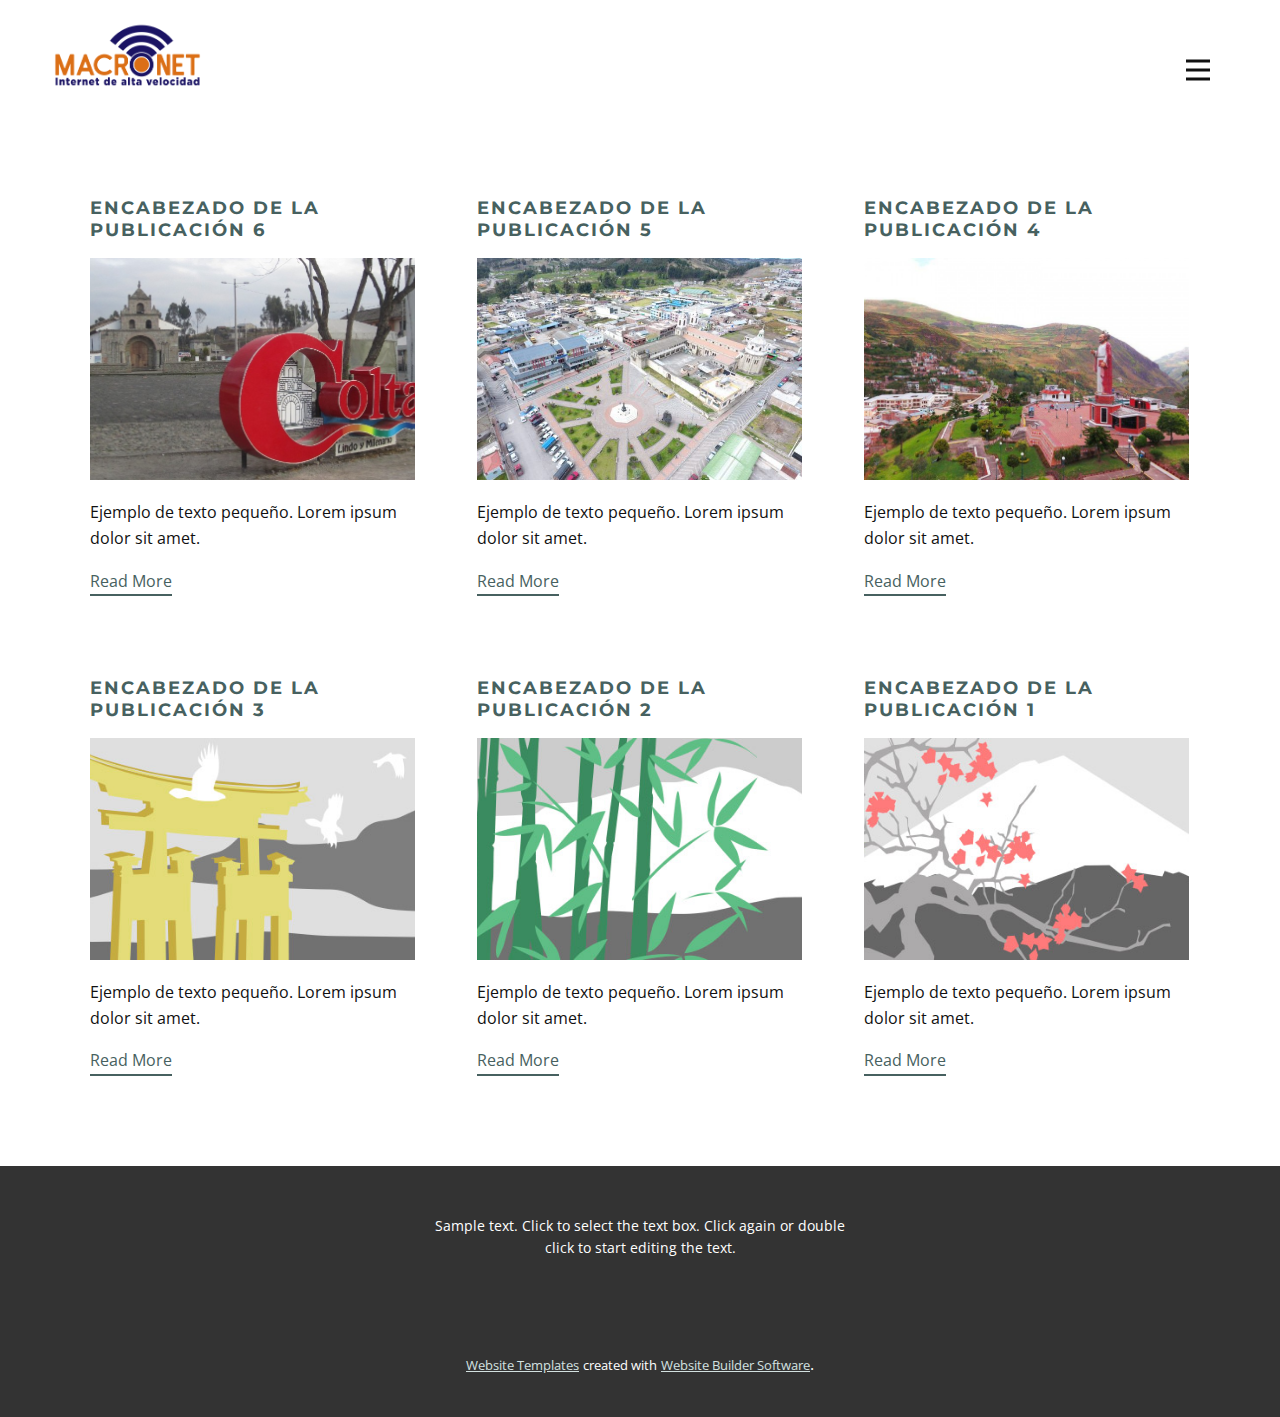
<file: blog/blog.html>
<!DOCTYPE html>
<html style="font-size: 16px;" lang="es"><head>
    <meta name="viewport" content="width=device-width, initial-scale=1.0">
    <meta charset="utf-8">
    <meta name="keywords" content="">
    <meta name="description" content="">
    <title>Blog Template</title>
    <link rel="stylesheet" href="../nicepage.css" media="screen">
<link rel="stylesheet" href="../Blog-Template.css" media="screen">
    <script class="u-script" type="text/javascript" src="../jquery.js" defer=""></script>
    <script class="u-script" type="text/javascript" src="../nicepage.js" defer=""></script>
    <meta name="generator" content="Nicepage 5.8.2, nicepage.com">
    <link id="u-theme-google-font" rel="stylesheet" href="https://fonts.googleapis.com/css?family=Playfair+Display:400,400i,500,500i,600,600i,700,700i,800,800i,900,900i|Open+Sans:300,300i,400,400i,500,500i,600,600i,700,700i,800,800i">
    <link id="u-page-google-font" rel="stylesheet" href="https://fonts.googleapis.com/css?family=Montserrat:100,100i,200,200i,300,300i,400,400i,500,500i,600,600i,700,700i,800,800i,900,900i">
    
    
    <script type="application/ld+json">{
		"@context": "http://schema.org",
		"@type": "Organization",
		"name": "hoja de vida",
		"logo": "images/MACRO-NET-LOGO-MINUSCULAS-SIN-FONDO.png"
}</script>
    <meta name="theme-color" content="#476160">
  <meta data-intl-tel-input-cdn-path="intlTelInput/"></head>
  <body class="u-body u-xl-mode" data-lang="es"><header class="u-clearfix u-header u-header" id="sec-a7b1"><div class="u-clearfix u-sheet u-sheet-1">
        <a href="https://nicepage.com" class="u-image u-logo u-image-1" data-image-width="1366" data-image-height="768">
          <img src="../images/MACRO-NET-LOGO-MINUSCULAS-SIN-FONDO.png" class="u-logo-image u-logo-image-1">
        </a>
        <nav class="u-menu u-menu-hamburger u-offcanvas u-menu-1" data-responsive-from="XL">
          <div class="menu-collapse" style="font-size: 1rem; letter-spacing: 0px;" wfd-invisible="true">
            <a class="u-button-style u-custom-left-right-menu-spacing u-custom-padding-bottom u-custom-top-bottom-menu-spacing u-nav-link u-text-active-palette-1-base u-text-hover-palette-2-base" href="#">
              <svg class="u-svg-link" viewBox="0 0 24 24"><use xmlns:xlink="http://www.w3.org/1999/xlink" xlink:href="#menu-hamburger"></use></svg>
              <svg class="u-svg-content" version="1.1" id="menu-hamburger" viewBox="0 0 16 16" x="0px" y="0px" xmlns:xlink="http://www.w3.org/1999/xlink" xmlns="http://www.w3.org/2000/svg"><g><rect y="1" width="16" height="2"></rect><rect y="7" width="16" height="2"></rect><rect y="13" width="16" height="2"></rect>
</g></svg>
            </a>
          </div>
          <div class="u-nav-container">
            <ul class="u-nav u-unstyled u-nav-1"><li class="u-nav-item"><a class="u-button-style u-nav-link u-text-active-palette-1-base u-text-hover-palette-2-base" href="../MACRO-NET.html" style="padding: 10px 20px;">MACRO NET</a>
</li><li class="u-nav-item"><a class="u-button-style u-nav-link u-text-active-palette-1-base u-text-hover-palette-2-base" href="../Copia-de-Casa.html" style="padding: 10px 20px;">Copia de Casa</a>
</li><li class="u-nav-item"><a class="u-button-style u-nav-link u-text-active-palette-1-base u-text-hover-palette-2-base" href="../Acerca-de.html" style="padding: 10px 20px;">Acerca de</a>
</li><li class="u-nav-item"><a class="u-button-style u-nav-link u-text-active-palette-1-base u-text-hover-palette-2-base" href="../Contacto.html" style="padding: 10px 20px;">Contacto</a>
</li></ul>
          </div>
          <div class="u-nav-container-collapse" wfd-invisible="true">
            <div class="u-black u-container-style u-inner-container-layout u-opacity u-opacity-95 u-sidenav">
              <div class="u-inner-container-layout u-sidenav-overflow">
                <div class="u-menu-close"></div>
                <ul class="u-align-center u-nav u-popupmenu-items u-unstyled u-nav-2"><li class="u-nav-item"><a class="u-button-style u-nav-link" href="../MACRO-NET.html" style="padding: 10px 20px;">MACRO NET</a>
</li><li class="u-nav-item"><a class="u-button-style u-nav-link" href="../Copia-de-Casa.html" style="padding: 10px 20px;">Copia de Casa</a>
</li><li class="u-nav-item"><a class="u-button-style u-nav-link" href="../Acerca-de.html" style="padding: 10px 20px;">Acerca de</a>
</li><li class="u-nav-item"><a class="u-button-style u-nav-link" href="../Contacto.html" style="padding: 10px 20px;">Contacto</a>
</li></ul>
              </div>
            </div>
            <div class="u-black u-menu-overlay u-opacity u-opacity-70" wfd-invisible="true"></div>
          </div>
        </nav>
      </div></header>
    <section class="u-clearfix u-section-1" id="sec-4153">
      <div class="u-clearfix u-sheet u-valign-middle u-sheet-1"><!--blog--><!--blog_options_json--><!--{"type":"Recent","source":"","tags":"","count":""}--><!--/blog_options_json-->
        <div class="u-blog u-expanded-width u-repeater u-repeater-1"><!--blog_post-->
          <div class="u-blog-post u-container-style u-repeater-item u-white u-repeater-item-1">
            <div class="u-container-layout u-similar-container u-valign-top u-container-layout-1"><!--blog_post_header-->
              <h4 class="u-blog-control u-text u-text-1">
                <a class="u-post-header-link" href="../blog/enviar-5.html">Encabezado de la Publicación 6</a>
              </h4><!--/blog_post_header--><!--blog_post_image-->
              <a class="u-post-header-link" href="../blog/enviar-5.html"><img alt="" class="u-blog-control u-expanded-width u-image u-image-default u-image-1" src="../images/COLTA.jpg"></a><!--/blog_post_image--><!--blog_post_content-->
              <div class="u-blog-control u-post-content u-text u-text-2 fr-view">Ejemplo de texto pequeño. Lorem ipsum dolor sit amet.</div><!--/blog_post_content--><!--blog_post_readmore-->
              <a href="../blog/enviar-5.html" class="u-blog-control u-border-2 u-border-palette-1-base u-btn u-btn-rectangle u-button-style u-none u-btn-1"><!--blog_post_readmore_content--><!--options_json--><!--{"content":"Read More","defaultValue":"Lee mas"}--><!--/options_json-->Read More<!--/blog_post_readmore_content--></a><!--/blog_post_readmore-->
            </div>
          </div><div class="u-blog-post u-container-style u-repeater-item u-video-cover u-white">
            <div class="u-container-layout u-similar-container u-valign-top u-container-layout-2"><!--blog_post_header-->
              <h4 class="u-blog-control u-text u-text-3">
                <a class="u-post-header-link" href="../blog/enviar-4.html">Encabezado de la Publicación 5</a>
              </h4><!--/blog_post_header--><!--blog_post_image-->
              <a class="u-post-header-link" href="../blog/enviar-4.html"><img alt="" class="u-blog-control u-expanded-width u-image u-image-default u-image-2" src="../images/GUAMOTE.jpg"></a><!--/blog_post_image--><!--blog_post_content-->
              <div class="u-blog-control u-post-content u-text u-text-4 fr-view">Ejemplo de texto pequeño. Lorem ipsum dolor sit amet.</div><!--/blog_post_content--><!--blog_post_readmore-->
              <a href="../blog/enviar-4.html" class="u-blog-control u-border-2 u-border-palette-1-base u-btn u-btn-rectangle u-button-style u-none u-btn-2"><!--blog_post_readmore_content--><!--options_json--><!--{"content":"Read More","defaultValue":"Lee mas"}--><!--/options_json-->Read More<!--/blog_post_readmore_content--></a><!--/blog_post_readmore-->
            </div>
          </div><div class="u-blog-post u-container-style u-repeater-item u-video-cover u-white">
            <div class="u-container-layout u-similar-container u-valign-top u-container-layout-3"><!--blog_post_header-->
              <h4 class="u-blog-control u-text u-text-5">
                <a class="u-post-header-link" href="../blog/enviar-3.html">Encabezado de la Publicación 4</a>
              </h4><!--/blog_post_header--><!--blog_post_image-->
              <a class="u-post-header-link" href="../blog/enviar-3.html"><img alt="" class="u-blog-control u-expanded-width u-image u-image-default u-image-3" src="../images/ALAUSI.jpg"></a><!--/blog_post_image--><!--blog_post_content-->
              <div class="u-blog-control u-post-content u-text u-text-6 fr-view">Ejemplo de texto pequeño. Lorem ipsum dolor sit amet.</div><!--/blog_post_content--><!--blog_post_readmore-->
              <a href="../blog/enviar-3.html" class="u-blog-control u-border-2 u-border-palette-1-base u-btn u-btn-rectangle u-button-style u-none u-btn-3"><!--blog_post_readmore_content--><!--options_json--><!--{"content":"Read More","defaultValue":"Lee mas"}--><!--/options_json-->Read More<!--/blog_post_readmore_content--></a><!--/blog_post_readmore-->
            </div>
          </div><div class="u-blog-post u-container-style u-repeater-item u-white u-repeater-item-1">
            <div class="u-container-layout u-similar-container u-valign-top u-container-layout-1"><!--blog_post_header-->
              <h4 class="u-blog-control u-text u-text-1">
                <a class="u-post-header-link" href="../blog/enviar-2.html">Encabezado de la Publicación 3</a>
              </h4><!--/blog_post_header--><!--blog_post_image-->
              <a class="u-post-header-link" href="../blog/enviar-2.html"><img alt="" class="u-blog-control u-expanded-width u-image u-image-default u-image-1" src="../images/8ad73f3c.jpeg"></a><!--/blog_post_image--><!--blog_post_content-->
              <div class="u-blog-control u-post-content u-text u-text-2 fr-view">Ejemplo de texto pequeño. Lorem ipsum dolor sit amet.</div><!--/blog_post_content--><!--blog_post_readmore-->
              <a href="../blog/enviar-2.html" class="u-blog-control u-border-2 u-border-palette-1-base u-btn u-btn-rectangle u-button-style u-none u-btn-1"><!--blog_post_readmore_content--><!--options_json--><!--{"content":"Read More","defaultValue":"Lee mas"}--><!--/options_json-->Read More<!--/blog_post_readmore_content--></a><!--/blog_post_readmore-->
            </div>
          </div><div class="u-blog-post u-container-style u-repeater-item u-video-cover u-white">
            <div class="u-container-layout u-similar-container u-valign-top u-container-layout-2"><!--blog_post_header-->
              <h4 class="u-blog-control u-text u-text-3">
                <a class="u-post-header-link" href="../blog/enviar-1.html">Encabezado de la Publicación 2</a>
              </h4><!--/blog_post_header--><!--blog_post_image-->
              <a class="u-post-header-link" href="../blog/enviar-1.html"><img alt="" class="u-blog-control u-expanded-width u-image u-image-default u-image-2" src="../images/68f64b9d.jpeg"></a><!--/blog_post_image--><!--blog_post_content-->
              <div class="u-blog-control u-post-content u-text u-text-4 fr-view">Ejemplo de texto pequeño. Lorem ipsum dolor sit amet.</div><!--/blog_post_content--><!--blog_post_readmore-->
              <a href="../blog/enviar-1.html" class="u-blog-control u-border-2 u-border-palette-1-base u-btn u-btn-rectangle u-button-style u-none u-btn-2"><!--blog_post_readmore_content--><!--options_json--><!--{"content":"Read More","defaultValue":"Lee mas"}--><!--/options_json-->Read More<!--/blog_post_readmore_content--></a><!--/blog_post_readmore-->
            </div>
          </div><div class="u-blog-post u-container-style u-repeater-item u-video-cover u-white">
            <div class="u-container-layout u-similar-container u-valign-top u-container-layout-3"><!--blog_post_header-->
              <h4 class="u-blog-control u-text u-text-5">
                <a class="u-post-header-link" href="../blog/enviar.html">Encabezado de la Publicación 1</a>
              </h4><!--/blog_post_header--><!--blog_post_image-->
              <a class="u-post-header-link" href="../blog/enviar.html"><img alt="" class="u-blog-control u-expanded-width u-image u-image-default u-image-3" src="../images/0fd3416c.jpeg"></a><!--/blog_post_image--><!--blog_post_content-->
              <div class="u-blog-control u-post-content u-text u-text-6 fr-view">Ejemplo de texto pequeño. Lorem ipsum dolor sit amet.</div><!--/blog_post_content--><!--blog_post_readmore-->
              <a href="../blog/enviar.html" class="u-blog-control u-border-2 u-border-palette-1-base u-btn u-btn-rectangle u-button-style u-none u-btn-3"><!--blog_post_readmore_content--><!--options_json--><!--{"content":"Read More","defaultValue":"Lee mas"}--><!--/options_json-->Read More<!--/blog_post_readmore_content--></a><!--/blog_post_readmore-->
            </div>
          </div><!--/blog_post--><!--blog_post-->
          <!--/blog_post--><!--blog_post-->
          <!--/blog_post-->
        </div><!--/blog-->
      </div>
    </section>
    
    
    <footer class="u-align-center u-clearfix u-footer u-grey-80 u-footer" id="sec-6c1d"><div class="u-clearfix u-sheet u-sheet-1">
        <p class="u-small-text u-text u-text-variant u-text-1">Sample text. Click to select the text box. Click again or double click to start editing the text.</p>
      </div></footer>
    <section class="u-backlink u-clearfix u-grey-80">
      <a class="u-link" href="https://nicepage.com/website-templates" target="_blank">
        <span>Website Templates</span>
      </a>
      <p class="u-text">
        <span>created with</span>
      </p>
      <a class="u-link" href="" target="_blank">
        <span>Website Builder Software</span>
      </a>. 
    </section>
  
</body></html>
</file>
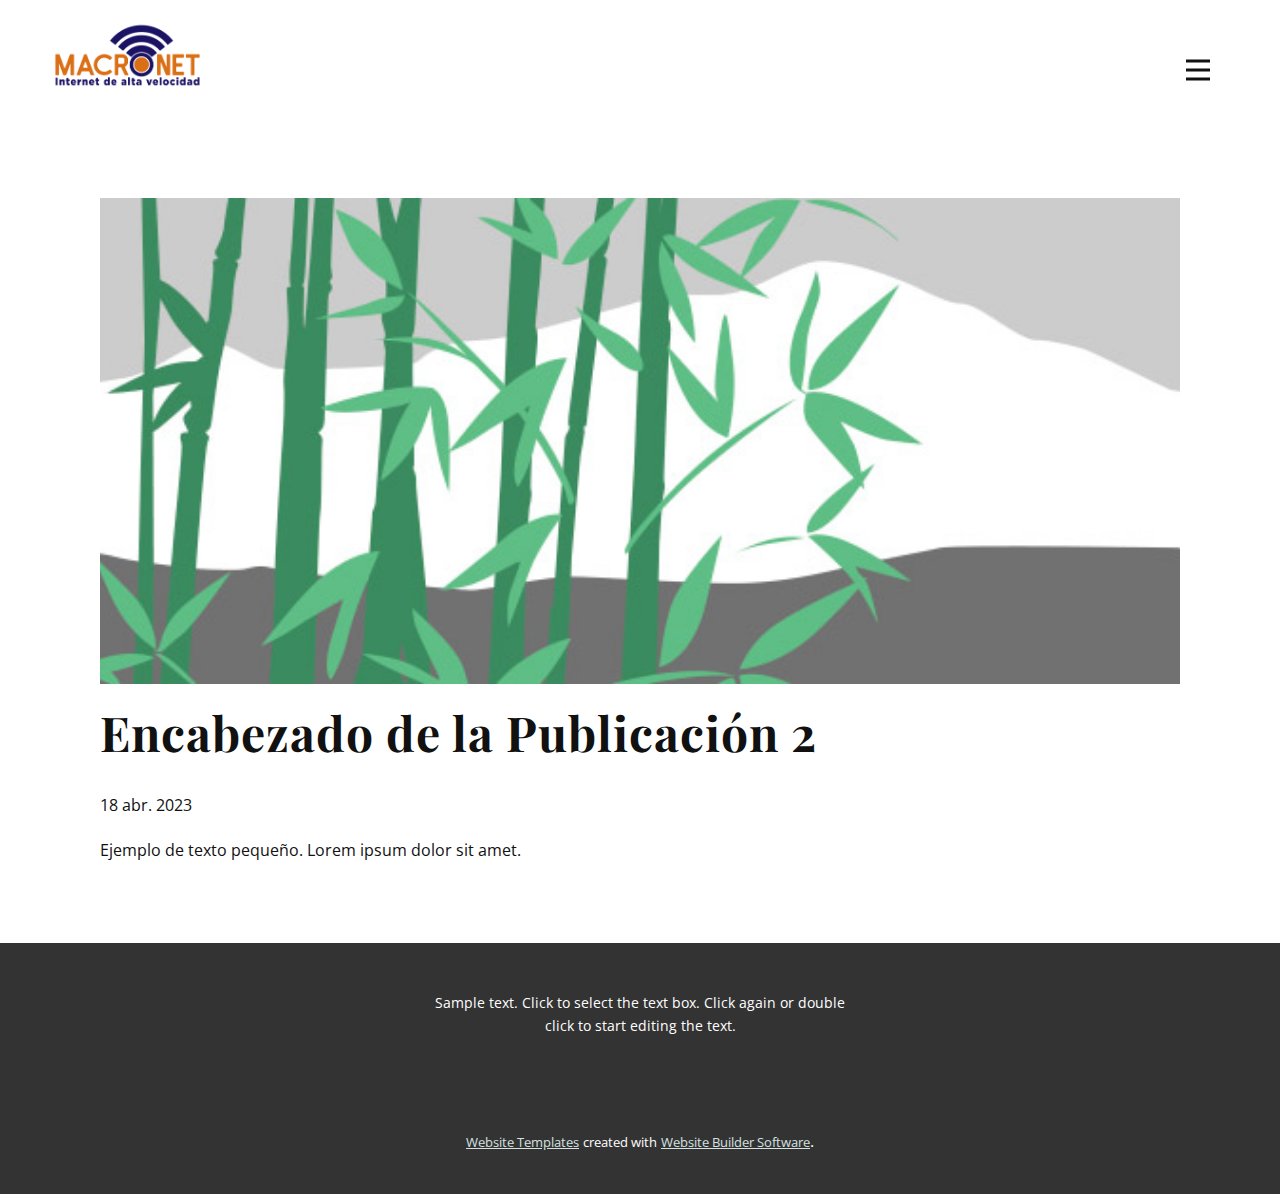
<file: blog/enviar-1.html>
<!DOCTYPE html>
<html style="font-size: 16px;" lang="es"><head>
    <meta name="viewport" content="width=device-width, initial-scale=1.0">
    <meta charset="utf-8">
    <meta name="keywords" content="Encabezado de la Publicación 1">
    <meta name="description" content="">
    <title>Encabezado de la Publicación 2</title>
    <link rel="stylesheet" href="../nicepage.css" media="screen">
<link rel="stylesheet" href="../Post-Template.css" media="screen">
    <script class="u-script" type="text/javascript" src="../jquery.js" defer=""></script>
    <script class="u-script" type="text/javascript" src="../nicepage.js" defer=""></script>
    <meta name="generator" content="Nicepage 5.8.2, nicepage.com">
    <link id="u-theme-google-font" rel="stylesheet" href="https://fonts.googleapis.com/css?family=Playfair+Display:400,400i,500,500i,600,600i,700,700i,800,800i,900,900i|Open+Sans:300,300i,400,400i,500,500i,600,600i,700,700i,800,800i">
    <link id="u-page-google-font" rel="stylesheet" href="https://fonts.googleapis.com/css?family=Playfair+Display:400,400i,500,500i,600,600i,700,700i,800,800i,900,900i">
    
    
    <script type="application/ld+json">{
		"@context": "http://schema.org",
		"@type": "Organization",
		"name": "hoja de vida",
		"logo": "images/MACRO-NET-LOGO-MINUSCULAS-SIN-FONDO.png"
}</script>
    <meta name="theme-color" content="#476160">
  <meta data-intl-tel-input-cdn-path="intlTelInput/"></head>
  <body class="u-body u-xl-mode" data-lang="es"><header class="u-clearfix u-header u-header" id="sec-a7b1"><div class="u-clearfix u-sheet u-sheet-1">
        <a href="https://nicepage.com" class="u-image u-logo u-image-1" data-image-width="1366" data-image-height="768">
          <img src="../images/MACRO-NET-LOGO-MINUSCULAS-SIN-FONDO.png" class="u-logo-image u-logo-image-1">
        </a>
        <nav class="u-menu u-menu-hamburger u-offcanvas u-menu-1" data-responsive-from="XL">
          <div class="menu-collapse" style="font-size: 1rem; letter-spacing: 0px;" wfd-invisible="true">
            <a class="u-button-style u-custom-left-right-menu-spacing u-custom-padding-bottom u-custom-top-bottom-menu-spacing u-nav-link u-text-active-palette-1-base u-text-hover-palette-2-base" href="#">
              <svg class="u-svg-link" viewBox="0 0 24 24"><use xmlns:xlink="http://www.w3.org/1999/xlink" xlink:href="#menu-hamburger"></use></svg>
              <svg class="u-svg-content" version="1.1" id="menu-hamburger" viewBox="0 0 16 16" x="0px" y="0px" xmlns:xlink="http://www.w3.org/1999/xlink" xmlns="http://www.w3.org/2000/svg"><g><rect y="1" width="16" height="2"></rect><rect y="7" width="16" height="2"></rect><rect y="13" width="16" height="2"></rect>
</g></svg>
            </a>
          </div>
          <div class="u-nav-container">
            <ul class="u-nav u-unstyled u-nav-1"><li class="u-nav-item"><a class="u-button-style u-nav-link u-text-active-palette-1-base u-text-hover-palette-2-base" href="../MACRO-NET.html" style="padding: 10px 20px;">MACRO NET</a>
</li><li class="u-nav-item"><a class="u-button-style u-nav-link u-text-active-palette-1-base u-text-hover-palette-2-base" href="../Copia-de-Casa.html" style="padding: 10px 20px;">Copia de Casa</a>
</li><li class="u-nav-item"><a class="u-button-style u-nav-link u-text-active-palette-1-base u-text-hover-palette-2-base" href="../Acerca-de.html" style="padding: 10px 20px;">Acerca de</a>
</li><li class="u-nav-item"><a class="u-button-style u-nav-link u-text-active-palette-1-base u-text-hover-palette-2-base" href="../Contacto.html" style="padding: 10px 20px;">Contacto</a>
</li></ul>
          </div>
          <div class="u-nav-container-collapse" wfd-invisible="true">
            <div class="u-black u-container-style u-inner-container-layout u-opacity u-opacity-95 u-sidenav">
              <div class="u-inner-container-layout u-sidenav-overflow">
                <div class="u-menu-close"></div>
                <ul class="u-align-center u-nav u-popupmenu-items u-unstyled u-nav-2"><li class="u-nav-item"><a class="u-button-style u-nav-link" href="../MACRO-NET.html" style="padding: 10px 20px;">MACRO NET</a>
</li><li class="u-nav-item"><a class="u-button-style u-nav-link" href="../Copia-de-Casa.html" style="padding: 10px 20px;">Copia de Casa</a>
</li><li class="u-nav-item"><a class="u-button-style u-nav-link" href="../Acerca-de.html" style="padding: 10px 20px;">Acerca de</a>
</li><li class="u-nav-item"><a class="u-button-style u-nav-link" href="../Contacto.html" style="padding: 10px 20px;">Contacto</a>
</li></ul>
              </div>
            </div>
            <div class="u-black u-menu-overlay u-opacity u-opacity-70" wfd-invisible="true"></div>
          </div>
        </nav>
      </div></header>
    <section class="u-align-center u-clearfix u-section-1" id="sec-0ae6">
      <div class="u-clearfix u-sheet u-valign-middle-md u-valign-middle-sm u-valign-middle-xs u-sheet-1"><!--post_details--><!--post_details_options_json--><!--{"source":""}--><!--/post_details_options_json--><!--blog_post-->
        <div class="u-container-style u-expanded-width u-post-details u-post-details-1">
          <div class="u-container-layout u-valign-middle u-container-layout-1"><!--blog_post_image-->
            <img alt="" class="u-blog-control u-expanded-width u-image u-image-default u-image-1" src="../images/68f64b9d.jpeg"><!--/blog_post_image--><!--blog_post_header-->
            <h2 class="u-blog-control u-text u-text-1">Encabezado de la Publicación 2</h2><!--/blog_post_header--><!--blog_post_metadata-->
            <div class="u-blog-control u-metadata u-metadata-1"><!--blog_post_metadata_date-->
              <span class="u-meta-date u-meta-icon">18 abr. 2023</span><!--/blog_post_metadata_date--><!--blog_post_metadata_category-->
              <!--/blog_post_metadata_category--><!--blog_post_metadata_comments-->
              <!--/blog_post_metadata_comments-->
            </div><!--/blog_post_metadata--><!--blog_post_content-->
            <div class="u-align-justify u-blog-control u-post-content u-text u-text-2 fr-view">
  Ejemplo de texto pequeño. Lorem ipsum dolor sit amet.
  </div><!--/blog_post_content-->
          </div>
        </div><!--/blog_post--><!--/post_details-->
      </div>
    </section>
    
    
    <footer class="u-align-center u-clearfix u-footer u-grey-80 u-footer" id="sec-6c1d"><div class="u-clearfix u-sheet u-sheet-1">
        <p class="u-small-text u-text u-text-variant u-text-1">Sample text. Click to select the text box. Click again or double click to start editing the text.</p>
      </div></footer>
    <section class="u-backlink u-clearfix u-grey-80">
      <a class="u-link" href="https://nicepage.com/website-templates" target="_blank">
        <span>Website Templates</span>
      </a>
      <p class="u-text">
        <span>created with</span>
      </p>
      <a class="u-link" href="" target="_blank">
        <span>Website Builder Software</span>
      </a>. 
    </section>
  
</body></html>
</file>
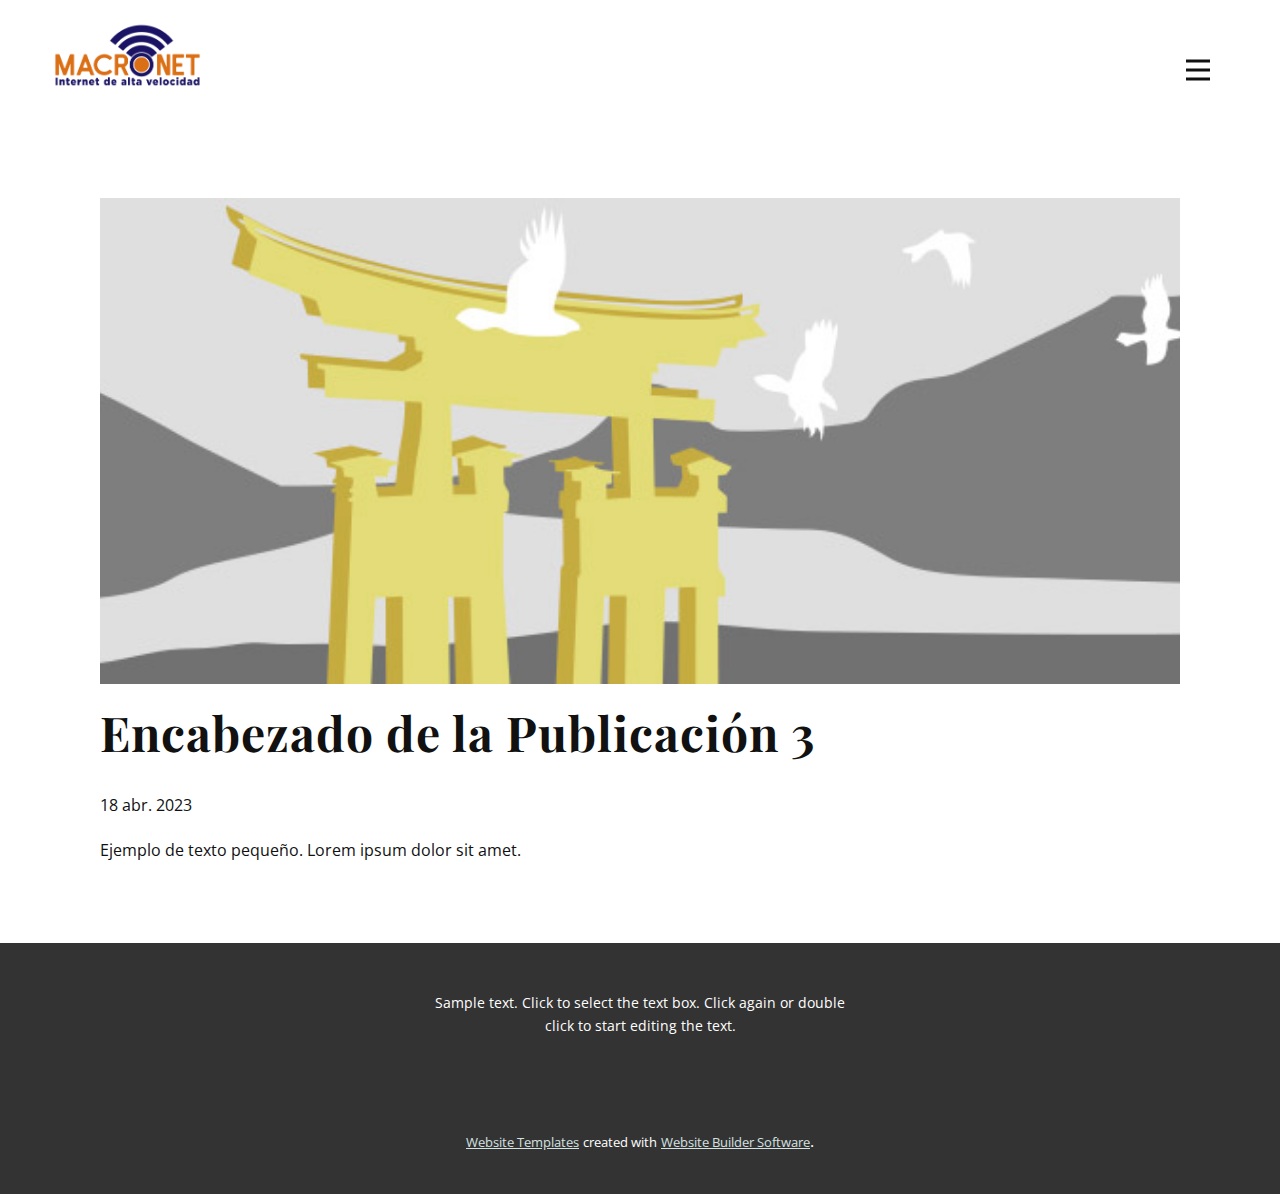
<file: blog/enviar-2.html>
<!DOCTYPE html>
<html style="font-size: 16px;" lang="es"><head>
    <meta name="viewport" content="width=device-width, initial-scale=1.0">
    <meta charset="utf-8">
    <meta name="keywords" content="Encabezado de la Publicación 1">
    <meta name="description" content="">
    <title>Encabezado de la Publicación 3</title>
    <link rel="stylesheet" href="../nicepage.css" media="screen">
<link rel="stylesheet" href="../Post-Template.css" media="screen">
    <script class="u-script" type="text/javascript" src="../jquery.js" defer=""></script>
    <script class="u-script" type="text/javascript" src="../nicepage.js" defer=""></script>
    <meta name="generator" content="Nicepage 5.8.2, nicepage.com">
    <link id="u-theme-google-font" rel="stylesheet" href="https://fonts.googleapis.com/css?family=Playfair+Display:400,400i,500,500i,600,600i,700,700i,800,800i,900,900i|Open+Sans:300,300i,400,400i,500,500i,600,600i,700,700i,800,800i">
    <link id="u-page-google-font" rel="stylesheet" href="https://fonts.googleapis.com/css?family=Playfair+Display:400,400i,500,500i,600,600i,700,700i,800,800i,900,900i">
    
    
    <script type="application/ld+json">{
		"@context": "http://schema.org",
		"@type": "Organization",
		"name": "hoja de vida",
		"logo": "images/MACRO-NET-LOGO-MINUSCULAS-SIN-FONDO.png"
}</script>
    <meta name="theme-color" content="#476160">
  <meta data-intl-tel-input-cdn-path="intlTelInput/"></head>
  <body class="u-body u-xl-mode" data-lang="es"><header class="u-clearfix u-header u-header" id="sec-a7b1"><div class="u-clearfix u-sheet u-sheet-1">
        <a href="https://nicepage.com" class="u-image u-logo u-image-1" data-image-width="1366" data-image-height="768">
          <img src="../images/MACRO-NET-LOGO-MINUSCULAS-SIN-FONDO.png" class="u-logo-image u-logo-image-1">
        </a>
        <nav class="u-menu u-menu-hamburger u-offcanvas u-menu-1" data-responsive-from="XL">
          <div class="menu-collapse" style="font-size: 1rem; letter-spacing: 0px;" wfd-invisible="true">
            <a class="u-button-style u-custom-left-right-menu-spacing u-custom-padding-bottom u-custom-top-bottom-menu-spacing u-nav-link u-text-active-palette-1-base u-text-hover-palette-2-base" href="#">
              <svg class="u-svg-link" viewBox="0 0 24 24"><use xmlns:xlink="http://www.w3.org/1999/xlink" xlink:href="#menu-hamburger"></use></svg>
              <svg class="u-svg-content" version="1.1" id="menu-hamburger" viewBox="0 0 16 16" x="0px" y="0px" xmlns:xlink="http://www.w3.org/1999/xlink" xmlns="http://www.w3.org/2000/svg"><g><rect y="1" width="16" height="2"></rect><rect y="7" width="16" height="2"></rect><rect y="13" width="16" height="2"></rect>
</g></svg>
            </a>
          </div>
          <div class="u-nav-container">
            <ul class="u-nav u-unstyled u-nav-1"><li class="u-nav-item"><a class="u-button-style u-nav-link u-text-active-palette-1-base u-text-hover-palette-2-base" href="../MACRO-NET.html" style="padding: 10px 20px;">MACRO NET</a>
</li><li class="u-nav-item"><a class="u-button-style u-nav-link u-text-active-palette-1-base u-text-hover-palette-2-base" href="../Copia-de-Casa.html" style="padding: 10px 20px;">Copia de Casa</a>
</li><li class="u-nav-item"><a class="u-button-style u-nav-link u-text-active-palette-1-base u-text-hover-palette-2-base" href="../Acerca-de.html" style="padding: 10px 20px;">Acerca de</a>
</li><li class="u-nav-item"><a class="u-button-style u-nav-link u-text-active-palette-1-base u-text-hover-palette-2-base" href="../Contacto.html" style="padding: 10px 20px;">Contacto</a>
</li></ul>
          </div>
          <div class="u-nav-container-collapse" wfd-invisible="true">
            <div class="u-black u-container-style u-inner-container-layout u-opacity u-opacity-95 u-sidenav">
              <div class="u-inner-container-layout u-sidenav-overflow">
                <div class="u-menu-close"></div>
                <ul class="u-align-center u-nav u-popupmenu-items u-unstyled u-nav-2"><li class="u-nav-item"><a class="u-button-style u-nav-link" href="../MACRO-NET.html" style="padding: 10px 20px;">MACRO NET</a>
</li><li class="u-nav-item"><a class="u-button-style u-nav-link" href="../Copia-de-Casa.html" style="padding: 10px 20px;">Copia de Casa</a>
</li><li class="u-nav-item"><a class="u-button-style u-nav-link" href="../Acerca-de.html" style="padding: 10px 20px;">Acerca de</a>
</li><li class="u-nav-item"><a class="u-button-style u-nav-link" href="../Contacto.html" style="padding: 10px 20px;">Contacto</a>
</li></ul>
              </div>
            </div>
            <div class="u-black u-menu-overlay u-opacity u-opacity-70" wfd-invisible="true"></div>
          </div>
        </nav>
      </div></header>
    <section class="u-align-center u-clearfix u-section-1" id="sec-0ae6">
      <div class="u-clearfix u-sheet u-valign-middle-md u-valign-middle-sm u-valign-middle-xs u-sheet-1"><!--post_details--><!--post_details_options_json--><!--{"source":""}--><!--/post_details_options_json--><!--blog_post-->
        <div class="u-container-style u-expanded-width u-post-details u-post-details-1">
          <div class="u-container-layout u-valign-middle u-container-layout-1"><!--blog_post_image-->
            <img alt="" class="u-blog-control u-expanded-width u-image u-image-default u-image-1" src="../images/8ad73f3c.jpeg"><!--/blog_post_image--><!--blog_post_header-->
            <h2 class="u-blog-control u-text u-text-1">Encabezado de la Publicación 3</h2><!--/blog_post_header--><!--blog_post_metadata-->
            <div class="u-blog-control u-metadata u-metadata-1"><!--blog_post_metadata_date-->
              <span class="u-meta-date u-meta-icon">18 abr. 2023</span><!--/blog_post_metadata_date--><!--blog_post_metadata_category-->
              <!--/blog_post_metadata_category--><!--blog_post_metadata_comments-->
              <!--/blog_post_metadata_comments-->
            </div><!--/blog_post_metadata--><!--blog_post_content-->
            <div class="u-align-justify u-blog-control u-post-content u-text u-text-2 fr-view">
  Ejemplo de texto pequeño. Lorem ipsum dolor sit amet.
  </div><!--/blog_post_content-->
          </div>
        </div><!--/blog_post--><!--/post_details-->
      </div>
    </section>
    
    
    <footer class="u-align-center u-clearfix u-footer u-grey-80 u-footer" id="sec-6c1d"><div class="u-clearfix u-sheet u-sheet-1">
        <p class="u-small-text u-text u-text-variant u-text-1">Sample text. Click to select the text box. Click again or double click to start editing the text.</p>
      </div></footer>
    <section class="u-backlink u-clearfix u-grey-80">
      <a class="u-link" href="https://nicepage.com/website-templates" target="_blank">
        <span>Website Templates</span>
      </a>
      <p class="u-text">
        <span>created with</span>
      </p>
      <a class="u-link" href="" target="_blank">
        <span>Website Builder Software</span>
      </a>. 
    </section>
  
</body></html>
</file>
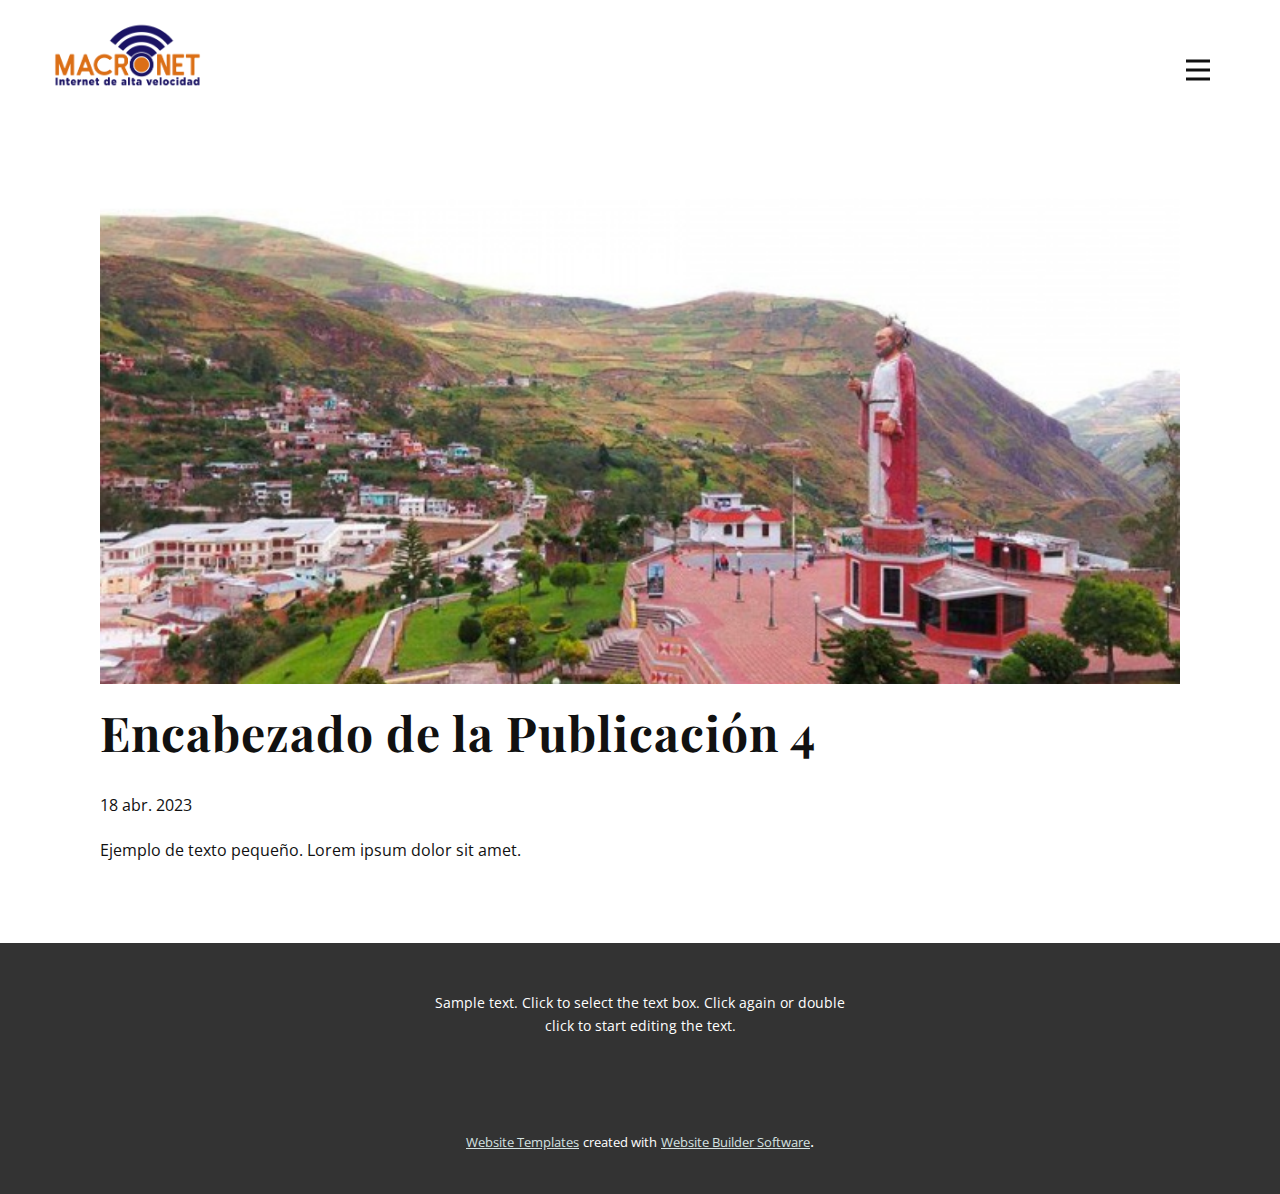
<file: blog/enviar-3.html>
<!DOCTYPE html>
<html style="font-size: 16px;" lang="es"><head>
    <meta name="viewport" content="width=device-width, initial-scale=1.0">
    <meta charset="utf-8">
    <meta name="keywords" content="Encabezado de la Publicación 1">
    <meta name="description" content="">
    <title>Encabezado de la Publicación 4</title>
    <link rel="stylesheet" href="../nicepage.css" media="screen">
<link rel="stylesheet" href="../Post-Template.css" media="screen">
    <script class="u-script" type="text/javascript" src="../jquery.js" defer=""></script>
    <script class="u-script" type="text/javascript" src="../nicepage.js" defer=""></script>
    <meta name="generator" content="Nicepage 5.8.2, nicepage.com">
    <link id="u-theme-google-font" rel="stylesheet" href="https://fonts.googleapis.com/css?family=Playfair+Display:400,400i,500,500i,600,600i,700,700i,800,800i,900,900i|Open+Sans:300,300i,400,400i,500,500i,600,600i,700,700i,800,800i">
    <link id="u-page-google-font" rel="stylesheet" href="https://fonts.googleapis.com/css?family=Playfair+Display:400,400i,500,500i,600,600i,700,700i,800,800i,900,900i">
    
    
    <script type="application/ld+json">{
		"@context": "http://schema.org",
		"@type": "Organization",
		"name": "hoja de vida",
		"logo": "images/MACRO-NET-LOGO-MINUSCULAS-SIN-FONDO.png"
}</script>
    <meta name="theme-color" content="#476160">
  <meta data-intl-tel-input-cdn-path="intlTelInput/"></head>
  <body class="u-body u-xl-mode" data-lang="es"><header class="u-clearfix u-header u-header" id="sec-a7b1"><div class="u-clearfix u-sheet u-sheet-1">
        <a href="https://nicepage.com" class="u-image u-logo u-image-1" data-image-width="1366" data-image-height="768">
          <img src="../images/MACRO-NET-LOGO-MINUSCULAS-SIN-FONDO.png" class="u-logo-image u-logo-image-1">
        </a>
        <nav class="u-menu u-menu-hamburger u-offcanvas u-menu-1" data-responsive-from="XL">
          <div class="menu-collapse" style="font-size: 1rem; letter-spacing: 0px;" wfd-invisible="true">
            <a class="u-button-style u-custom-left-right-menu-spacing u-custom-padding-bottom u-custom-top-bottom-menu-spacing u-nav-link u-text-active-palette-1-base u-text-hover-palette-2-base" href="#">
              <svg class="u-svg-link" viewBox="0 0 24 24"><use xmlns:xlink="http://www.w3.org/1999/xlink" xlink:href="#menu-hamburger"></use></svg>
              <svg class="u-svg-content" version="1.1" id="menu-hamburger" viewBox="0 0 16 16" x="0px" y="0px" xmlns:xlink="http://www.w3.org/1999/xlink" xmlns="http://www.w3.org/2000/svg"><g><rect y="1" width="16" height="2"></rect><rect y="7" width="16" height="2"></rect><rect y="13" width="16" height="2"></rect>
</g></svg>
            </a>
          </div>
          <div class="u-nav-container">
            <ul class="u-nav u-unstyled u-nav-1"><li class="u-nav-item"><a class="u-button-style u-nav-link u-text-active-palette-1-base u-text-hover-palette-2-base" href="../MACRO-NET.html" style="padding: 10px 20px;">MACRO NET</a>
</li><li class="u-nav-item"><a class="u-button-style u-nav-link u-text-active-palette-1-base u-text-hover-palette-2-base" href="../Copia-de-Casa.html" style="padding: 10px 20px;">Copia de Casa</a>
</li><li class="u-nav-item"><a class="u-button-style u-nav-link u-text-active-palette-1-base u-text-hover-palette-2-base" href="../Acerca-de.html" style="padding: 10px 20px;">Acerca de</a>
</li><li class="u-nav-item"><a class="u-button-style u-nav-link u-text-active-palette-1-base u-text-hover-palette-2-base" href="../Contacto.html" style="padding: 10px 20px;">Contacto</a>
</li></ul>
          </div>
          <div class="u-nav-container-collapse" wfd-invisible="true">
            <div class="u-black u-container-style u-inner-container-layout u-opacity u-opacity-95 u-sidenav">
              <div class="u-inner-container-layout u-sidenav-overflow">
                <div class="u-menu-close"></div>
                <ul class="u-align-center u-nav u-popupmenu-items u-unstyled u-nav-2"><li class="u-nav-item"><a class="u-button-style u-nav-link" href="../MACRO-NET.html" style="padding: 10px 20px;">MACRO NET</a>
</li><li class="u-nav-item"><a class="u-button-style u-nav-link" href="../Copia-de-Casa.html" style="padding: 10px 20px;">Copia de Casa</a>
</li><li class="u-nav-item"><a class="u-button-style u-nav-link" href="../Acerca-de.html" style="padding: 10px 20px;">Acerca de</a>
</li><li class="u-nav-item"><a class="u-button-style u-nav-link" href="../Contacto.html" style="padding: 10px 20px;">Contacto</a>
</li></ul>
              </div>
            </div>
            <div class="u-black u-menu-overlay u-opacity u-opacity-70" wfd-invisible="true"></div>
          </div>
        </nav>
      </div></header>
    <section class="u-align-center u-clearfix u-section-1" id="sec-0ae6">
      <div class="u-clearfix u-sheet u-valign-middle-md u-valign-middle-sm u-valign-middle-xs u-sheet-1"><!--post_details--><!--post_details_options_json--><!--{"source":""}--><!--/post_details_options_json--><!--blog_post-->
        <div class="u-container-style u-expanded-width u-post-details u-post-details-1">
          <div class="u-container-layout u-valign-middle u-container-layout-1"><!--blog_post_image-->
            <img alt="" class="u-blog-control u-expanded-width u-image u-image-default u-image-1" src="../images/ALAUSI.jpg"><!--/blog_post_image--><!--blog_post_header-->
            <h2 class="u-blog-control u-text u-text-1">Encabezado de la Publicación 4</h2><!--/blog_post_header--><!--blog_post_metadata-->
            <div class="u-blog-control u-metadata u-metadata-1"><!--blog_post_metadata_date-->
              <span class="u-meta-date u-meta-icon">18 abr. 2023</span><!--/blog_post_metadata_date--><!--blog_post_metadata_category-->
              <!--/blog_post_metadata_category--><!--blog_post_metadata_comments-->
              <!--/blog_post_metadata_comments-->
            </div><!--/blog_post_metadata--><!--blog_post_content-->
            <div class="u-align-justify u-blog-control u-post-content u-text u-text-2 fr-view">
  Ejemplo de texto pequeño. Lorem ipsum dolor sit amet.
  </div><!--/blog_post_content-->
          </div>
        </div><!--/blog_post--><!--/post_details-->
      </div>
    </section>
    
    
    <footer class="u-align-center u-clearfix u-footer u-grey-80 u-footer" id="sec-6c1d"><div class="u-clearfix u-sheet u-sheet-1">
        <p class="u-small-text u-text u-text-variant u-text-1">Sample text. Click to select the text box. Click again or double click to start editing the text.</p>
      </div></footer>
    <section class="u-backlink u-clearfix u-grey-80">
      <a class="u-link" href="https://nicepage.com/website-templates" target="_blank">
        <span>Website Templates</span>
      </a>
      <p class="u-text">
        <span>created with</span>
      </p>
      <a class="u-link" href="" target="_blank">
        <span>Website Builder Software</span>
      </a>. 
    </section>
  
</body></html>
</file>
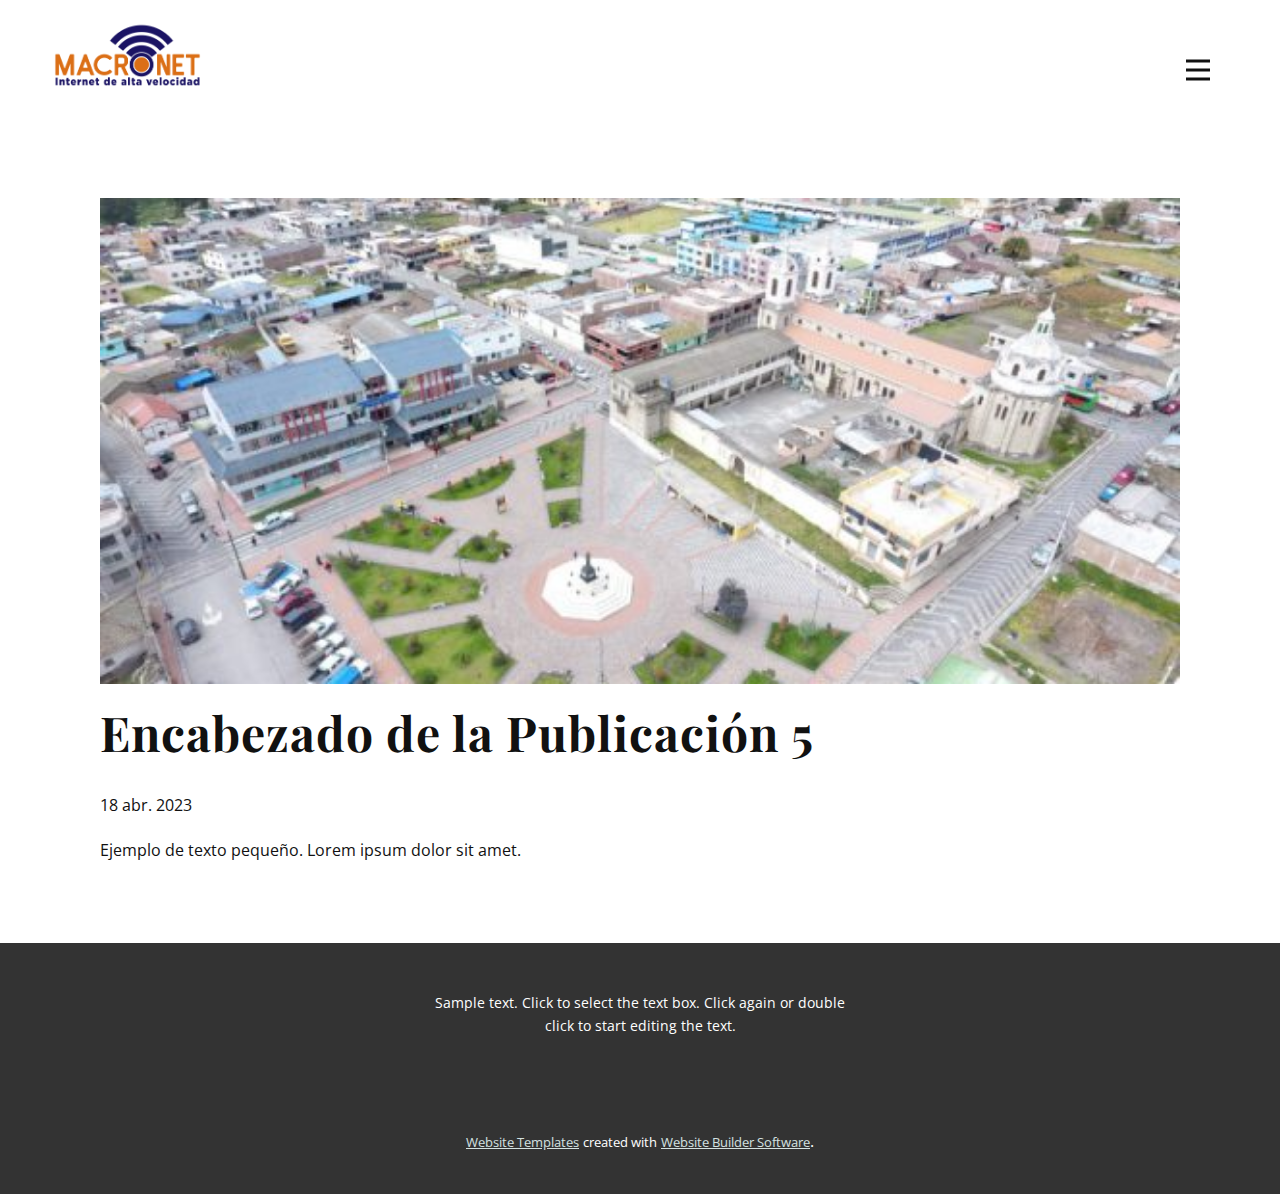
<file: blog/enviar-4.html>
<!DOCTYPE html>
<html style="font-size: 16px;" lang="es"><head>
    <meta name="viewport" content="width=device-width, initial-scale=1.0">
    <meta charset="utf-8">
    <meta name="keywords" content="Encabezado de la Publicación 1">
    <meta name="description" content="">
    <title>Encabezado de la Publicación 5</title>
    <link rel="stylesheet" href="../nicepage.css" media="screen">
<link rel="stylesheet" href="../Post-Template.css" media="screen">
    <script class="u-script" type="text/javascript" src="../jquery.js" defer=""></script>
    <script class="u-script" type="text/javascript" src="../nicepage.js" defer=""></script>
    <meta name="generator" content="Nicepage 5.8.2, nicepage.com">
    <link id="u-theme-google-font" rel="stylesheet" href="https://fonts.googleapis.com/css?family=Playfair+Display:400,400i,500,500i,600,600i,700,700i,800,800i,900,900i|Open+Sans:300,300i,400,400i,500,500i,600,600i,700,700i,800,800i">
    <link id="u-page-google-font" rel="stylesheet" href="https://fonts.googleapis.com/css?family=Playfair+Display:400,400i,500,500i,600,600i,700,700i,800,800i,900,900i">
    
    
    <script type="application/ld+json">{
		"@context": "http://schema.org",
		"@type": "Organization",
		"name": "hoja de vida",
		"logo": "images/MACRO-NET-LOGO-MINUSCULAS-SIN-FONDO.png"
}</script>
    <meta name="theme-color" content="#476160">
  <meta data-intl-tel-input-cdn-path="intlTelInput/"></head>
  <body class="u-body u-xl-mode" data-lang="es"><header class="u-clearfix u-header u-header" id="sec-a7b1"><div class="u-clearfix u-sheet u-sheet-1">
        <a href="https://nicepage.com" class="u-image u-logo u-image-1" data-image-width="1366" data-image-height="768">
          <img src="../images/MACRO-NET-LOGO-MINUSCULAS-SIN-FONDO.png" class="u-logo-image u-logo-image-1">
        </a>
        <nav class="u-menu u-menu-hamburger u-offcanvas u-menu-1" data-responsive-from="XL">
          <div class="menu-collapse" style="font-size: 1rem; letter-spacing: 0px;" wfd-invisible="true">
            <a class="u-button-style u-custom-left-right-menu-spacing u-custom-padding-bottom u-custom-top-bottom-menu-spacing u-nav-link u-text-active-palette-1-base u-text-hover-palette-2-base" href="#">
              <svg class="u-svg-link" viewBox="0 0 24 24"><use xmlns:xlink="http://www.w3.org/1999/xlink" xlink:href="#menu-hamburger"></use></svg>
              <svg class="u-svg-content" version="1.1" id="menu-hamburger" viewBox="0 0 16 16" x="0px" y="0px" xmlns:xlink="http://www.w3.org/1999/xlink" xmlns="http://www.w3.org/2000/svg"><g><rect y="1" width="16" height="2"></rect><rect y="7" width="16" height="2"></rect><rect y="13" width="16" height="2"></rect>
</g></svg>
            </a>
          </div>
          <div class="u-nav-container">
            <ul class="u-nav u-unstyled u-nav-1"><li class="u-nav-item"><a class="u-button-style u-nav-link u-text-active-palette-1-base u-text-hover-palette-2-base" href="../MACRO-NET.html" style="padding: 10px 20px;">MACRO NET</a>
</li><li class="u-nav-item"><a class="u-button-style u-nav-link u-text-active-palette-1-base u-text-hover-palette-2-base" href="../Copia-de-Casa.html" style="padding: 10px 20px;">Copia de Casa</a>
</li><li class="u-nav-item"><a class="u-button-style u-nav-link u-text-active-palette-1-base u-text-hover-palette-2-base" href="../Acerca-de.html" style="padding: 10px 20px;">Acerca de</a>
</li><li class="u-nav-item"><a class="u-button-style u-nav-link u-text-active-palette-1-base u-text-hover-palette-2-base" href="../Contacto.html" style="padding: 10px 20px;">Contacto</a>
</li></ul>
          </div>
          <div class="u-nav-container-collapse" wfd-invisible="true">
            <div class="u-black u-container-style u-inner-container-layout u-opacity u-opacity-95 u-sidenav">
              <div class="u-inner-container-layout u-sidenav-overflow">
                <div class="u-menu-close"></div>
                <ul class="u-align-center u-nav u-popupmenu-items u-unstyled u-nav-2"><li class="u-nav-item"><a class="u-button-style u-nav-link" href="../MACRO-NET.html" style="padding: 10px 20px;">MACRO NET</a>
</li><li class="u-nav-item"><a class="u-button-style u-nav-link" href="../Copia-de-Casa.html" style="padding: 10px 20px;">Copia de Casa</a>
</li><li class="u-nav-item"><a class="u-button-style u-nav-link" href="../Acerca-de.html" style="padding: 10px 20px;">Acerca de</a>
</li><li class="u-nav-item"><a class="u-button-style u-nav-link" href="../Contacto.html" style="padding: 10px 20px;">Contacto</a>
</li></ul>
              </div>
            </div>
            <div class="u-black u-menu-overlay u-opacity u-opacity-70" wfd-invisible="true"></div>
          </div>
        </nav>
      </div></header>
    <section class="u-align-center u-clearfix u-section-1" id="sec-0ae6">
      <div class="u-clearfix u-sheet u-valign-middle-md u-valign-middle-sm u-valign-middle-xs u-sheet-1"><!--post_details--><!--post_details_options_json--><!--{"source":""}--><!--/post_details_options_json--><!--blog_post-->
        <div class="u-container-style u-expanded-width u-post-details u-post-details-1">
          <div class="u-container-layout u-valign-middle u-container-layout-1"><!--blog_post_image-->
            <img alt="" class="u-blog-control u-expanded-width u-image u-image-default u-image-1" src="../images/GUAMOTE.jpg"><!--/blog_post_image--><!--blog_post_header-->
            <h2 class="u-blog-control u-text u-text-1">Encabezado de la Publicación 5</h2><!--/blog_post_header--><!--blog_post_metadata-->
            <div class="u-blog-control u-metadata u-metadata-1"><!--blog_post_metadata_date-->
              <span class="u-meta-date u-meta-icon">18 abr. 2023</span><!--/blog_post_metadata_date--><!--blog_post_metadata_category-->
              <!--/blog_post_metadata_category--><!--blog_post_metadata_comments-->
              <!--/blog_post_metadata_comments-->
            </div><!--/blog_post_metadata--><!--blog_post_content-->
            <div class="u-align-justify u-blog-control u-post-content u-text u-text-2 fr-view">
  Ejemplo de texto pequeño. Lorem ipsum dolor sit amet.
  </div><!--/blog_post_content-->
          </div>
        </div><!--/blog_post--><!--/post_details-->
      </div>
    </section>
    
    
    <footer class="u-align-center u-clearfix u-footer u-grey-80 u-footer" id="sec-6c1d"><div class="u-clearfix u-sheet u-sheet-1">
        <p class="u-small-text u-text u-text-variant u-text-1">Sample text. Click to select the text box. Click again or double click to start editing the text.</p>
      </div></footer>
    <section class="u-backlink u-clearfix u-grey-80">
      <a class="u-link" href="https://nicepage.com/website-templates" target="_blank">
        <span>Website Templates</span>
      </a>
      <p class="u-text">
        <span>created with</span>
      </p>
      <a class="u-link" href="" target="_blank">
        <span>Website Builder Software</span>
      </a>. 
    </section>
  
</body></html>
</file>
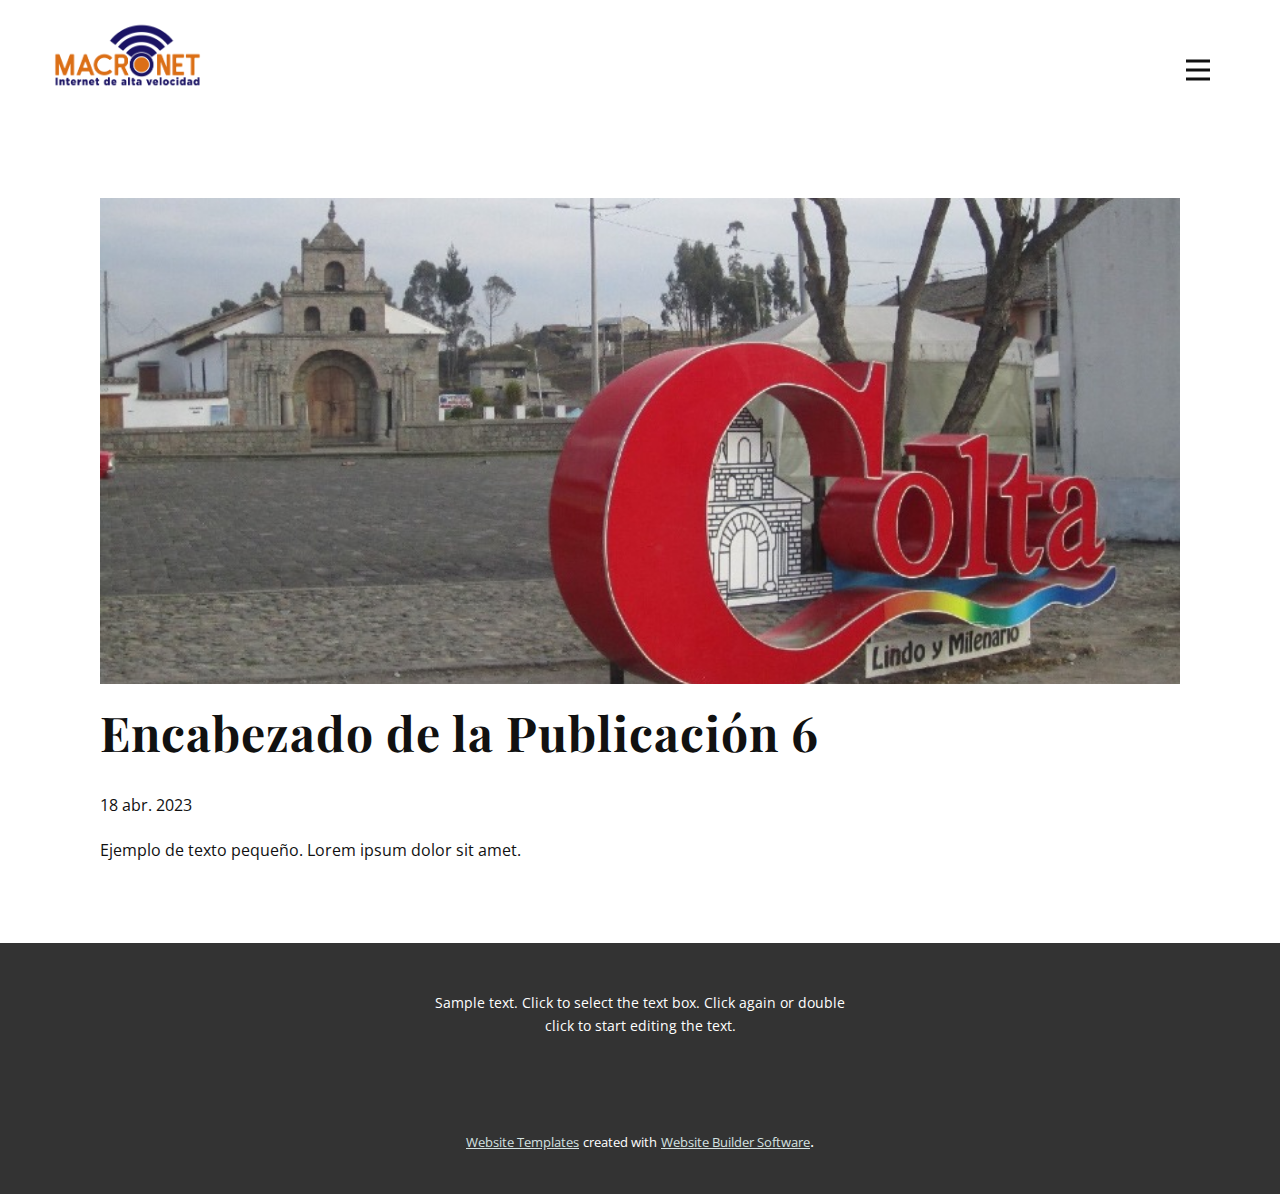
<file: blog/enviar-5.html>
<!DOCTYPE html>
<html style="font-size: 16px;" lang="es"><head>
    <meta name="viewport" content="width=device-width, initial-scale=1.0">
    <meta charset="utf-8">
    <meta name="keywords" content="Encabezado de la Publicación 1">
    <meta name="description" content="">
    <title>Encabezado de la Publicación 6</title>
    <link rel="stylesheet" href="../nicepage.css" media="screen">
<link rel="stylesheet" href="../Post-Template.css" media="screen">
    <script class="u-script" type="text/javascript" src="../jquery.js" defer=""></script>
    <script class="u-script" type="text/javascript" src="../nicepage.js" defer=""></script>
    <meta name="generator" content="Nicepage 5.8.2, nicepage.com">
    <link id="u-theme-google-font" rel="stylesheet" href="https://fonts.googleapis.com/css?family=Playfair+Display:400,400i,500,500i,600,600i,700,700i,800,800i,900,900i|Open+Sans:300,300i,400,400i,500,500i,600,600i,700,700i,800,800i">
    <link id="u-page-google-font" rel="stylesheet" href="https://fonts.googleapis.com/css?family=Playfair+Display:400,400i,500,500i,600,600i,700,700i,800,800i,900,900i">
    
    
    <script type="application/ld+json">{
		"@context": "http://schema.org",
		"@type": "Organization",
		"name": "hoja de vida",
		"logo": "images/MACRO-NET-LOGO-MINUSCULAS-SIN-FONDO.png"
}</script>
    <meta name="theme-color" content="#476160">
  <meta data-intl-tel-input-cdn-path="intlTelInput/"></head>
  <body class="u-body u-xl-mode" data-lang="es"><header class="u-clearfix u-header u-header" id="sec-a7b1"><div class="u-clearfix u-sheet u-sheet-1">
        <a href="https://nicepage.com" class="u-image u-logo u-image-1" data-image-width="1366" data-image-height="768">
          <img src="../images/MACRO-NET-LOGO-MINUSCULAS-SIN-FONDO.png" class="u-logo-image u-logo-image-1">
        </a>
        <nav class="u-menu u-menu-hamburger u-offcanvas u-menu-1" data-responsive-from="XL">
          <div class="menu-collapse" style="font-size: 1rem; letter-spacing: 0px;" wfd-invisible="true">
            <a class="u-button-style u-custom-left-right-menu-spacing u-custom-padding-bottom u-custom-top-bottom-menu-spacing u-nav-link u-text-active-palette-1-base u-text-hover-palette-2-base" href="#">
              <svg class="u-svg-link" viewBox="0 0 24 24"><use xmlns:xlink="http://www.w3.org/1999/xlink" xlink:href="#menu-hamburger"></use></svg>
              <svg class="u-svg-content" version="1.1" id="menu-hamburger" viewBox="0 0 16 16" x="0px" y="0px" xmlns:xlink="http://www.w3.org/1999/xlink" xmlns="http://www.w3.org/2000/svg"><g><rect y="1" width="16" height="2"></rect><rect y="7" width="16" height="2"></rect><rect y="13" width="16" height="2"></rect>
</g></svg>
            </a>
          </div>
          <div class="u-nav-container">
            <ul class="u-nav u-unstyled u-nav-1"><li class="u-nav-item"><a class="u-button-style u-nav-link u-text-active-palette-1-base u-text-hover-palette-2-base" href="../MACRO-NET.html" style="padding: 10px 20px;">MACRO NET</a>
</li><li class="u-nav-item"><a class="u-button-style u-nav-link u-text-active-palette-1-base u-text-hover-palette-2-base" href="../Copia-de-Casa.html" style="padding: 10px 20px;">Copia de Casa</a>
</li><li class="u-nav-item"><a class="u-button-style u-nav-link u-text-active-palette-1-base u-text-hover-palette-2-base" href="../Acerca-de.html" style="padding: 10px 20px;">Acerca de</a>
</li><li class="u-nav-item"><a class="u-button-style u-nav-link u-text-active-palette-1-base u-text-hover-palette-2-base" href="../Contacto.html" style="padding: 10px 20px;">Contacto</a>
</li></ul>
          </div>
          <div class="u-nav-container-collapse" wfd-invisible="true">
            <div class="u-black u-container-style u-inner-container-layout u-opacity u-opacity-95 u-sidenav">
              <div class="u-inner-container-layout u-sidenav-overflow">
                <div class="u-menu-close"></div>
                <ul class="u-align-center u-nav u-popupmenu-items u-unstyled u-nav-2"><li class="u-nav-item"><a class="u-button-style u-nav-link" href="../MACRO-NET.html" style="padding: 10px 20px;">MACRO NET</a>
</li><li class="u-nav-item"><a class="u-button-style u-nav-link" href="../Copia-de-Casa.html" style="padding: 10px 20px;">Copia de Casa</a>
</li><li class="u-nav-item"><a class="u-button-style u-nav-link" href="../Acerca-de.html" style="padding: 10px 20px;">Acerca de</a>
</li><li class="u-nav-item"><a class="u-button-style u-nav-link" href="../Contacto.html" style="padding: 10px 20px;">Contacto</a>
</li></ul>
              </div>
            </div>
            <div class="u-black u-menu-overlay u-opacity u-opacity-70" wfd-invisible="true"></div>
          </div>
        </nav>
      </div></header>
    <section class="u-align-center u-clearfix u-section-1" id="sec-0ae6">
      <div class="u-clearfix u-sheet u-valign-middle-md u-valign-middle-sm u-valign-middle-xs u-sheet-1"><!--post_details--><!--post_details_options_json--><!--{"source":""}--><!--/post_details_options_json--><!--blog_post-->
        <div class="u-container-style u-expanded-width u-post-details u-post-details-1">
          <div class="u-container-layout u-valign-middle u-container-layout-1"><!--blog_post_image-->
            <img alt="" class="u-blog-control u-expanded-width u-image u-image-default u-image-1" src="../images/COLTA.jpg"><!--/blog_post_image--><!--blog_post_header-->
            <h2 class="u-blog-control u-text u-text-1">Encabezado de la Publicación 6</h2><!--/blog_post_header--><!--blog_post_metadata-->
            <div class="u-blog-control u-metadata u-metadata-1"><!--blog_post_metadata_date-->
              <span class="u-meta-date u-meta-icon">18 abr. 2023</span><!--/blog_post_metadata_date--><!--blog_post_metadata_category-->
              <!--/blog_post_metadata_category--><!--blog_post_metadata_comments-->
              <!--/blog_post_metadata_comments-->
            </div><!--/blog_post_metadata--><!--blog_post_content-->
            <div class="u-align-justify u-blog-control u-post-content u-text u-text-2 fr-view">
  Ejemplo de texto pequeño. Lorem ipsum dolor sit amet.
  </div><!--/blog_post_content-->
          </div>
        </div><!--/blog_post--><!--/post_details-->
      </div>
    </section>
    
    
    <footer class="u-align-center u-clearfix u-footer u-grey-80 u-footer" id="sec-6c1d"><div class="u-clearfix u-sheet u-sheet-1">
        <p class="u-small-text u-text u-text-variant u-text-1">Sample text. Click to select the text box. Click again or double click to start editing the text.</p>
      </div></footer>
    <section class="u-backlink u-clearfix u-grey-80">
      <a class="u-link" href="https://nicepage.com/website-templates" target="_blank">
        <span>Website Templates</span>
      </a>
      <p class="u-text">
        <span>created with</span>
      </p>
      <a class="u-link" href="" target="_blank">
        <span>Website Builder Software</span>
      </a>. 
    </section>
  
</body></html>
</file>
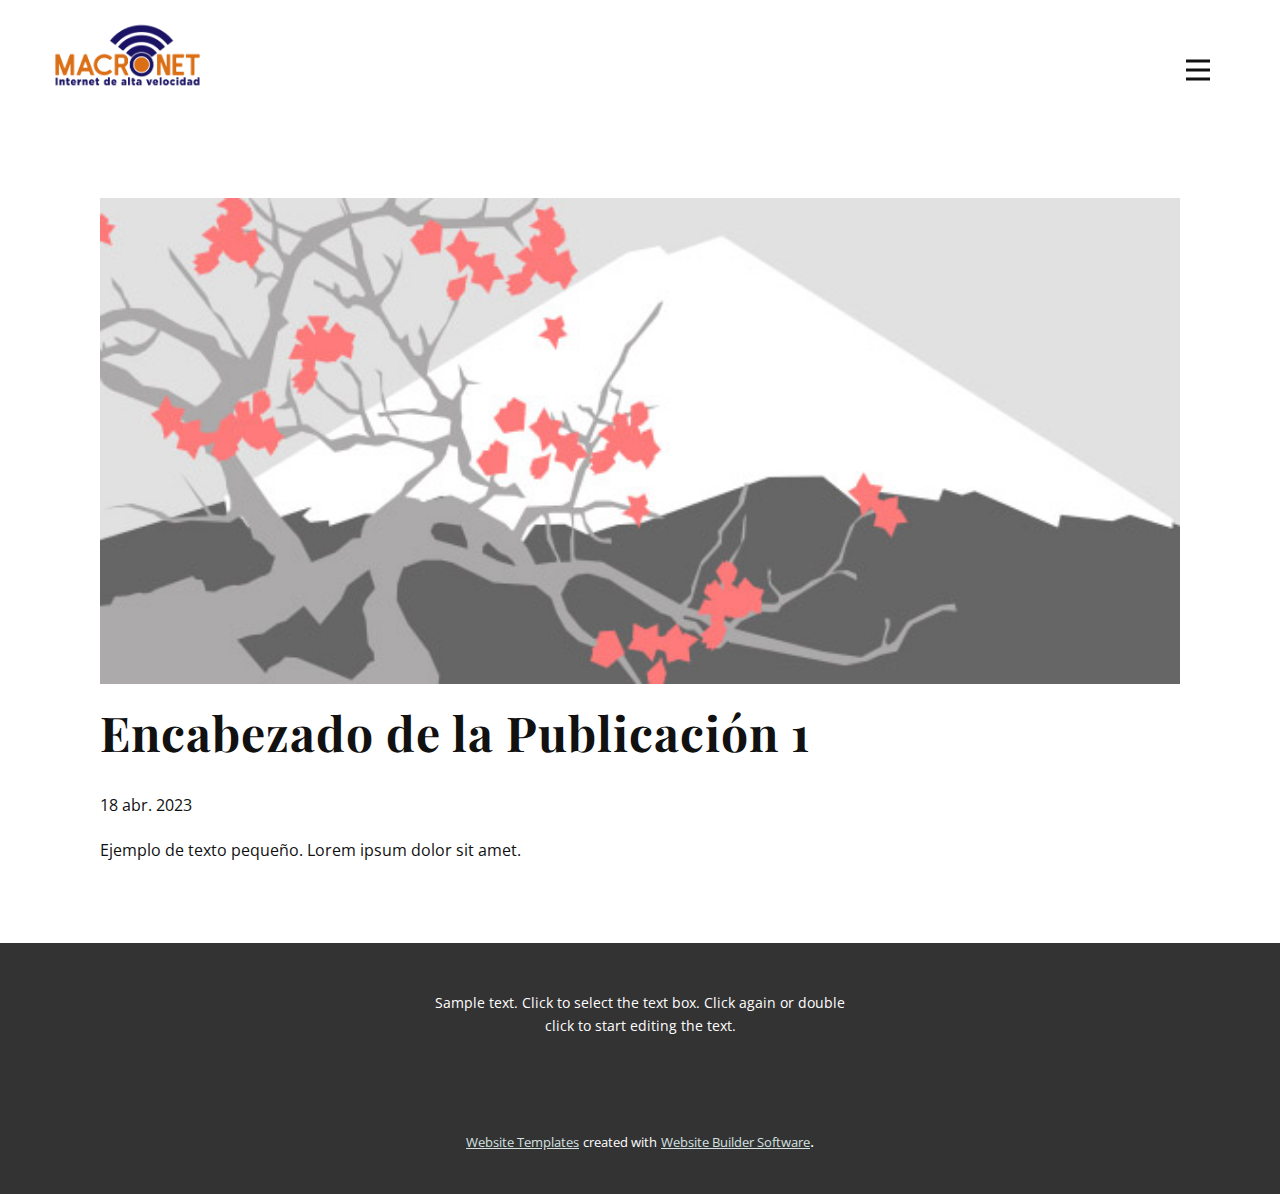
<file: blog/enviar.html>
<!DOCTYPE html>
<html style="font-size: 16px;" lang="es"><head>
    <meta name="viewport" content="width=device-width, initial-scale=1.0">
    <meta charset="utf-8">
    <meta name="keywords" content="Encabezado de la Publicación 1">
    <meta name="description" content="">
    <title>Encabezado de la Publicación 1</title>
    <link rel="stylesheet" href="../nicepage.css" media="screen">
<link rel="stylesheet" href="../Post-Template.css" media="screen">
    <script class="u-script" type="text/javascript" src="../jquery.js" defer=""></script>
    <script class="u-script" type="text/javascript" src="../nicepage.js" defer=""></script>
    <meta name="generator" content="Nicepage 5.8.2, nicepage.com">
    <link id="u-theme-google-font" rel="stylesheet" href="https://fonts.googleapis.com/css?family=Playfair+Display:400,400i,500,500i,600,600i,700,700i,800,800i,900,900i|Open+Sans:300,300i,400,400i,500,500i,600,600i,700,700i,800,800i">
    <link id="u-page-google-font" rel="stylesheet" href="https://fonts.googleapis.com/css?family=Playfair+Display:400,400i,500,500i,600,600i,700,700i,800,800i,900,900i">
    
    
    <script type="application/ld+json">{
		"@context": "http://schema.org",
		"@type": "Organization",
		"name": "hoja de vida",
		"logo": "images/MACRO-NET-LOGO-MINUSCULAS-SIN-FONDO.png"
}</script>
    <meta name="theme-color" content="#476160">
  <meta data-intl-tel-input-cdn-path="intlTelInput/"></head>
  <body class="u-body u-xl-mode" data-lang="es"><header class="u-clearfix u-header u-header" id="sec-a7b1"><div class="u-clearfix u-sheet u-sheet-1">
        <a href="https://nicepage.com" class="u-image u-logo u-image-1" data-image-width="1366" data-image-height="768">
          <img src="../images/MACRO-NET-LOGO-MINUSCULAS-SIN-FONDO.png" class="u-logo-image u-logo-image-1">
        </a>
        <nav class="u-menu u-menu-hamburger u-offcanvas u-menu-1" data-responsive-from="XL">
          <div class="menu-collapse" style="font-size: 1rem; letter-spacing: 0px;" wfd-invisible="true">
            <a class="u-button-style u-custom-left-right-menu-spacing u-custom-padding-bottom u-custom-top-bottom-menu-spacing u-nav-link u-text-active-palette-1-base u-text-hover-palette-2-base" href="#">
              <svg class="u-svg-link" viewBox="0 0 24 24"><use xmlns:xlink="http://www.w3.org/1999/xlink" xlink:href="#menu-hamburger"></use></svg>
              <svg class="u-svg-content" version="1.1" id="menu-hamburger" viewBox="0 0 16 16" x="0px" y="0px" xmlns:xlink="http://www.w3.org/1999/xlink" xmlns="http://www.w3.org/2000/svg"><g><rect y="1" width="16" height="2"></rect><rect y="7" width="16" height="2"></rect><rect y="13" width="16" height="2"></rect>
</g></svg>
            </a>
          </div>
          <div class="u-nav-container">
            <ul class="u-nav u-unstyled u-nav-1"><li class="u-nav-item"><a class="u-button-style u-nav-link u-text-active-palette-1-base u-text-hover-palette-2-base" href="../MACRO-NET.html" style="padding: 10px 20px;">MACRO NET</a>
</li><li class="u-nav-item"><a class="u-button-style u-nav-link u-text-active-palette-1-base u-text-hover-palette-2-base" href="../Copia-de-Casa.html" style="padding: 10px 20px;">Copia de Casa</a>
</li><li class="u-nav-item"><a class="u-button-style u-nav-link u-text-active-palette-1-base u-text-hover-palette-2-base" href="../Acerca-de.html" style="padding: 10px 20px;">Acerca de</a>
</li><li class="u-nav-item"><a class="u-button-style u-nav-link u-text-active-palette-1-base u-text-hover-palette-2-base" href="../Contacto.html" style="padding: 10px 20px;">Contacto</a>
</li></ul>
          </div>
          <div class="u-nav-container-collapse" wfd-invisible="true">
            <div class="u-black u-container-style u-inner-container-layout u-opacity u-opacity-95 u-sidenav">
              <div class="u-inner-container-layout u-sidenav-overflow">
                <div class="u-menu-close"></div>
                <ul class="u-align-center u-nav u-popupmenu-items u-unstyled u-nav-2"><li class="u-nav-item"><a class="u-button-style u-nav-link" href="../MACRO-NET.html" style="padding: 10px 20px;">MACRO NET</a>
</li><li class="u-nav-item"><a class="u-button-style u-nav-link" href="../Copia-de-Casa.html" style="padding: 10px 20px;">Copia de Casa</a>
</li><li class="u-nav-item"><a class="u-button-style u-nav-link" href="../Acerca-de.html" style="padding: 10px 20px;">Acerca de</a>
</li><li class="u-nav-item"><a class="u-button-style u-nav-link" href="../Contacto.html" style="padding: 10px 20px;">Contacto</a>
</li></ul>
              </div>
            </div>
            <div class="u-black u-menu-overlay u-opacity u-opacity-70" wfd-invisible="true"></div>
          </div>
        </nav>
      </div></header>
    <section class="u-align-center u-clearfix u-section-1" id="sec-0ae6">
      <div class="u-clearfix u-sheet u-valign-middle-md u-valign-middle-sm u-valign-middle-xs u-sheet-1"><!--post_details--><!--post_details_options_json--><!--{"source":""}--><!--/post_details_options_json--><!--blog_post-->
        <div class="u-container-style u-expanded-width u-post-details u-post-details-1">
          <div class="u-container-layout u-valign-middle u-container-layout-1"><!--blog_post_image-->
            <img alt="" class="u-blog-control u-expanded-width u-image u-image-default u-image-1" src="../images/0fd3416c.jpeg"><!--/blog_post_image--><!--blog_post_header-->
            <h2 class="u-blog-control u-text u-text-1">Encabezado de la Publicación 1</h2><!--/blog_post_header--><!--blog_post_metadata-->
            <div class="u-blog-control u-metadata u-metadata-1"><!--blog_post_metadata_date-->
              <span class="u-meta-date u-meta-icon">18 abr. 2023</span><!--/blog_post_metadata_date--><!--blog_post_metadata_category-->
              <!--/blog_post_metadata_category--><!--blog_post_metadata_comments-->
              <!--/blog_post_metadata_comments-->
            </div><!--/blog_post_metadata--><!--blog_post_content-->
            <div class="u-align-justify u-blog-control u-post-content u-text u-text-2 fr-view">
  Ejemplo de texto pequeño. Lorem ipsum dolor sit amet.
  </div><!--/blog_post_content-->
          </div>
        </div><!--/blog_post--><!--/post_details-->
      </div>
    </section>
    
    
    <footer class="u-align-center u-clearfix u-footer u-grey-80 u-footer" id="sec-6c1d"><div class="u-clearfix u-sheet u-sheet-1">
        <p class="u-small-text u-text u-text-variant u-text-1">Sample text. Click to select the text box. Click again or double click to start editing the text.</p>
      </div></footer>
    <section class="u-backlink u-clearfix u-grey-80">
      <a class="u-link" href="https://nicepage.com/website-templates" target="_blank">
        <span>Website Templates</span>
      </a>
      <p class="u-text">
        <span>created with</span>
      </p>
      <a class="u-link" href="" target="_blank">
        <span>Website Builder Software</span>
      </a>. 
    </section>
  
</body></html>
</file>
